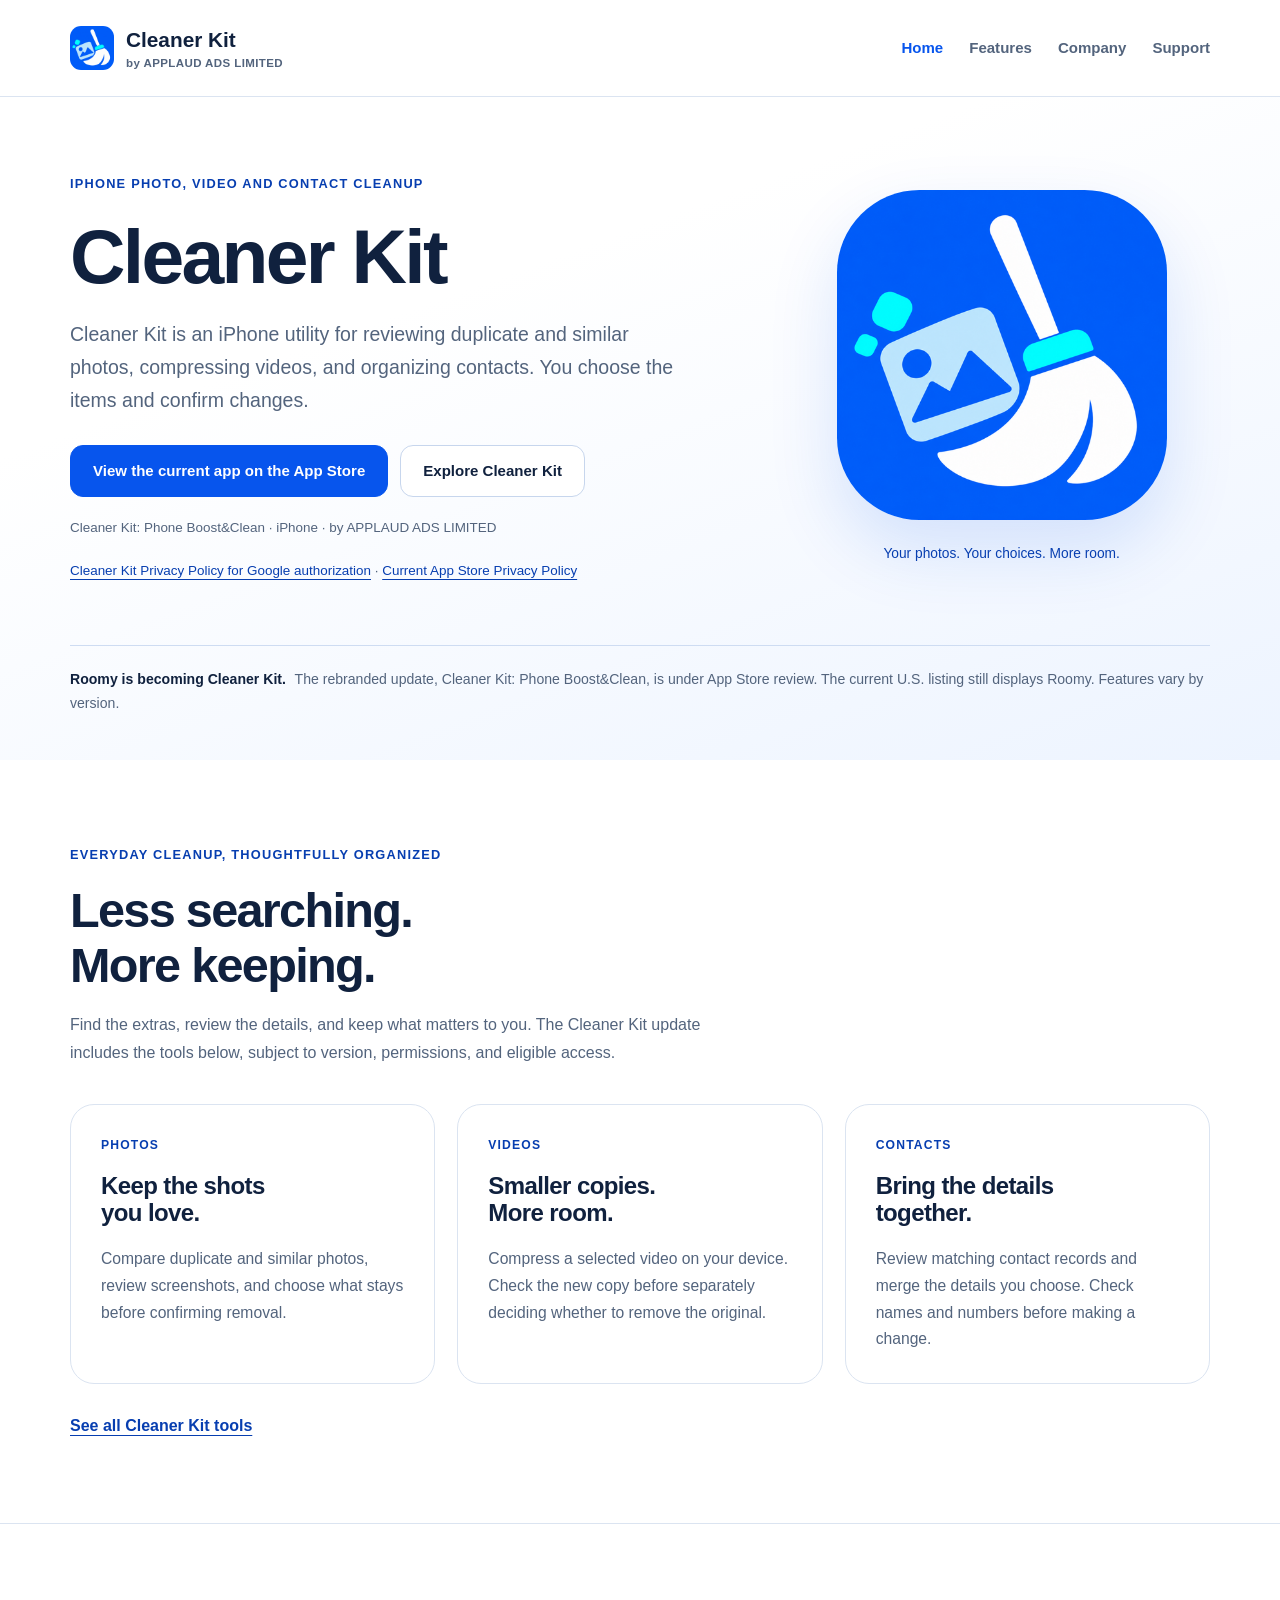
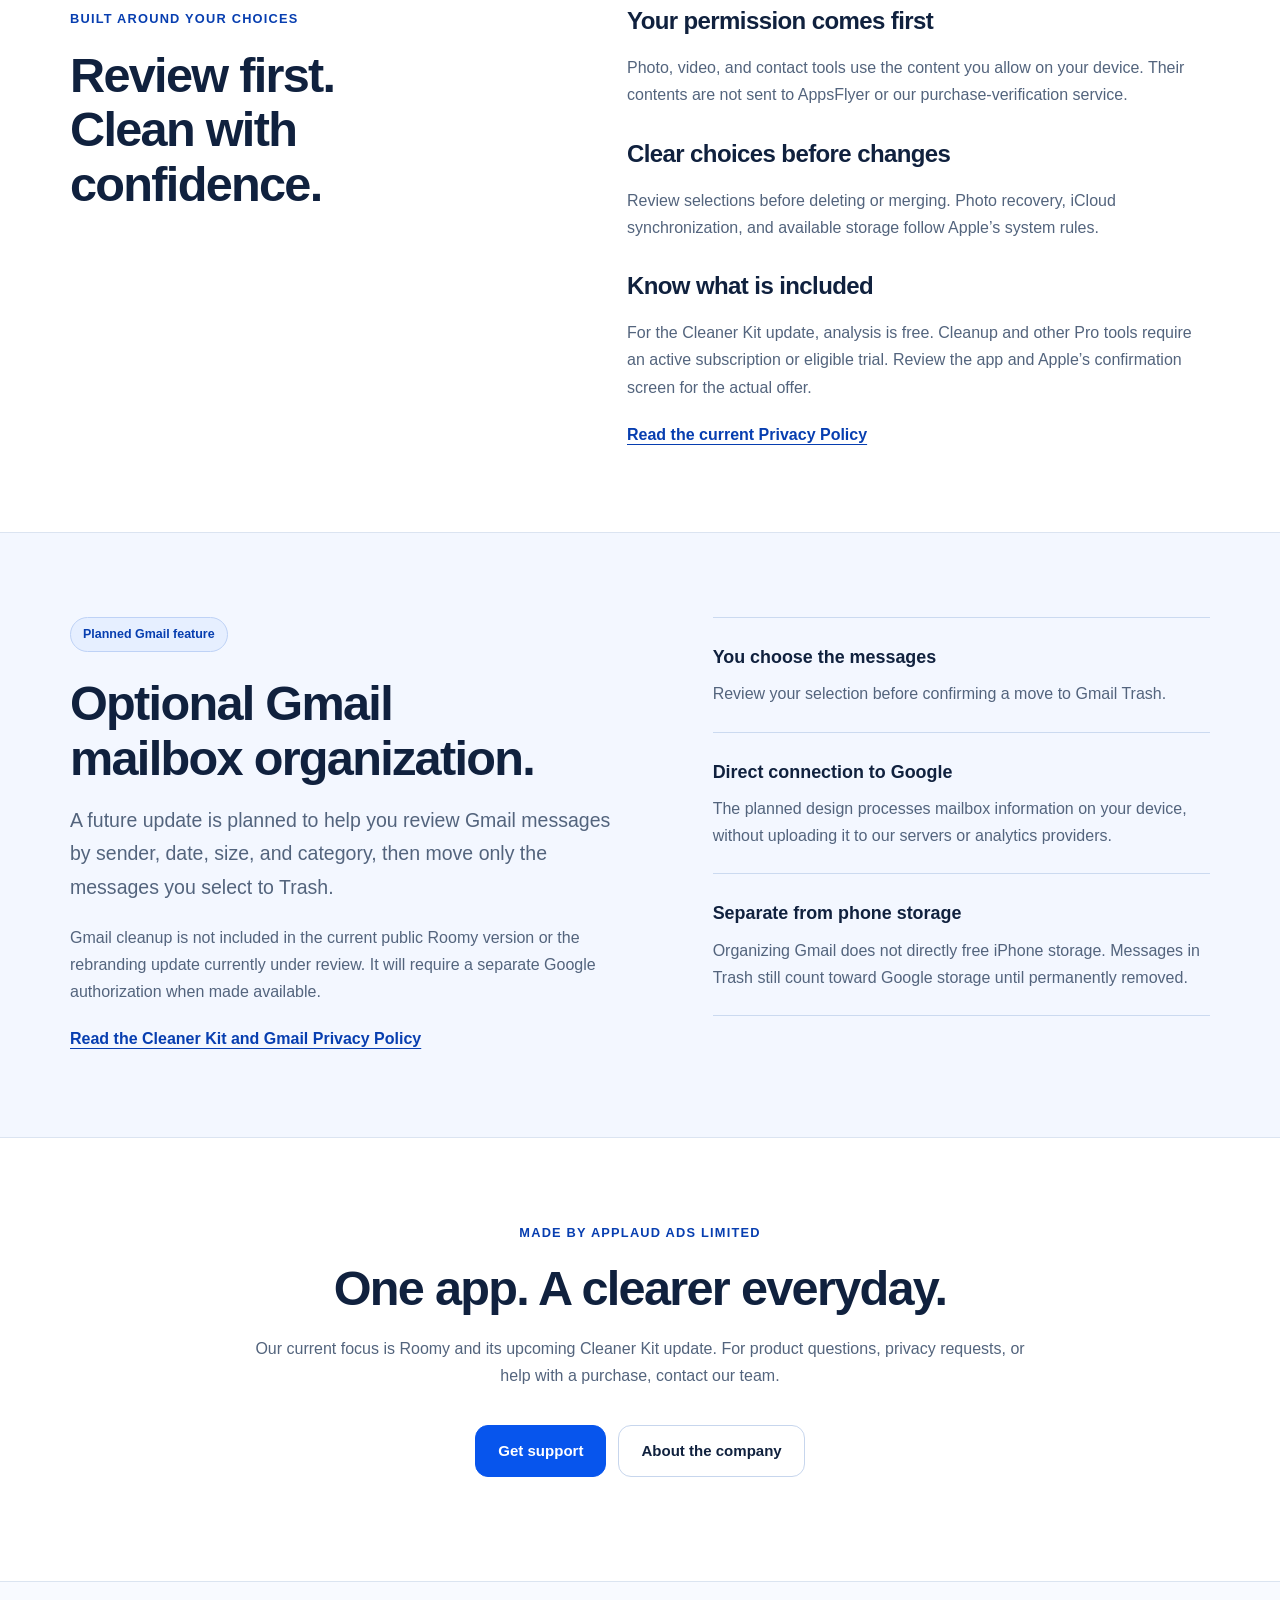
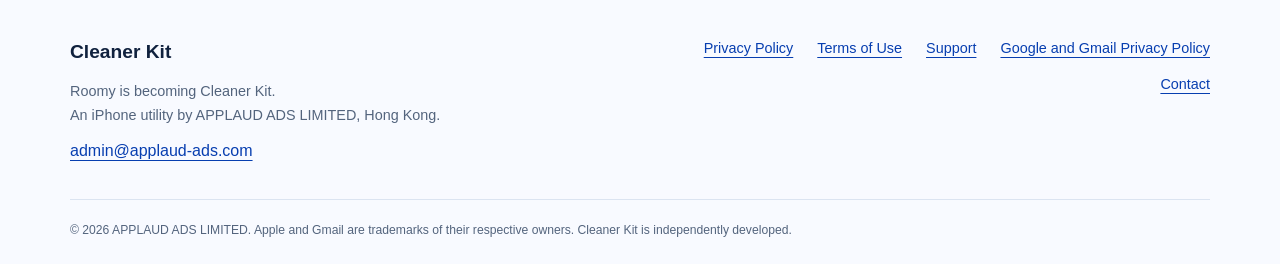
<file: index.html>
<!doctype html>
<html lang="en">
<head>
  <meta charset="utf-8">
  <meta name="viewport" content="width=device-width, initial-scale=1">
  <title>Cleaner Kit — iPhone Cleanup by APPLAUD ADS LIMITED</title>
  <meta name="description" content="Meet Cleaner Kit, the upcoming name of Roomy. Photo and video cleanup, contact organization, and a planned Gmail inbox tool by APPLAUD ADS LIMITED.">
  <meta name="theme-color" content="#0755ed">
  <link rel="canonical" href="https://applaud-ads.com/">
  <link rel="icon" type="image/png" href="favicon.png">
  <link rel="apple-touch-icon" href="cleaner-kit-icon.png">
  <link rel="stylesheet" href="site.css?v=20261119">
  <meta property="og:type" content="website">
  <meta property="og:site_name" content="Cleaner Kit · APPLAUD ADS LIMITED">
  <meta property="og:title" content="Cleaner Kit — iPhone Cleanup by APPLAUD ADS LIMITED">
  <meta property="og:description" content="Meet Cleaner Kit, the upcoming name of Roomy. Photo and video cleanup, contact organization, and a planned Gmail inbox tool by APPLAUD ADS LIMITED.">
  <meta property="og:image" content="https://applaud-ads.com/cleaner-kit-icon.png">
<script type="application/ld+json">{"@context": "https://schema.org", "@type": "SoftwareApplication", "name": "Cleaner Kit", "alternateName": ["Roomy", "Cleaner Kit: Phone Boost&Clean"], "applicationCategory": "UtilitiesApplication", "operatingSystem": "iOS", "url": "https://applaud-ads.com/", "image": "https://applaud-ads.com/cleaner-kit-icon.png", "description": "An iPhone utility for photo review, video compression and contact organization. Roomy is being rebranded as Cleaner Kit.", "publisher": {"@type": "Organization", "name": "APPLAUD ADS LIMITED", "url": "https://applaud-ads.com/", "email": "admin@applaud-ads.com"}}</script>
</head>
<body id="top">
  <a class="skip" href="#main">Skip to content</a>
  <header class="header"><div class="wrap header-inner">
    <a class="brand" href="index.html"><img src="cleaner-kit-icon.png" alt="" width="44" height="44"><span>Cleaner Kit<small>by APPLAUD ADS LIMITED</small></span></a>
    <nav aria-label="Main navigation"><a href="index.html" aria-current="page">Home</a><a href="products.html">Features</a><a href="about.html">Company</a><a href="support.html">Support</a></nav>
  </div></header>
  <main id="main" class="">
<section class="hero"><div class="wrap hero-grid"><div><p class="eyebrow">iPhone photo, video and contact cleanup</p><h1>Cleaner Kit</h1><p class="lead">Cleaner Kit is an iPhone utility for reviewing duplicate and similar photos, compressing videos, and organizing contacts. You choose the items and confirm changes.</p><div class="actions"><a class="button" href="https://apps.apple.com/us/app/id6826780380">View the current app on the App Store</a><a class="button secondary" href="products.html">Explore Cleaner Kit</a></div><p class="fine">Cleaner Kit: Phone Boost&amp;Clean · iPhone · by APPLAUD ADS LIMITED</p><p class="fine"><a href="gmail-privacy.html">Cleaner Kit Privacy Policy for Google authorization</a> · <a href="privacy-policy.html">Current App Store Privacy Policy</a></p></div><div class="brand-art"><img src="cleaner-kit-icon.png" alt="Cleaner Kit app icon: a white brush and photo on a blue background" width="512" height="512"><p>Your photos. Your choices. More room.</p></div></div><div class="wrap"><div class="release"><strong>Roomy is becoming Cleaner Kit.</strong> The rebranded update, Cleaner Kit: Phone Boost&amp;Clean, is under App Store review. The current U.S. listing still displays Roomy. Features vary by version.</div></div></section>
<section class="section"><div class="wrap"><div class="section-intro"><p class="eyebrow">Everyday cleanup, thoughtfully organized</p><h2>Less searching.<br>More keeping.</h2><p>Find the extras, review the details, and keep what matters to you. The Cleaner Kit update includes the tools below, subject to version, permissions, and eligible access.</p></div><div class="features"><article class="feature"><p class="eyebrow">Photos</p><h3>Keep the shots you love.</h3><p>Compare duplicate and similar photos, review screenshots, and choose what stays before confirming removal.</p></article><article class="feature"><p class="eyebrow">Videos</p><h3>Smaller copies. More room.</h3><p>Compress a selected video on your device. Check the new copy before separately deciding whether to remove the original.</p></article><article class="feature"><p class="eyebrow">Contacts</p><h3>Bring the details together.</h3><p>Review matching contact records and merge the details you choose. Check names and numbers before making a change.</p></article></div><p class="section-end"><a class="text-link" href="products.html">See all Cleaner Kit tools</a></p></div></section>
<section class="section"><div class="wrap principles"><div><p class="eyebrow">Built around your choices</p><h2>Review first.<br>Clean with confidence.</h2></div><div><h3>Your permission comes first</h3><p>Photo, video, and contact tools use the content you allow on your device. Their contents are not sent to AppsFlyer or our purchase-verification service.</p><h3>Clear choices before changes</h3><p>Review selections before deleting or merging. Photo recovery, iCloud synchronization, and available storage follow Apple’s system rules.</p><h3>Know what is included</h3><p>For the Cleaner Kit update, analysis is free. Cleanup and other Pro tools require an active subscription or eligible trial. Review the app and Apple’s confirmation screen for the actual offer.</p><a class="text-link" href="privacy-policy.html">Read the current Privacy Policy</a></div></div></section>
<section class="section mail-section" id="gmail"><div class="wrap mail-grid"><div><span class="badge">Planned Gmail feature</span><h2>Optional Gmail<br>mailbox organization.</h2><p class="lead">A future update is planned to help you review Gmail messages by sender, date, size, and category, then move only the messages you select to Trash.</p><p>Gmail cleanup is not included in the current public Roomy version or the rebranding update currently under review. It will require a separate Google authorization when made available.</p><a class="text-link" href="gmail-privacy.html">Read the Cleaner Kit and Gmail Privacy Policy</a></div><div class="mail-points"><div><strong>You choose the messages</strong><p>Review your selection before confirming a move to Gmail Trash.</p></div><div><strong>Direct connection to Google</strong><p>The planned design processes mailbox information on your device, without uploading it to our servers or analytics providers.</p></div><div><strong>Separate from phone storage</strong><p>Organizing Gmail does not directly free iPhone storage. Messages in Trash still count toward Google storage until permanently removed.</p></div></div></div></section>
<section class="section"><div class="wrap final-callout"><p class="eyebrow">Made by APPLAUD ADS LIMITED</p><h2>One app. A clearer everyday.</h2><p>Our current focus is Roomy and its upcoming Cleaner Kit update. For product questions, privacy requests, or help with a purchase, contact our team.</p><div class="actions"><a class="button" href="support.html">Get support</a><a class="button secondary" href="about.html">About the company</a></div></div></section></main>
  <footer class="footer"><div class="wrap footer-grid">
    <div><strong>Cleaner Kit</strong><p>Roomy is becoming Cleaner Kit.<br>An iPhone utility by APPLAUD ADS LIMITED, Hong Kong.</p><a href="mailto:admin@applaud-ads.com">admin@applaud-ads.com</a></div>
    <nav aria-label="Legal and support"><a href="privacy-policy.html">Privacy Policy</a><a href="terms-of-use.html">Terms of Use</a><a href="support.html">Support</a><a href="gmail-privacy.html">Google and Gmail Privacy Policy</a><a href="contact.html">Contact</a></nav>
  </div><div class="wrap copyright">© 2026 APPLAUD ADS LIMITED. Apple and Gmail are trademarks of their respective owners. Cleaner Kit is independently developed.</div></footer>
</body>
</html>
</file>
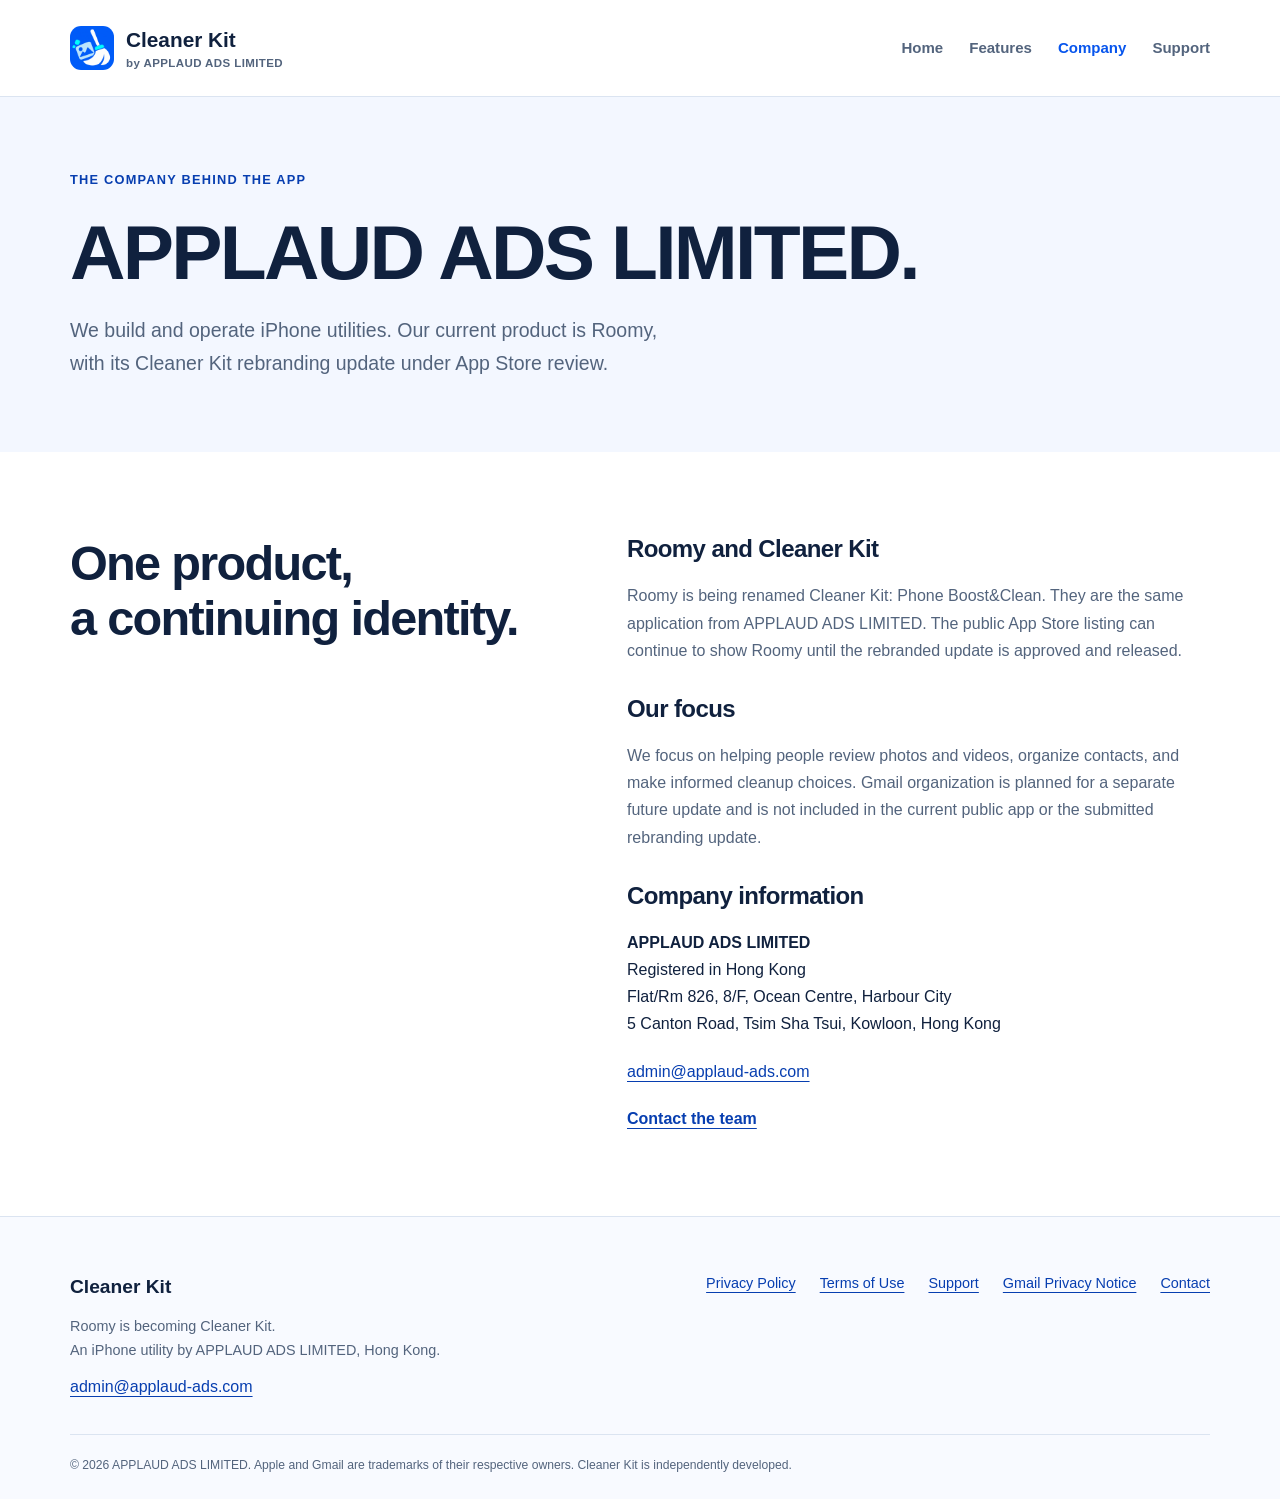
<file: about.html>
<!doctype html>
<html lang="en">
<head>
  <meta charset="utf-8">
  <meta name="viewport" content="width=device-width, initial-scale=1">
  <title>About APPLAUD ADS LIMITED — Maker of Roomy &amp; Cleaner Kit</title>
  <meta name="description" content="APPLAUD ADS LIMITED is the Hong Kong company behind Roomy and its upcoming Cleaner Kit update.">
  <meta name="theme-color" content="#0755ed">
  <link rel="canonical" href="https://applaud-ads.com/about.html">
  <link rel="icon" type="image/png" href="favicon.png">
  <link rel="apple-touch-icon" href="cleaner-kit-icon.png">
  <link rel="stylesheet" href="site.css?v=20261119">
  <meta property="og:type" content="website">
  <meta property="og:site_name" content="Cleaner Kit · APPLAUD ADS LIMITED">
  <meta property="og:title" content="About APPLAUD ADS LIMITED — Maker of Roomy &amp; Cleaner Kit">
  <meta property="og:description" content="APPLAUD ADS LIMITED is the Hong Kong company behind Roomy and its upcoming Cleaner Kit update.">
  <meta property="og:image" content="https://applaud-ads.com/cleaner-kit-icon.png">
</head>
<body id="top">
  <a class="skip" href="#main">Skip to content</a>
  <header class="header"><div class="wrap header-inner">
    <a class="brand" href="index.html"><img src="cleaner-kit-icon.png" alt="" width="44" height="44"><span>Cleaner Kit<small>by APPLAUD ADS LIMITED</small></span></a>
    <nav aria-label="Main navigation"><a href="index.html">Home</a><a href="products.html">Features</a><a href="about.html" aria-current="page">Company</a><a href="support.html">Support</a></nav>
  </div></header>
  <main id="main" class=""><section class="page-hero"><div class="wrap"><p class="eyebrow">The company behind the app</p><h1>APPLAUD ADS LIMITED.</h1><p class="lead">We build and operate iPhone utilities. Our current product is Roomy, with its Cleaner Kit rebranding update under App Store review.</p></div></section><section class="section"><div class="wrap principles"><div><h2>One product,<br>a continuing identity.</h2></div><div><h3>Roomy and Cleaner Kit</h3><p>Roomy is being renamed Cleaner Kit: Phone Boost&amp;Clean. They are the same application from APPLAUD ADS LIMITED. The public App Store listing can continue to show Roomy until the rebranded update is approved and released.</p><h3>Our focus</h3><p>We focus on helping people review photos and videos, organize contacts, and make informed cleanup choices. Gmail organization is planned for a separate future update and is not included in the current public app or the submitted rebranding update.</p><h3>Company information</h3><address><strong>APPLAUD ADS LIMITED</strong><br>Registered in Hong Kong<br>Flat/Rm 826, 8/F, Ocean Centre, Harbour City<br>5 Canton Road, Tsim Sha Tsui, Kowloon, Hong Kong</address><p><a href="mailto:admin@applaud-ads.com">admin@applaud-ads.com</a></p><a class="text-link" href="contact.html">Contact the team</a></div></div></section></main>
  <footer class="footer"><div class="wrap footer-grid">
    <div><strong>Cleaner Kit</strong><p>Roomy is becoming Cleaner Kit.<br>An iPhone utility by APPLAUD ADS LIMITED, Hong Kong.</p><a href="mailto:admin@applaud-ads.com">admin@applaud-ads.com</a></div>
    <nav aria-label="Legal and support"><a href="privacy-policy.html">Privacy Policy</a><a href="terms-of-use.html">Terms of Use</a><a href="support.html">Support</a><a href="gmail-privacy.html">Gmail Privacy Notice</a><a href="contact.html">Contact</a></nav>
  </div><div class="wrap copyright">© 2026 APPLAUD ADS LIMITED. Apple and Gmail are trademarks of their respective owners. Cleaner Kit is independently developed.</div></footer>
</body>
</html>
</file>
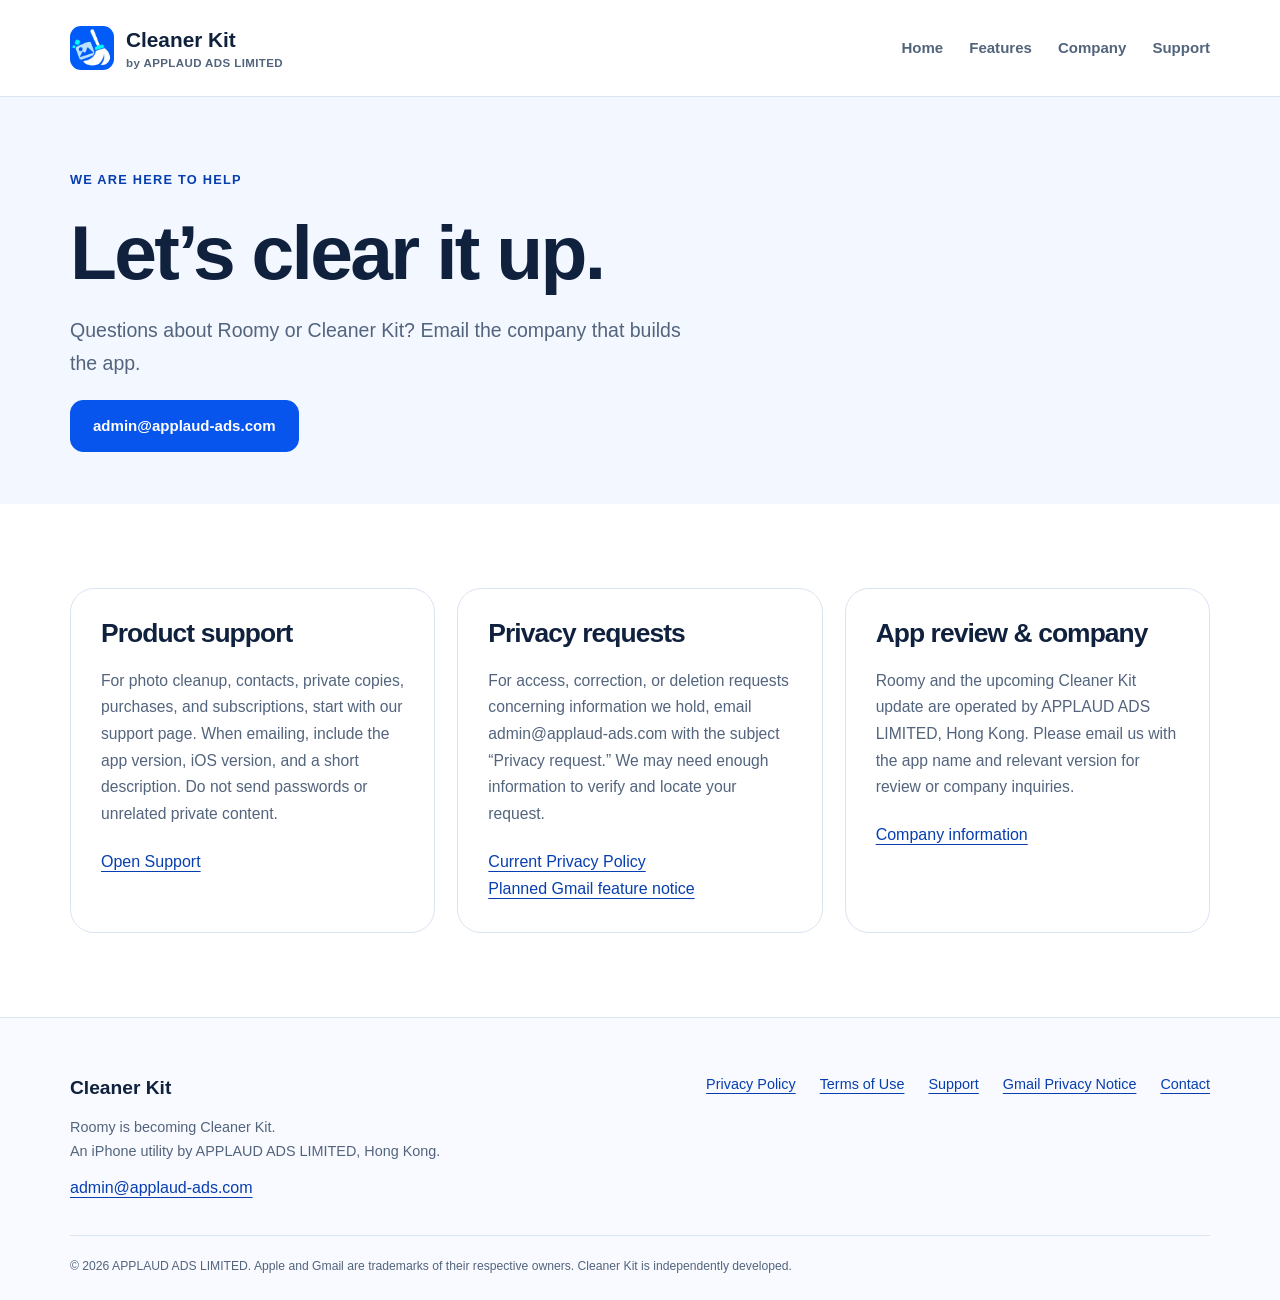
<file: contact.html>
<!doctype html>
<html lang="en">
<head>
  <meta charset="utf-8">
  <meta name="viewport" content="width=device-width, initial-scale=1">
  <title>Contact &amp; Privacy Requests — Cleaner Kit</title>
  <meta name="description" content="Contact APPLAUD ADS LIMITED for Roomy and Cleaner Kit support, privacy requests, or app review questions.">
  <meta name="theme-color" content="#0755ed">
  <link rel="canonical" href="https://applaud-ads.com/contact.html">
  <link rel="icon" type="image/png" href="favicon.png">
  <link rel="apple-touch-icon" href="cleaner-kit-icon.png">
  <link rel="stylesheet" href="site.css?v=20261119">
  <meta property="og:type" content="website">
  <meta property="og:site_name" content="Cleaner Kit · APPLAUD ADS LIMITED">
  <meta property="og:title" content="Contact &amp; Privacy Requests — Cleaner Kit">
  <meta property="og:description" content="Contact APPLAUD ADS LIMITED for Roomy and Cleaner Kit support, privacy requests, or app review questions.">
  <meta property="og:image" content="https://applaud-ads.com/cleaner-kit-icon.png">
</head>
<body id="top">
  <a class="skip" href="#main">Skip to content</a>
  <header class="header"><div class="wrap header-inner">
    <a class="brand" href="index.html"><img src="cleaner-kit-icon.png" alt="" width="44" height="44"><span>Cleaner Kit<small>by APPLAUD ADS LIMITED</small></span></a>
    <nav aria-label="Main navigation"><a href="index.html">Home</a><a href="products.html">Features</a><a href="about.html">Company</a><a href="support.html">Support</a></nav>
  </div></header>
  <main id="main" class=""><section class="page-hero"><div class="wrap"><p class="eyebrow">We are here to help</p><h1>Let’s clear it up.</h1><p class="lead">Questions about Roomy or Cleaner Kit? Email the company that builds the app.</p><a class="button" href="mailto:admin@applaud-ads.com">admin@applaud-ads.com</a></div></section><section class="section"><div class="wrap features"><article class="feature"><h2>Product support</h2><p>For photo cleanup, contacts, private copies, purchases, and subscriptions, start with our support page. When emailing, include the app version, iOS version, and a short description. Do not send passwords or unrelated private content.</p><a href="support.html">Open Support</a></article><article class="feature" id="privacy-requests"><h2>Privacy requests</h2><p>For access, correction, or deletion requests concerning information we hold, email admin@applaud-ads.com with the subject “Privacy request.” We may need enough information to verify and locate your request.</p><a href="privacy-policy.html">Current Privacy Policy</a><br><a href="gmail-privacy.html">Planned Gmail feature notice</a></article><article class="feature" id="app-review"><h2>App review &amp; company</h2><p>Roomy and the upcoming Cleaner Kit update are operated by APPLAUD ADS LIMITED, Hong Kong. Please email us with the app name and relevant version for review or company inquiries.</p><a href="about.html">Company information</a></article></div></section></main>
  <footer class="footer"><div class="wrap footer-grid">
    <div><strong>Cleaner Kit</strong><p>Roomy is becoming Cleaner Kit.<br>An iPhone utility by APPLAUD ADS LIMITED, Hong Kong.</p><a href="mailto:admin@applaud-ads.com">admin@applaud-ads.com</a></div>
    <nav aria-label="Legal and support"><a href="privacy-policy.html">Privacy Policy</a><a href="terms-of-use.html">Terms of Use</a><a href="support.html">Support</a><a href="gmail-privacy.html">Gmail Privacy Notice</a><a href="contact.html">Contact</a></nav>
  </div><div class="wrap copyright">© 2026 APPLAUD ADS LIMITED. Apple and Gmail are trademarks of their respective owners. Cleaner Kit is independently developed.</div></footer>
</body>
</html>
</file>
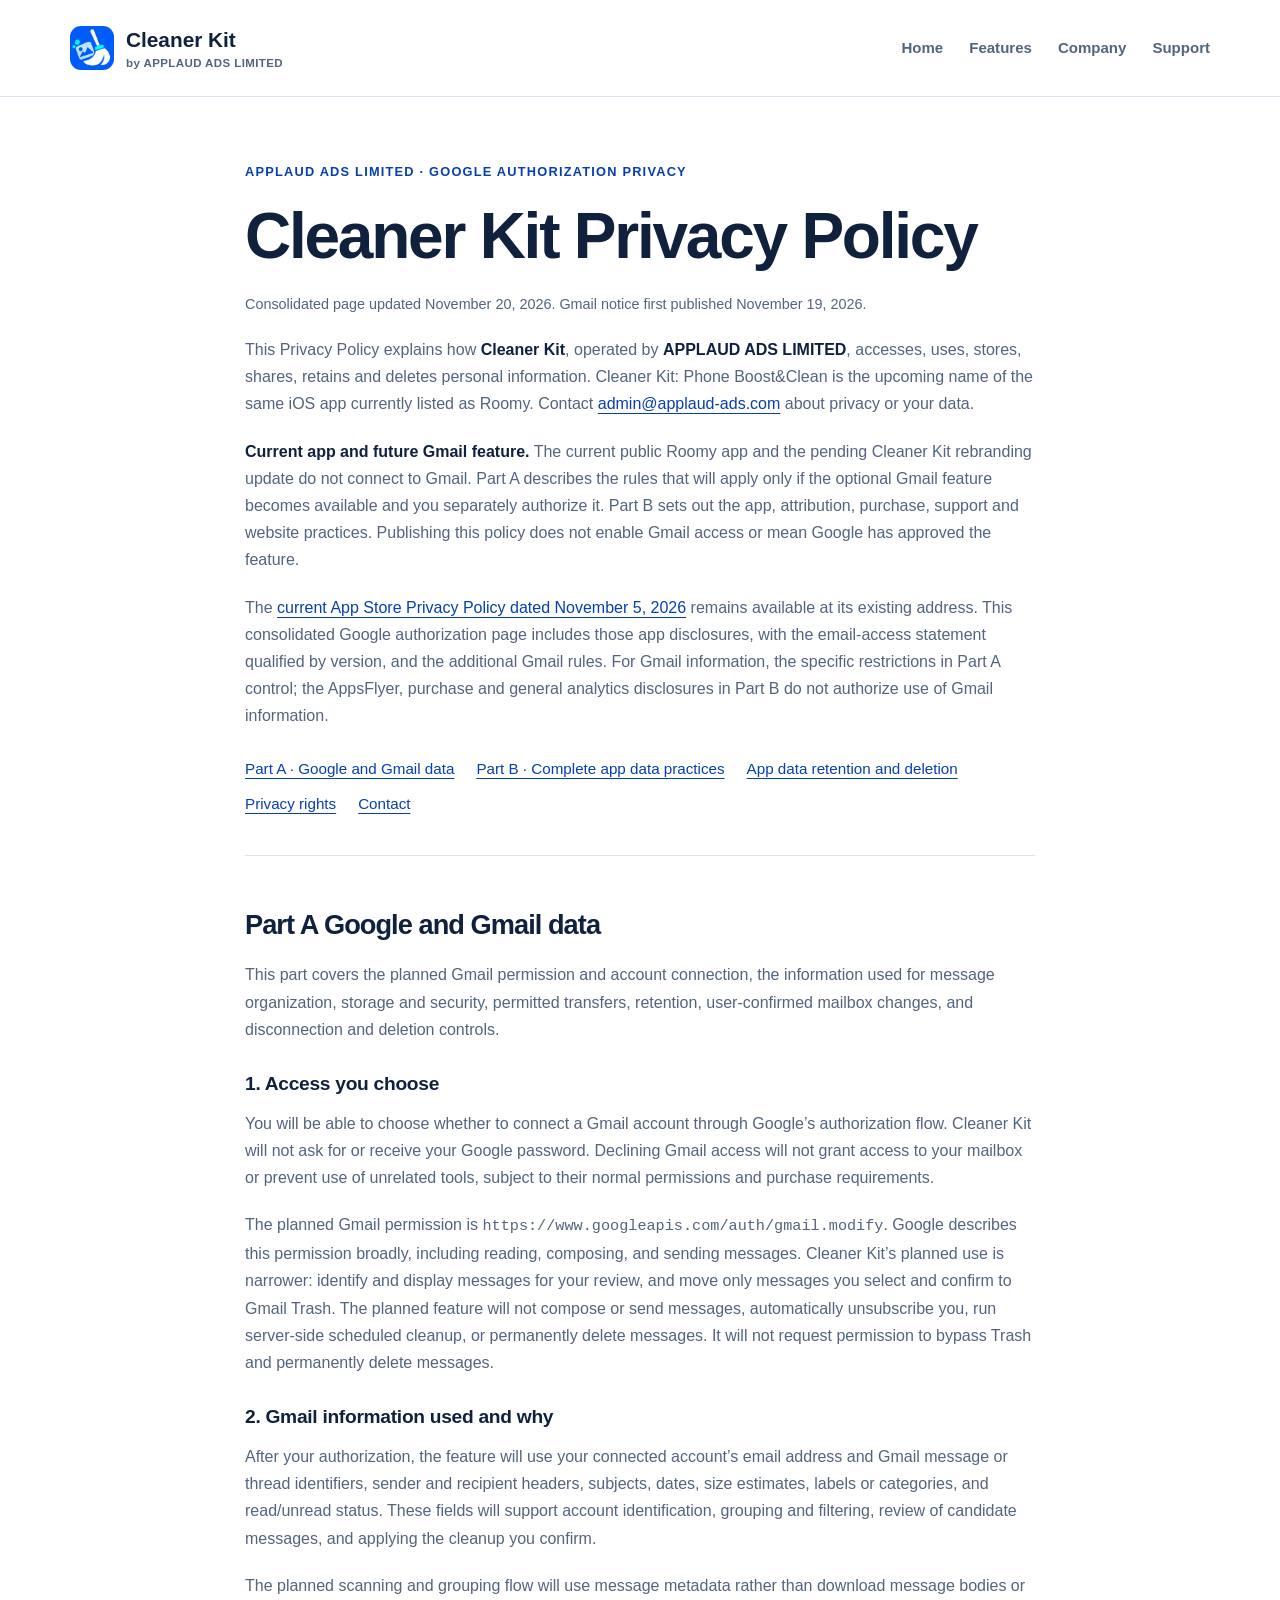
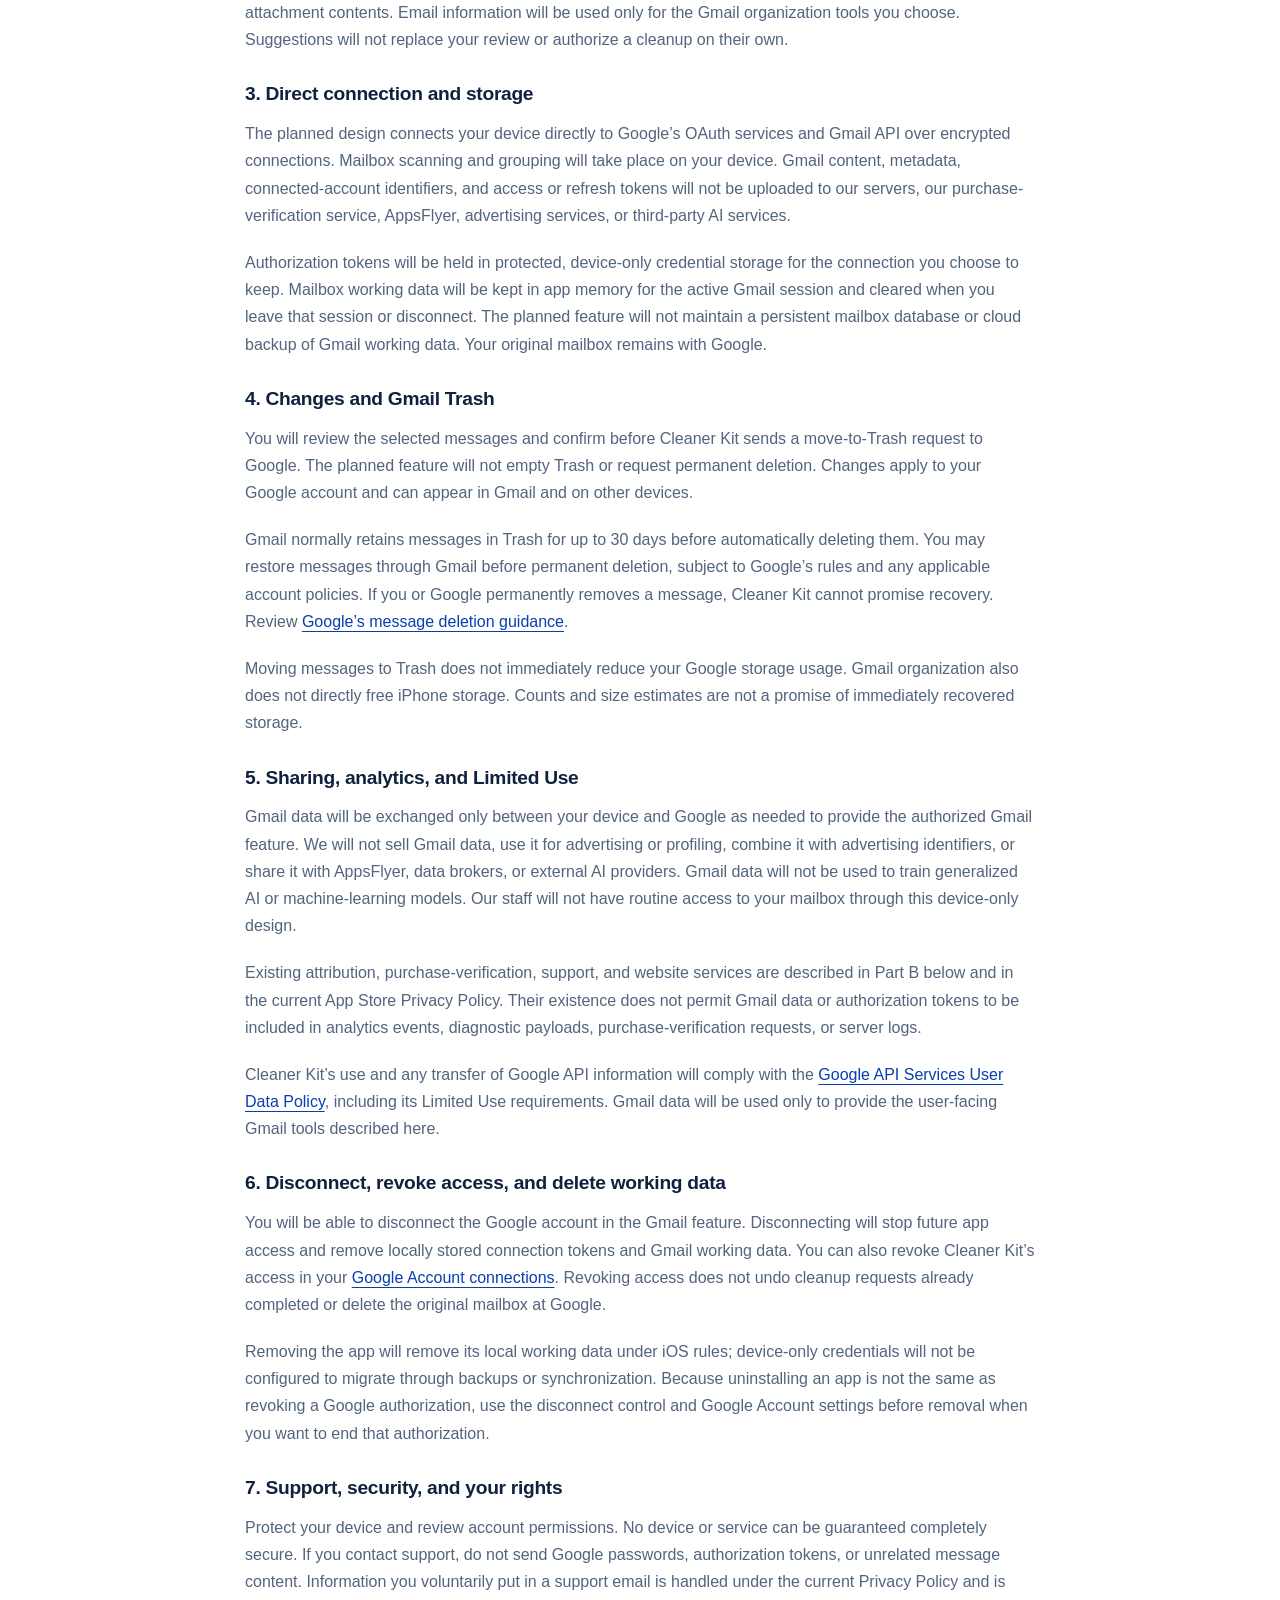
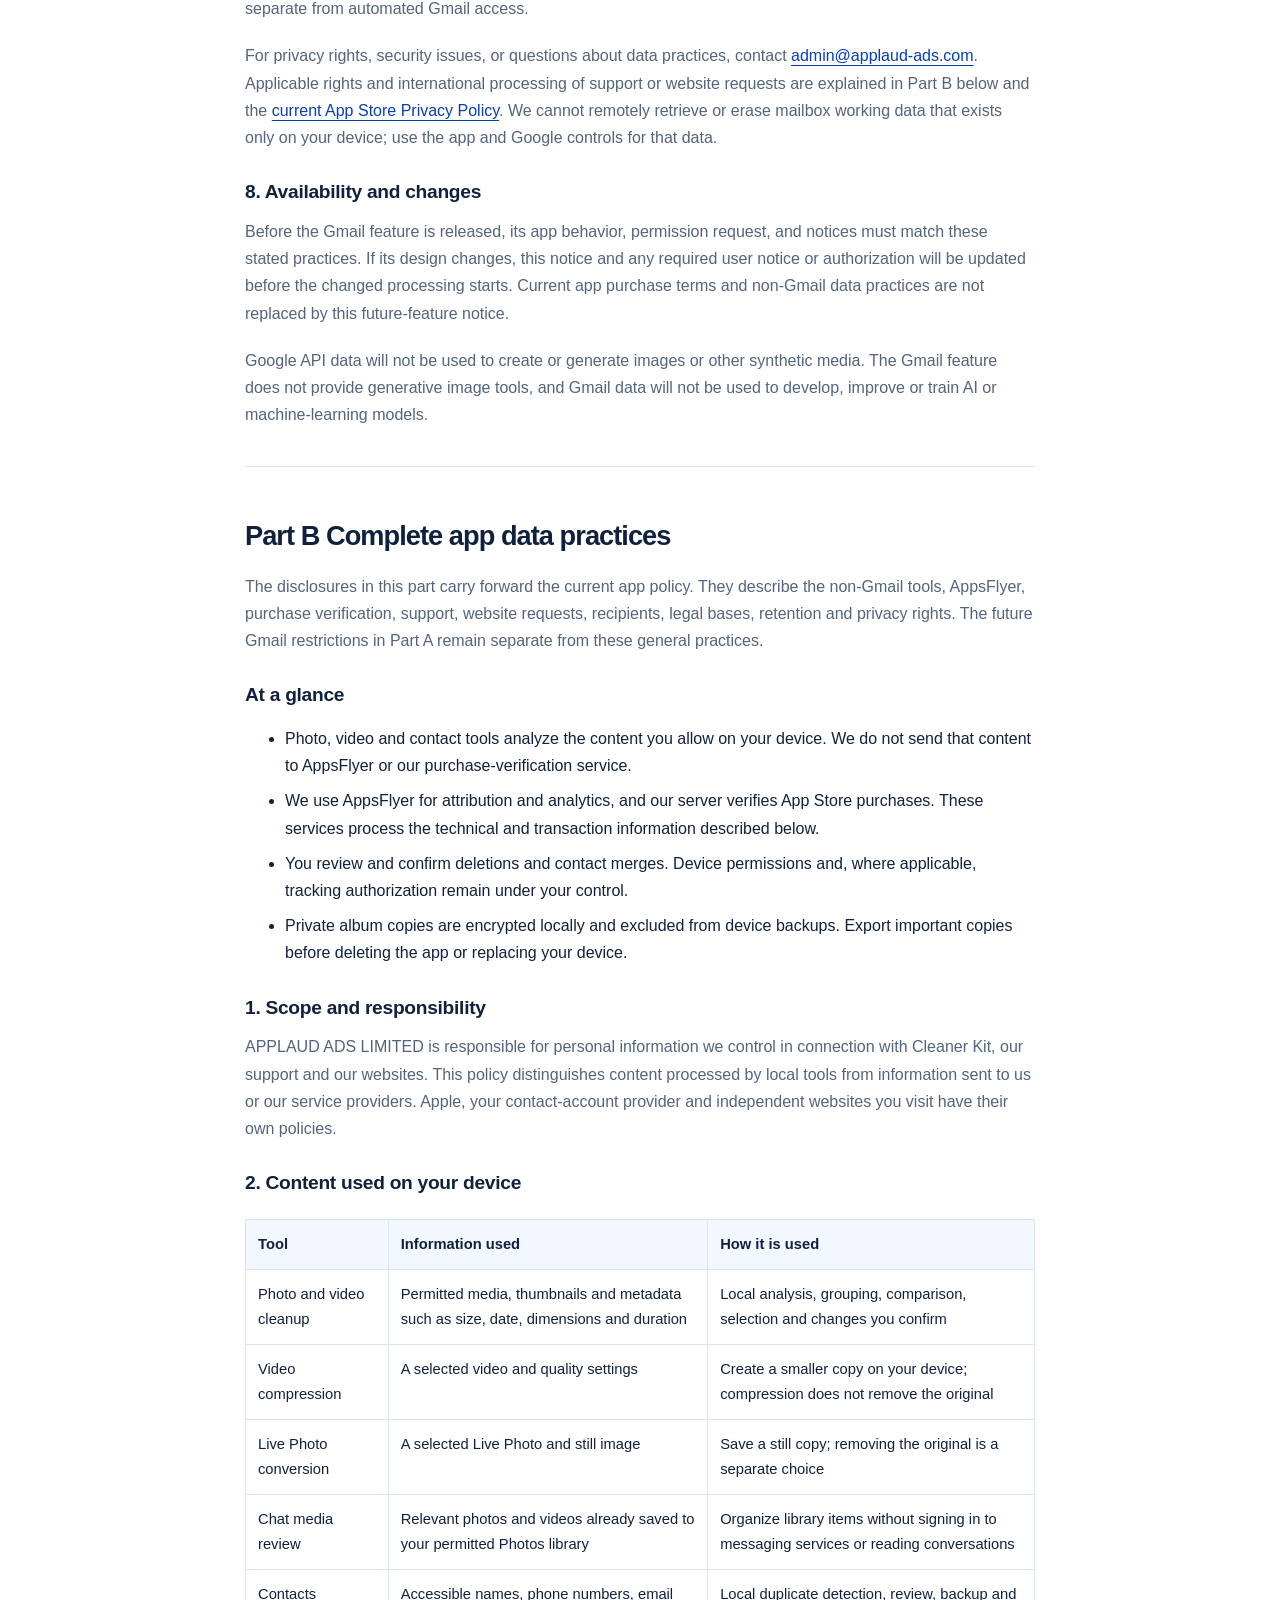
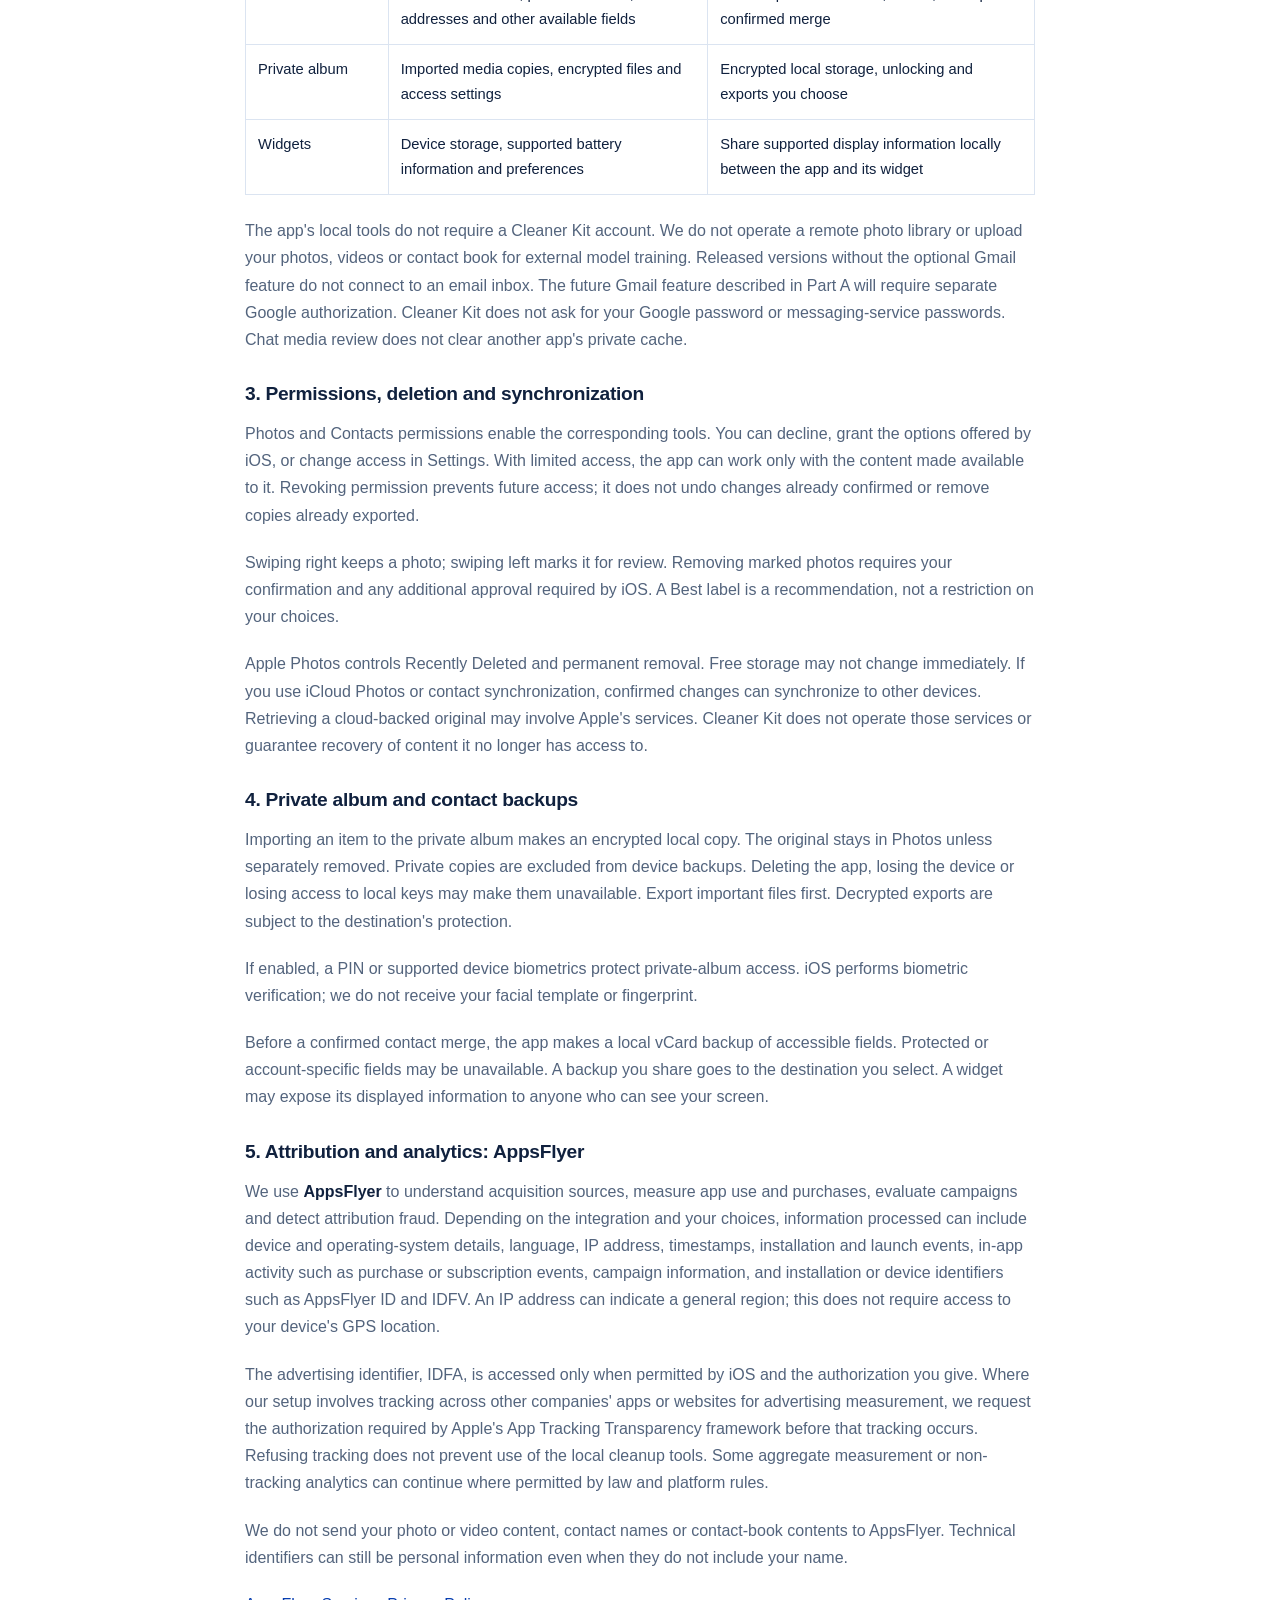
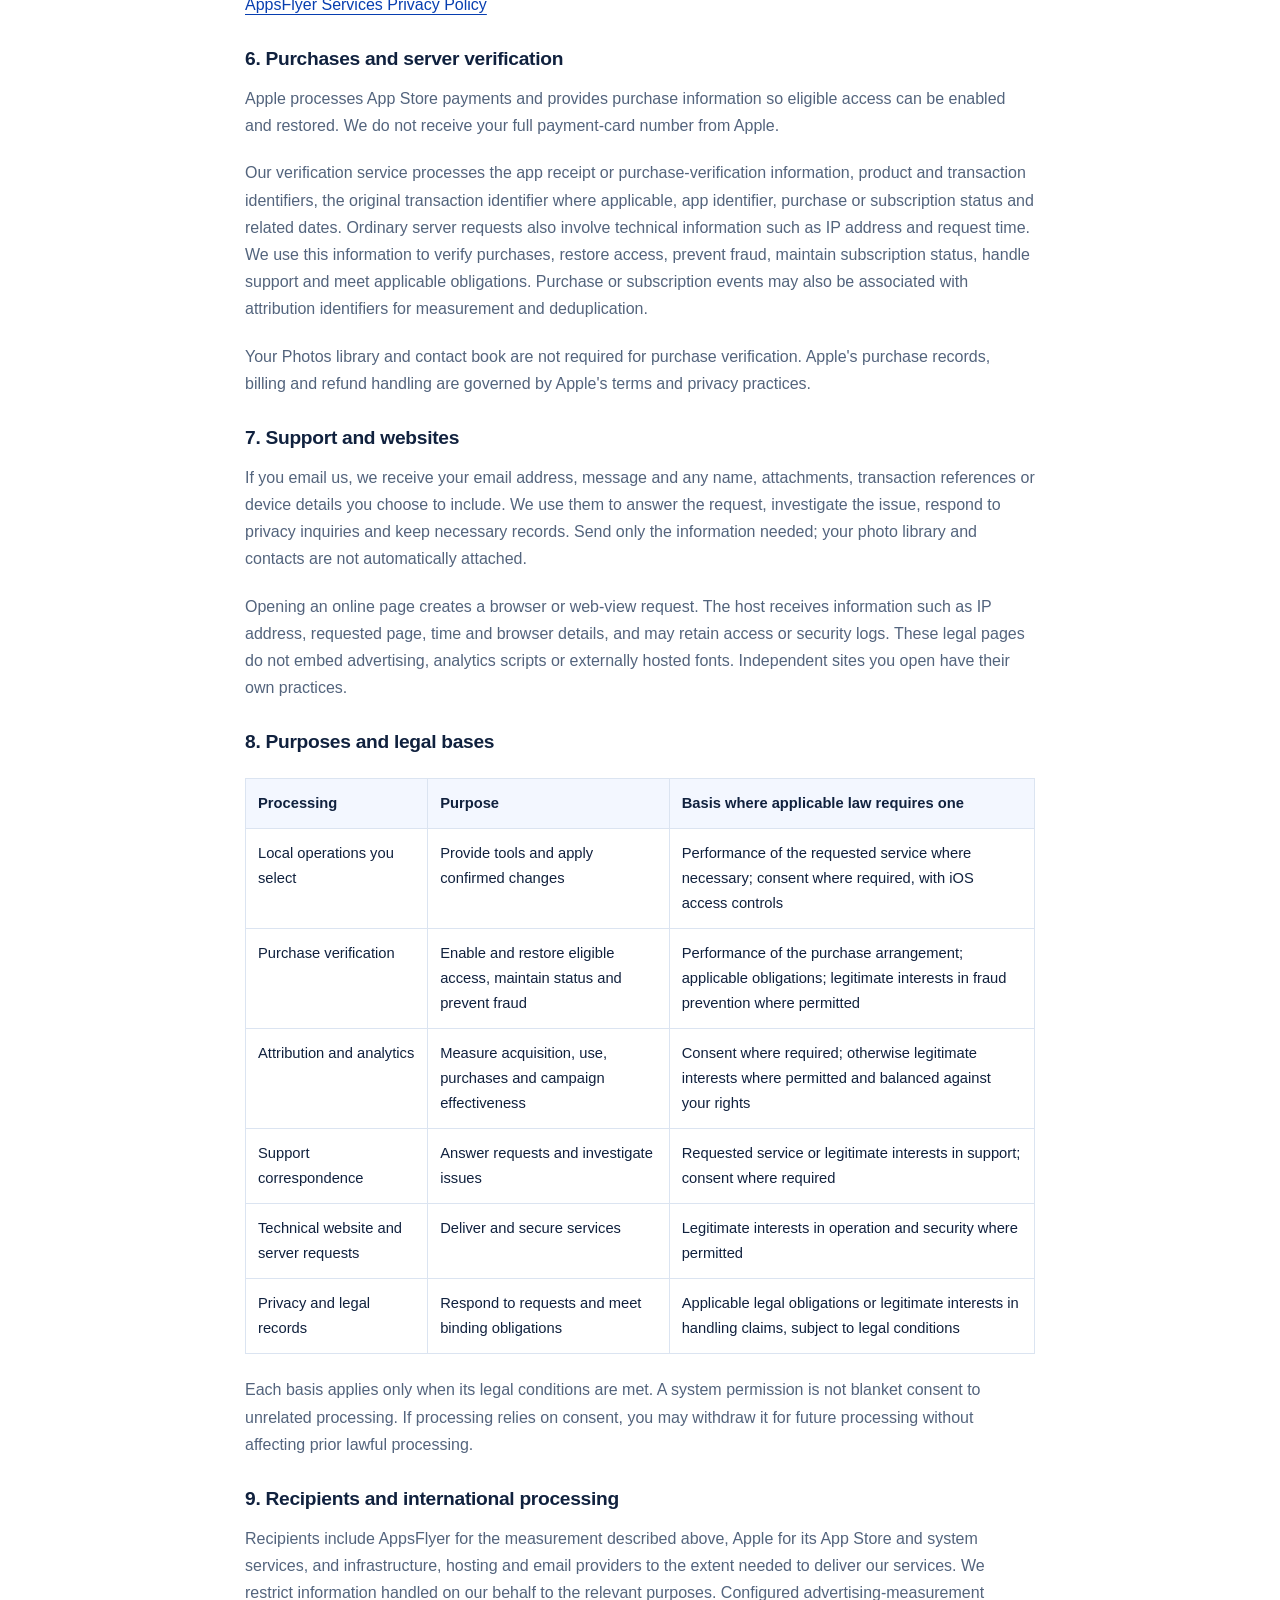
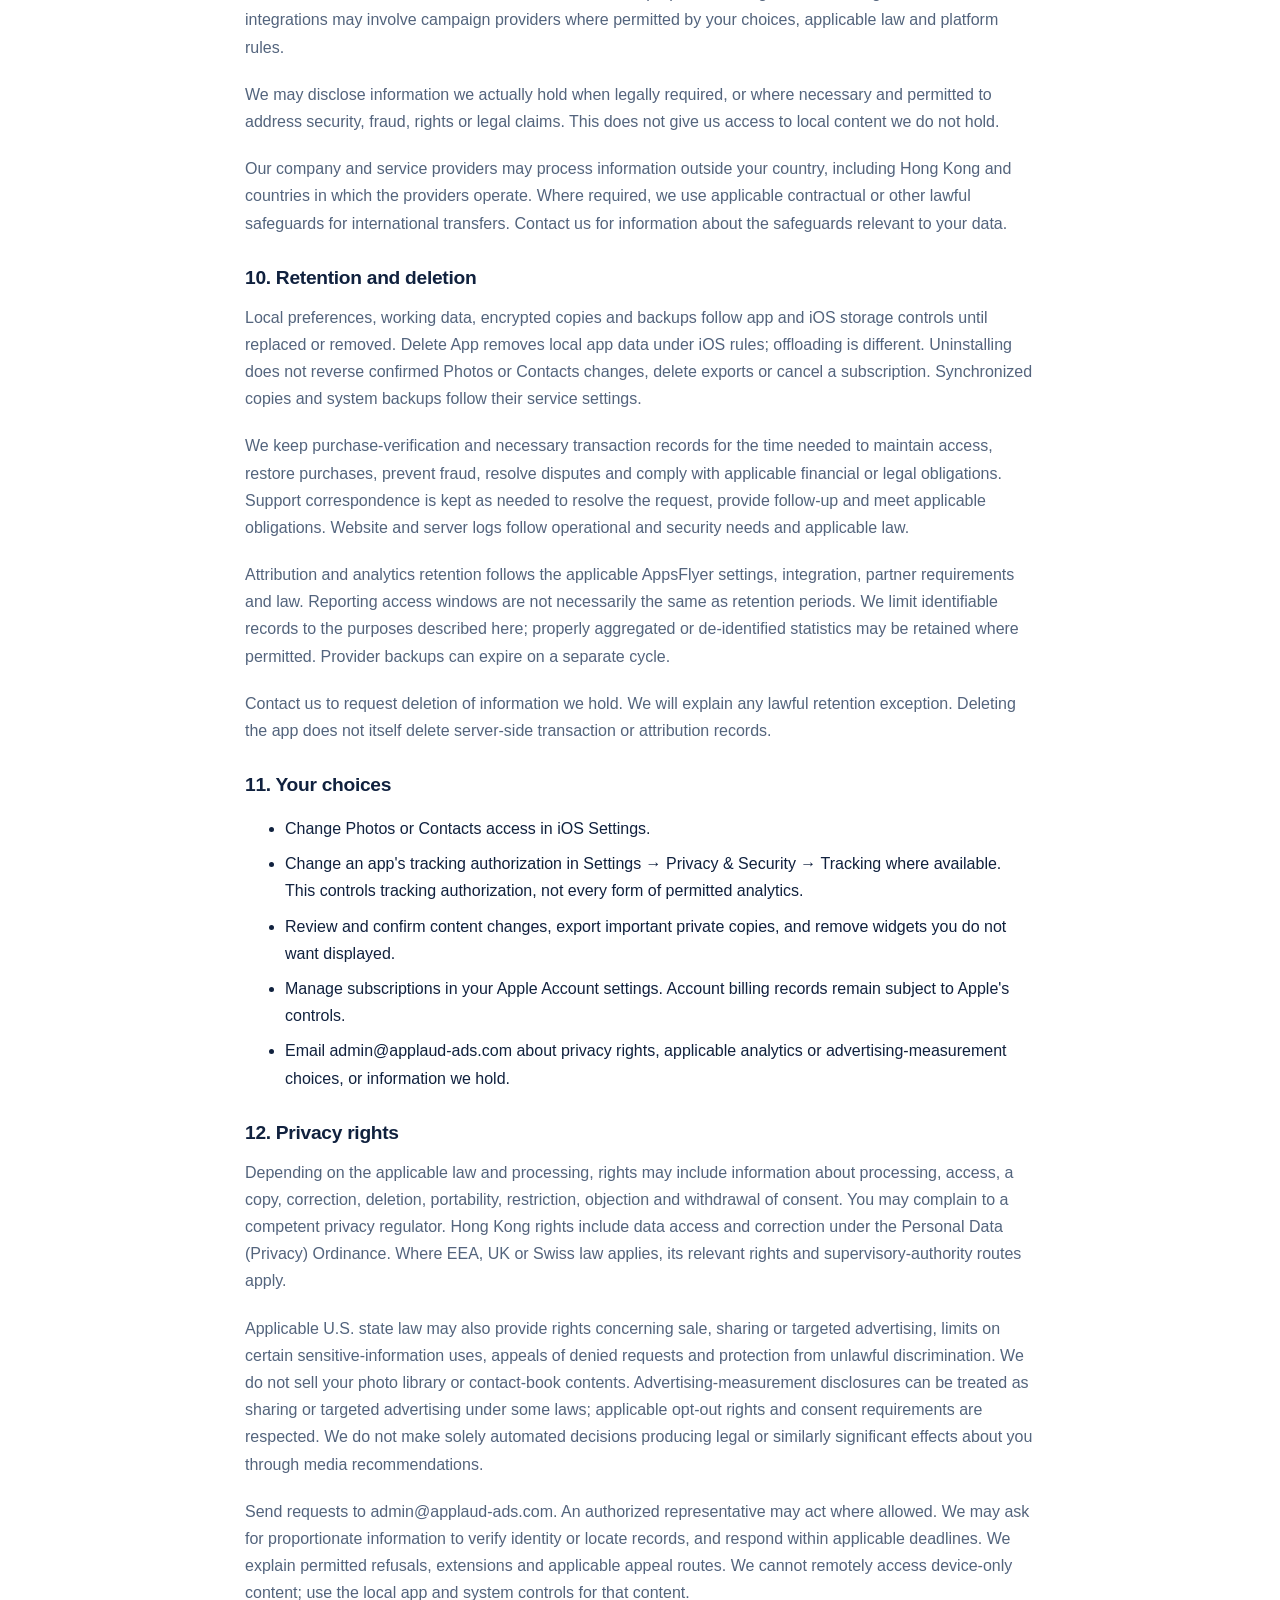
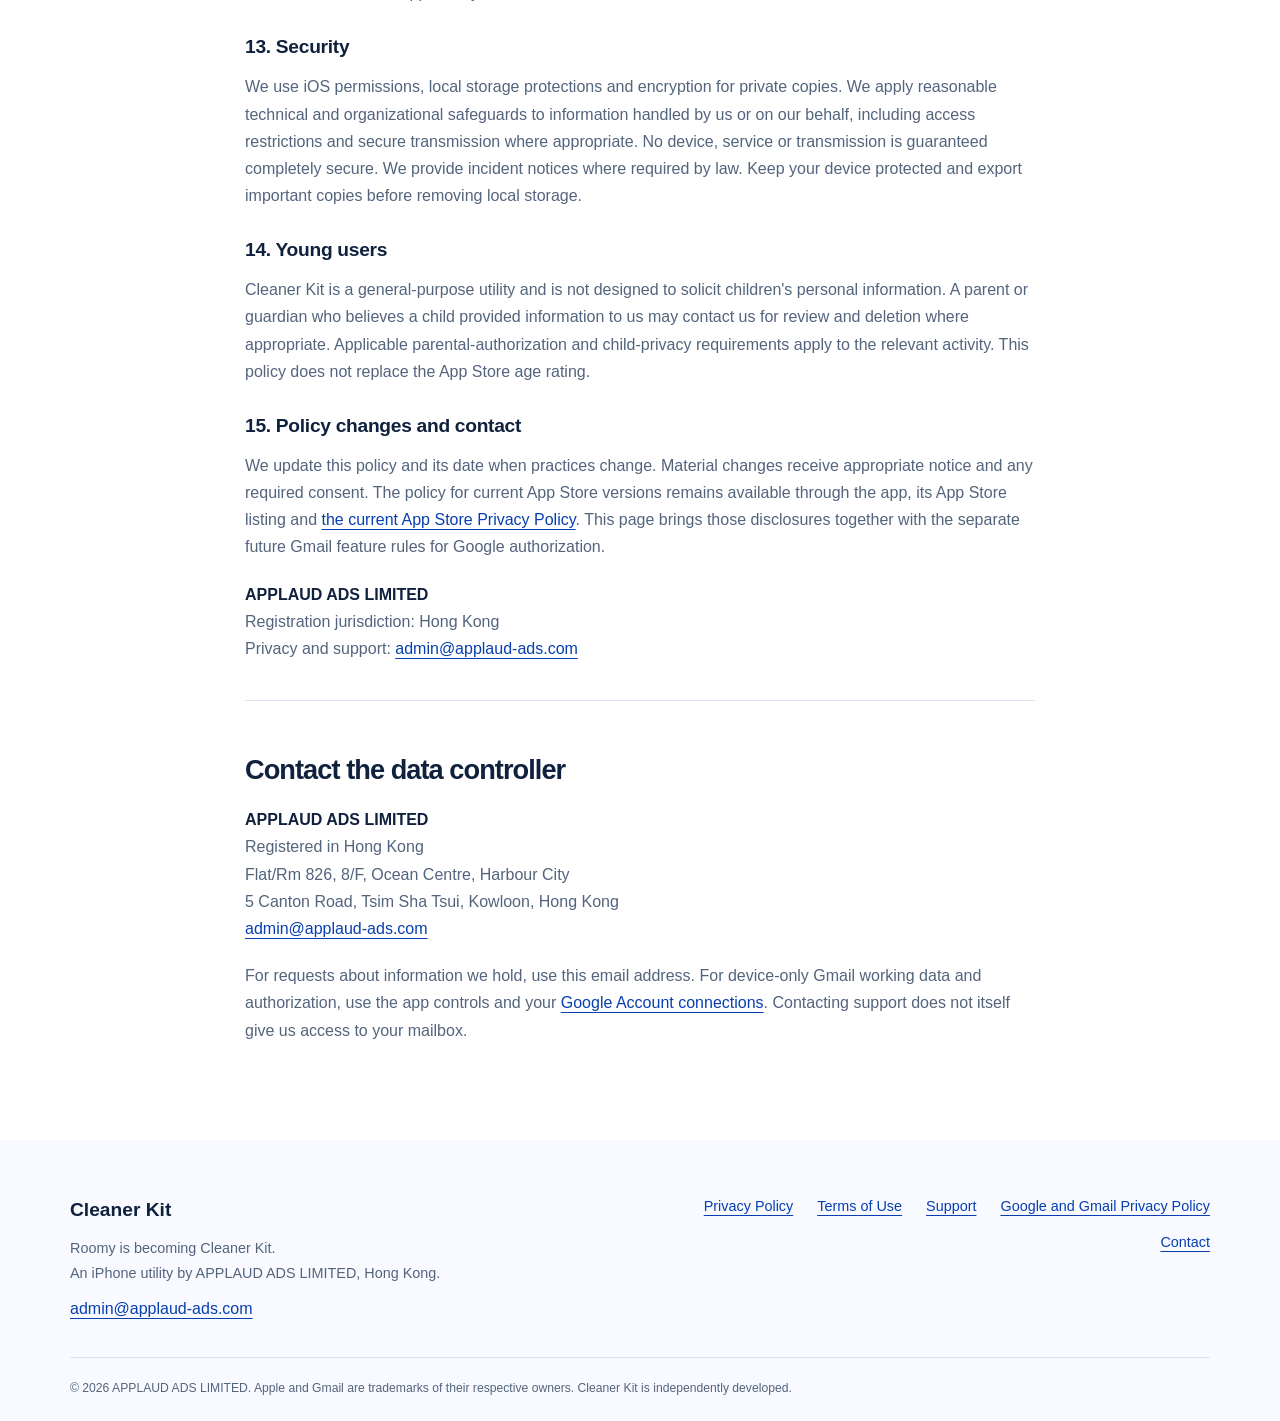
<file: gmail-privacy.html>
<!doctype html>
<html lang="en">
<head>
  <meta charset="utf-8">
  <meta name="viewport" content="width=device-width, initial-scale=1">
  <title>Cleaner Kit Privacy Policy — App and Gmail Data</title>
  <meta name="description" content="Cleaner Kit Privacy Policy: complete app data practices and planned Gmail data access, use, storage, sharing, security, retention, deletion and user controls.">
  <meta name="theme-color" content="#0755ed">
  <link rel="canonical" href="https://applaud-ads.com/gmail-privacy.html">
  <link rel="icon" type="image/png" href="favicon.png">
  <link rel="apple-touch-icon" href="cleaner-kit-icon.png">
  <link rel="stylesheet" href="site.css?v=20261119">
  <meta property="og:type" content="website">
  <meta property="og:site_name" content="Cleaner Kit · APPLAUD ADS LIMITED">
  <meta property="og:title" content="Cleaner Kit Privacy Policy — App and Gmail Data">
  <meta property="og:description" content="Cleaner Kit Privacy Policy: complete app data practices and planned Gmail data access, use, storage, sharing, security, retention, deletion and user controls.">
  <meta property="og:image" content="https://applaud-ads.com/cleaner-kit-icon.png">
<style>
.policy-contents{display:flex;flex-wrap:wrap;gap:10px 22px;margin:26px 0 38px;font-size:.95rem}
.policy-part{margin-top:38px;padding-top:10px;border-top:1px solid var(--line)}
.reading .policy-part h3{font-size:1.2rem;line-height:1.4;margin:28px 0 12px;letter-spacing:-.015em}
.policy-table{overflow-x:auto;margin:22px 0}.policy-table table{border-collapse:collapse;min-width:550px;width:100%;font-size:.92rem}
.policy-table th,.policy-table td{border:1px solid var(--line);padding:12px;vertical-align:top;text-align:left}
.policy-table th{background:var(--wash)}.reading li{margin:8px 0}.reading code{overflow-wrap:anywhere}
</style>
</head>
<body id="top">
  <a class="skip" href="#main">Skip to content</a>
  <header class="header"><div class="wrap header-inner">
    <a class="brand" href="index.html"><img src="cleaner-kit-icon.png" alt="" width="44" height="44"><span>Cleaner Kit<small>by APPLAUD ADS LIMITED</small></span></a>
    <nav aria-label="Main navigation"><a href="index.html">Home</a><a href="products.html">Features</a><a href="about.html">Company</a><a href="support.html">Support</a></nav>
  </div></header>
  <main id="main" class="reading"><div class="wrap narrow"><p class="eyebrow">APPLAUD ADS LIMITED · Google authorization privacy</p>
<h1>Cleaner Kit Privacy Policy</h1>
<p class="date">Consolidated page updated November 20, 2026. Gmail notice first published November 19, 2026.</p>
<p>This Privacy Policy explains how <strong>Cleaner Kit</strong>, operated by <strong>APPLAUD ADS LIMITED</strong>, accesses, uses, stores, shares, retains and deletes personal information. Cleaner Kit: Phone Boost&amp;Clean is the upcoming name of the same iOS app currently listed as Roomy. Contact <a href="mailto:admin@applaud-ads.com">admin@applaud-ads.com</a> about privacy or your data.</p>
<p><strong>Current app and future Gmail feature.</strong> The current public Roomy app and the pending Cleaner Kit rebranding update do not connect to Gmail. Part A describes the rules that will apply only if the optional Gmail feature becomes available and you separately authorize it. Part B sets out the app, attribution, purchase, support and website practices. Publishing this policy does not enable Gmail access or mean Google has approved the feature.</p>
<p>The <a href="privacy-policy.html">current App Store Privacy Policy dated November 5, 2026</a> remains available at its existing address. This consolidated Google authorization page includes those app disclosures, with the email-access statement qualified by version, and the additional Gmail rules. For Gmail information, the specific restrictions in Part A control; the AppsFlyer, purchase and general analytics disclosures in Part B do not authorize use of Gmail information.</p>
<nav class="policy-contents" aria-label="Privacy Policy contents"><a href="#google-data">Part A · Google and Gmail data</a><a href="#app-data">Part B · Complete app data practices</a><a href="#app-10-retention-and-deletion">App data retention and deletion</a><a href="#app-12-privacy-rights">Privacy rights</a><a href="#privacy-contact">Contact</a></nav>
<section class="policy-part" id="google-data"><h2>Part A Google and Gmail data</h2>
<p>This part covers the planned Gmail permission and account connection, the information used for message organization, storage and security, permitted transfers, retention, user-confirmed mailbox changes, and disconnection and deletion controls.</p><h3 id="gmail-1">1. Access you choose</h3><p>You will be able to choose whether to connect a Gmail account through Google’s authorization flow. Cleaner Kit will not ask for or receive your Google password. Declining Gmail access will not grant access to your mailbox or prevent use of unrelated tools, subject to their normal permissions and purchase requirements.</p><p>The planned Gmail permission is <code>https://www.googleapis.com/auth/gmail.modify</code>. Google describes this permission broadly, including reading, composing, and sending messages. Cleaner Kit’s planned use is narrower: identify and display messages for your review, and move only messages you select and confirm to Gmail Trash. The planned feature will not compose or send messages, automatically unsubscribe you, run server-side scheduled cleanup, or permanently delete messages. It will not request permission to bypass Trash and permanently delete messages.</p>
<h3 id="gmail-2">2. Gmail information used and why</h3><p>After your authorization, the feature will use your connected account’s email address and Gmail message or thread identifiers, sender and recipient headers, subjects, dates, size estimates, labels or categories, and read/unread status. These fields will support account identification, grouping and filtering, review of candidate messages, and applying the cleanup you confirm.</p><p>The planned scanning and grouping flow will use message metadata rather than download message bodies or attachment contents. Email information will be used only for the Gmail organization tools you choose. Suggestions will not replace your review or authorize a cleanup on their own.</p>
<h3 id="gmail-3">3. Direct connection and storage</h3><p>The planned design connects your device directly to Google’s OAuth services and Gmail API over encrypted connections. Mailbox scanning and grouping will take place on your device. Gmail content, metadata, connected-account identifiers, and access or refresh tokens will not be uploaded to our servers, our purchase-verification service, AppsFlyer, advertising services, or third-party AI services.</p><p>Authorization tokens will be held in protected, device-only credential storage for the connection you choose to keep. Mailbox working data will be kept in app memory for the active Gmail session and cleared when you leave that session or disconnect. The planned feature will not maintain a persistent mailbox database or cloud backup of Gmail working data. Your original mailbox remains with Google.</p>
<h3 id="gmail-4">4. Changes and Gmail Trash</h3><p>You will review the selected messages and confirm before Cleaner Kit sends a move-to-Trash request to Google. The planned feature will not empty Trash or request permanent deletion. Changes apply to your Google account and can appear in Gmail and on other devices.</p><p>Gmail normally retains messages in Trash for up to 30 days before automatically deleting them. You may restore messages through Gmail before permanent deletion, subject to Google’s rules and any applicable account policies. If you or Google permanently removes a message, Cleaner Kit cannot promise recovery. Review <a href="https://support.google.com/mail/answer/7401?hl=en">Google’s message deletion guidance</a>.</p><p>Moving messages to Trash does not immediately reduce your Google storage usage. Gmail organization also does not directly free iPhone storage. Counts and size estimates are not a promise of immediately recovered storage.</p>
<h3 id="gmail-5">5. Sharing, analytics, and Limited Use</h3><p>Gmail data will be exchanged only between your device and Google as needed to provide the authorized Gmail feature. We will not sell Gmail data, use it for advertising or profiling, combine it with advertising identifiers, or share it with AppsFlyer, data brokers, or external AI providers. Gmail data will not be used to train generalized AI or machine-learning models. Our staff will not have routine access to your mailbox through this device-only design.</p><p>Existing attribution, purchase-verification, support, and website services are described in Part B below and in the current App Store Privacy Policy. Their existence does not permit Gmail data or authorization tokens to be included in analytics events, diagnostic payloads, purchase-verification requests, or server logs.</p><p>Cleaner Kit’s use and any transfer of Google API information will comply with the <a href="https://developers.google.com/terms/api-services-user-data-policy">Google API Services User Data Policy</a>, including its Limited Use requirements. Gmail data will be used only to provide the user-facing Gmail tools described here.</p>
<h3 id="gmail-6">6. Disconnect, revoke access, and delete working data</h3><p>You will be able to disconnect the Google account in the Gmail feature. Disconnecting will stop future app access and remove locally stored connection tokens and Gmail working data. You can also revoke Cleaner Kit’s access in your <a href="https://myaccount.google.com/connections">Google Account connections</a>. Revoking access does not undo cleanup requests already completed or delete the original mailbox at Google.</p><p>Removing the app will remove its local working data under iOS rules; device-only credentials will not be configured to migrate through backups or synchronization. Because uninstalling an app is not the same as revoking a Google authorization, use the disconnect control and Google Account settings before removal when you want to end that authorization.</p>
<h3 id="gmail-7">7. Support, security, and your rights</h3><p>Protect your device and review account permissions. No device or service can be guaranteed completely secure. If you contact support, do not send Google passwords, authorization tokens, or unrelated message content. Information you voluntarily put in a support email is handled under the current Privacy Policy and is separate from automated Gmail access.</p><p>For privacy rights, security issues, or questions about data practices, contact <a href="mailto:admin@applaud-ads.com?subject=Gmail%20privacy%20request">admin@applaud-ads.com</a>. Applicable rights and international processing of support or website requests are explained in Part B below and the <a href="privacy-policy.html">current App Store Privacy Policy</a>. We cannot remotely retrieve or erase mailbox working data that exists only on your device; use the app and Google controls for that data.</p>
<h3 id="gmail-8">8. Availability and changes</h3><p>Before the Gmail feature is released, its app behavior, permission request, and notices must match these stated practices. If its design changes, this notice and any required user notice or authorization will be updated before the changed processing starts. Current app purchase terms and non-Gmail data practices are not replaced by this future-feature notice.</p><p>Google API data will not be used to create or generate images or other synthetic media. The Gmail feature does not provide generative image tools, and Gmail data will not be used to develop, improve or train AI or machine-learning models.</p></section><section class="policy-part" id="app-data"><h2>Part B Complete app data practices</h2><p>The disclosures in this part carry forward the current app policy. They describe the non-Gmail tools, AppsFlyer, purchase verification, support, website requests, recipients, legal bases, retention and privacy rights. The future Gmail restrictions in Part A remain separate from these general practices.</p><h3 id="app-at-a-glance">At a glance</h3>
<ul>
<li>Photo, video and contact tools analyze the content you allow on your device. We do not send that content to AppsFlyer or our purchase-verification service.</li>
<li>We use AppsFlyer for attribution and analytics, and our server verifies App Store purchases. These services process the technical and transaction information described below.</li>
<li>You review and confirm deletions and contact merges. Device permissions and, where applicable, tracking authorization remain under your control.</li>
<li>Private album copies are encrypted locally and excluded from device backups. Export important copies before deleting the app or replacing your device.</li>
</ul>
<h3 id="app-1-scope-and-responsibility">1. Scope and responsibility</h3>
<p>APPLAUD ADS LIMITED is responsible for personal information we control in connection with Cleaner Kit, our support and our websites. This policy distinguishes content processed by local tools from information sent to us or our service providers. Apple, your contact-account provider and independent websites you visit have their own policies.</p>
<h3 id="app-2-content-used-on-your-device">2. Content used on your device</h3>
<div class="policy-table" tabindex="0" aria-label="Privacy information table"><table>
<thead>
<tr>
<th>Tool</th>
<th>Information used</th>
<th>How it is used</th>
</tr>
</thead>
<tbody>
<tr>
<td>Photo and video cleanup</td>
<td>Permitted media, thumbnails and metadata such as size, date, dimensions and duration</td>
<td>Local analysis, grouping, comparison, selection and changes you confirm</td>
</tr>
<tr>
<td>Video compression</td>
<td>A selected video and quality settings</td>
<td>Create a smaller copy on your device; compression does not remove the original</td>
</tr>
<tr>
<td>Live Photo conversion</td>
<td>A selected Live Photo and still image</td>
<td>Save a still copy; removing the original is a separate choice</td>
</tr>
<tr>
<td>Chat media review</td>
<td>Relevant photos and videos already saved to your permitted Photos library</td>
<td>Organize library items without signing in to messaging services or reading conversations</td>
</tr>
<tr>
<td>Contacts</td>
<td>Accessible names, phone numbers, email addresses and other available fields</td>
<td>Local duplicate detection, review, backup and confirmed merge</td>
</tr>
<tr>
<td>Private album</td>
<td>Imported media copies, encrypted files and access settings</td>
<td>Encrypted local storage, unlocking and exports you choose</td>
</tr>
<tr>
<td>Widgets</td>
<td>Device storage, supported battery information and preferences</td>
<td>Share supported display information locally between the app and its widget</td>
</tr>
</tbody>
</table></div>
<p>The app's local tools do not require a Cleaner Kit account. We do not operate a remote photo library or upload your photos, videos or contact book for external model training. Released versions without the optional Gmail feature do not connect to an email inbox. The future Gmail feature described in Part A will require separate Google authorization. Cleaner Kit does not ask for your Google password or messaging-service passwords. Chat media review does not clear another app's private cache.</p>
<h3 id="app-3-permissions-deletion-and-synchronization">3. Permissions, deletion and synchronization</h3>
<p>Photos and Contacts permissions enable the corresponding tools. You can decline, grant the options offered by iOS, or change access in Settings. With limited access, the app can work only with the content made available to it. Revoking permission prevents future access; it does not undo changes already confirmed or remove copies already exported.</p>
<p>Swiping right keeps a photo; swiping left marks it for review. Removing marked photos requires your confirmation and any additional approval required by iOS. A Best label is a recommendation, not a restriction on your choices.</p>
<p>Apple Photos controls Recently Deleted and permanent removal. Free storage may not change immediately. If you use iCloud Photos or contact synchronization, confirmed changes can synchronize to other devices. Retrieving a cloud-backed original may involve Apple's services. Cleaner Kit does not operate those services or guarantee recovery of content it no longer has access to.</p>
<h3 id="app-4-private-album-and-contact-backups">4. Private album and contact backups</h3>
<p>Importing an item to the private album makes an encrypted local copy. The original stays in Photos unless separately removed. Private copies are excluded from device backups. Deleting the app, losing the device or losing access to local keys may make them unavailable. Export important files first. Decrypted exports are subject to the destination's protection.</p>
<p>If enabled, a PIN or supported device biometrics protect private-album access. iOS performs biometric verification; we do not receive your facial template or fingerprint.</p>
<p>Before a confirmed contact merge, the app makes a local vCard backup of accessible fields. Protected or account-specific fields may be unavailable. A backup you share goes to the destination you select. A widget may expose its displayed information to anyone who can see your screen.</p>
<h3 id="app-5-attribution-and-analytics-appsflyer">5. Attribution and analytics: AppsFlyer</h3>
<p>We use <strong>AppsFlyer</strong> to understand acquisition sources, measure app use and purchases, evaluate campaigns and detect attribution fraud. Depending on the integration and your choices, information processed can include device and operating-system details, language, IP address, timestamps, installation and launch events, in-app activity such as purchase or subscription events, campaign information, and installation or device identifiers such as AppsFlyer ID and IDFV. An IP address can indicate a general region; this does not require access to your device's GPS location.</p>
<p>The advertising identifier, IDFA, is accessed only when permitted by iOS and the authorization you give. Where our setup involves tracking across other companies' apps or websites for advertising measurement, we request the authorization required by Apple's App Tracking Transparency framework before that tracking occurs. Refusing tracking does not prevent use of the local cleanup tools. Some aggregate measurement or non-tracking analytics can continue where permitted by law and platform rules.</p>
<p>We do not send your photo or video content, contact names or contact-book contents to AppsFlyer. Technical identifiers can still be personal information even when they do not include your name.</p>
<p><a href="https://www.appsflyer.com/legal/services-privacy-policy/">AppsFlyer Services Privacy Policy</a></p>
<h3 id="app-6-purchases-and-server-verification">6. Purchases and server verification</h3>
<p>Apple processes App Store payments and provides purchase information so eligible access can be enabled and restored. We do not receive your full payment-card number from Apple.</p>
<p>Our verification service processes the app receipt or purchase-verification information, product and transaction identifiers, the original transaction identifier where applicable, app identifier, purchase or subscription status and related dates. Ordinary server requests also involve technical information such as IP address and request time. We use this information to verify purchases, restore access, prevent fraud, maintain subscription status, handle support and meet applicable obligations. Purchase or subscription events may also be associated with attribution identifiers for measurement and deduplication.</p>
<p>Your Photos library and contact book are not required for purchase verification. Apple's purchase records, billing and refund handling are governed by Apple's terms and privacy practices.</p>
<h3 id="app-7-support-and-websites">7. Support and websites</h3>
<p>If you email us, we receive your email address, message and any name, attachments, transaction references or device details you choose to include. We use them to answer the request, investigate the issue, respond to privacy inquiries and keep necessary records. Send only the information needed; your photo library and contacts are not automatically attached.</p>
<p>Opening an online page creates a browser or web-view request. The host receives information such as IP address, requested page, time and browser details, and may retain access or security logs. These legal pages do not embed advertising, analytics scripts or externally hosted fonts. Independent sites you open have their own practices.</p>
<h3 id="app-8-purposes-and-legal-bases">8. Purposes and legal bases</h3>
<div class="policy-table" tabindex="0" aria-label="Privacy information table"><table>
<thead>
<tr>
<th>Processing</th>
<th>Purpose</th>
<th>Basis where applicable law requires one</th>
</tr>
</thead>
<tbody>
<tr>
<td>Local operations you select</td>
<td>Provide tools and apply confirmed changes</td>
<td>Performance of the requested service where necessary; consent where required, with iOS access controls</td>
</tr>
<tr>
<td>Purchase verification</td>
<td>Enable and restore eligible access, maintain status and prevent fraud</td>
<td>Performance of the purchase arrangement; applicable obligations; legitimate interests in fraud prevention where permitted</td>
</tr>
<tr>
<td>Attribution and analytics</td>
<td>Measure acquisition, use, purchases and campaign effectiveness</td>
<td>Consent where required; otherwise legitimate interests where permitted and balanced against your rights</td>
</tr>
<tr>
<td>Support correspondence</td>
<td>Answer requests and investigate issues</td>
<td>Requested service or legitimate interests in support; consent where required</td>
</tr>
<tr>
<td>Technical website and server requests</td>
<td>Deliver and secure services</td>
<td>Legitimate interests in operation and security where permitted</td>
</tr>
<tr>
<td>Privacy and legal records</td>
<td>Respond to requests and meet binding obligations</td>
<td>Applicable legal obligations or legitimate interests in handling claims, subject to legal conditions</td>
</tr>
</tbody>
</table></div>
<p>Each basis applies only when its legal conditions are met. A system permission is not blanket consent to unrelated processing. If processing relies on consent, you may withdraw it for future processing without affecting prior lawful processing.</p>
<h3 id="app-9-recipients-and-international-processing">9. Recipients and international processing</h3>
<p>Recipients include AppsFlyer for the measurement described above, Apple for its App Store and system services, and infrastructure, hosting and email providers to the extent needed to deliver our services. We restrict information handled on our behalf to the relevant purposes. Configured advertising-measurement integrations may involve campaign providers where permitted by your choices, applicable law and platform rules.</p>
<p>We may disclose information we actually hold when legally required, or where necessary and permitted to address security, fraud, rights or legal claims. This does not give us access to local content we do not hold.</p>
<p>Our company and service providers may process information outside your country, including Hong Kong and countries in which the providers operate. Where required, we use applicable contractual or other lawful safeguards for international transfers. Contact us for information about the safeguards relevant to your data.</p>
<h3 id="app-10-retention-and-deletion">10. Retention and deletion</h3>
<p>Local preferences, working data, encrypted copies and backups follow app and iOS storage controls until replaced or removed. Delete App removes local app data under iOS rules; offloading is different. Uninstalling does not reverse confirmed Photos or Contacts changes, delete exports or cancel a subscription. Synchronized copies and system backups follow their service settings.</p>
<p>We keep purchase-verification and necessary transaction records for the time needed to maintain access, restore purchases, prevent fraud, resolve disputes and comply with applicable financial or legal obligations. Support correspondence is kept as needed to resolve the request, provide follow-up and meet applicable obligations. Website and server logs follow operational and security needs and applicable law.</p>
<p>Attribution and analytics retention follows the applicable AppsFlyer settings, integration, partner requirements and law. Reporting access windows are not necessarily the same as retention periods. We limit identifiable records to the purposes described here; properly aggregated or de-identified statistics may be retained where permitted. Provider backups can expire on a separate cycle.</p>
<p>Contact us to request deletion of information we hold. We will explain any lawful retention exception. Deleting the app does not itself delete server-side transaction or attribution records.</p>
<h3 id="app-11-your-choices">11. Your choices</h3>
<ul>
<li>Change Photos or Contacts access in iOS Settings.</li>
<li>Change an app's tracking authorization in Settings → Privacy &amp; Security → Tracking where available. This controls tracking authorization, not every form of permitted analytics.</li>
<li>Review and confirm content changes, export important private copies, and remove widgets you do not want displayed.</li>
<li>Manage subscriptions in your Apple Account settings. Account billing records remain subject to Apple's controls.</li>
<li>Email admin@applaud-ads.com about privacy rights, applicable analytics or advertising-measurement choices, or information we hold.</li>
</ul>
<h3 id="app-12-privacy-rights">12. Privacy rights</h3>
<p>Depending on the applicable law and processing, rights may include information about processing, access, a copy, correction, deletion, portability, restriction, objection and withdrawal of consent. You may complain to a competent privacy regulator. Hong Kong rights include data access and correction under the Personal Data (Privacy) Ordinance. Where EEA, UK or Swiss law applies, its relevant rights and supervisory-authority routes apply.</p>
<p>Applicable U.S. state law may also provide rights concerning sale, sharing or targeted advertising, limits on certain sensitive-information uses, appeals of denied requests and protection from unlawful discrimination. We do not sell your photo library or contact-book contents. Advertising-measurement disclosures can be treated as sharing or targeted advertising under some laws; applicable opt-out rights and consent requirements are respected. We do not make solely automated decisions producing legal or similarly significant effects about you through media recommendations.</p>
<p>Send requests to admin@applaud-ads.com. An authorized representative may act where allowed. We may ask for proportionate information to verify identity or locate records, and respond within applicable deadlines. We explain permitted refusals, extensions and applicable appeal routes. We cannot remotely access device-only content; use the local app and system controls for that content.</p>
<h3 id="app-13-security">13. Security</h3>
<p>We use iOS permissions, local storage protections and encryption for private copies. We apply reasonable technical and organizational safeguards to information handled by us or on our behalf, including access restrictions and secure transmission where appropriate. No device, service or transmission is guaranteed completely secure. We provide incident notices where required by law. Keep your device protected and export important copies before removing local storage.</p>
<h3 id="app-14-young-users">14. Young users</h3>
<p>Cleaner Kit is a general-purpose utility and is not designed to solicit children's personal information. A parent or guardian who believes a child provided information to us may contact us for review and deletion where appropriate. Applicable parental-authorization and child-privacy requirements apply to the relevant activity. This policy does not replace the App Store age rating.</p>
<h3 id="app-15-policy-changes-and-contact">15. Policy changes and contact</h3>
<p>We update this policy and its date when practices change. Material changes receive appropriate notice and any required consent. The policy for current App Store versions remains available through the app, its App Store listing and <a href="privacy-policy.html">the current App Store Privacy Policy</a>. This page brings those disclosures together with the separate future Gmail feature rules for Google authorization.</p>
<p><strong>APPLAUD ADS LIMITED</strong><br />
Registration jurisdiction: Hong Kong<br />
Privacy and support: <a href="mailto:admin@applaud-ads.com">admin@applaud-ads.com</a></p></section><section class="policy-part" id="privacy-contact"><h2>Contact the data controller</h2><p><strong>APPLAUD ADS LIMITED</strong><br>Registered in Hong Kong<br>Flat/Rm 826, 8/F, Ocean Centre, Harbour City<br>5 Canton Road, Tsim Sha Tsui, Kowloon, Hong Kong<br><a href="mailto:admin@applaud-ads.com">admin@applaud-ads.com</a></p><p>For requests about information we hold, use this email address. For device-only Gmail working data and authorization, use the app controls and your <a href="https://myaccount.google.com/connections">Google Account connections</a>. Contacting support does not itself give us access to your mailbox.</p></section></div></main>
  <footer class="footer"><div class="wrap footer-grid">
    <div><strong>Cleaner Kit</strong><p>Roomy is becoming Cleaner Kit.<br>An iPhone utility by APPLAUD ADS LIMITED, Hong Kong.</p><a href="mailto:admin@applaud-ads.com">admin@applaud-ads.com</a></div>
    <nav aria-label="Legal and support"><a href="privacy-policy.html">Privacy Policy</a><a href="terms-of-use.html">Terms of Use</a><a href="support.html">Support</a><a href="gmail-privacy.html">Google and Gmail Privacy Policy</a><a href="contact.html">Contact</a></nav>
  </div><div class="wrap copyright">© 2026 APPLAUD ADS LIMITED. Apple and Gmail are trademarks of their respective owners. Cleaner Kit is independently developed.</div></footer>
</body>
</html>
</file>
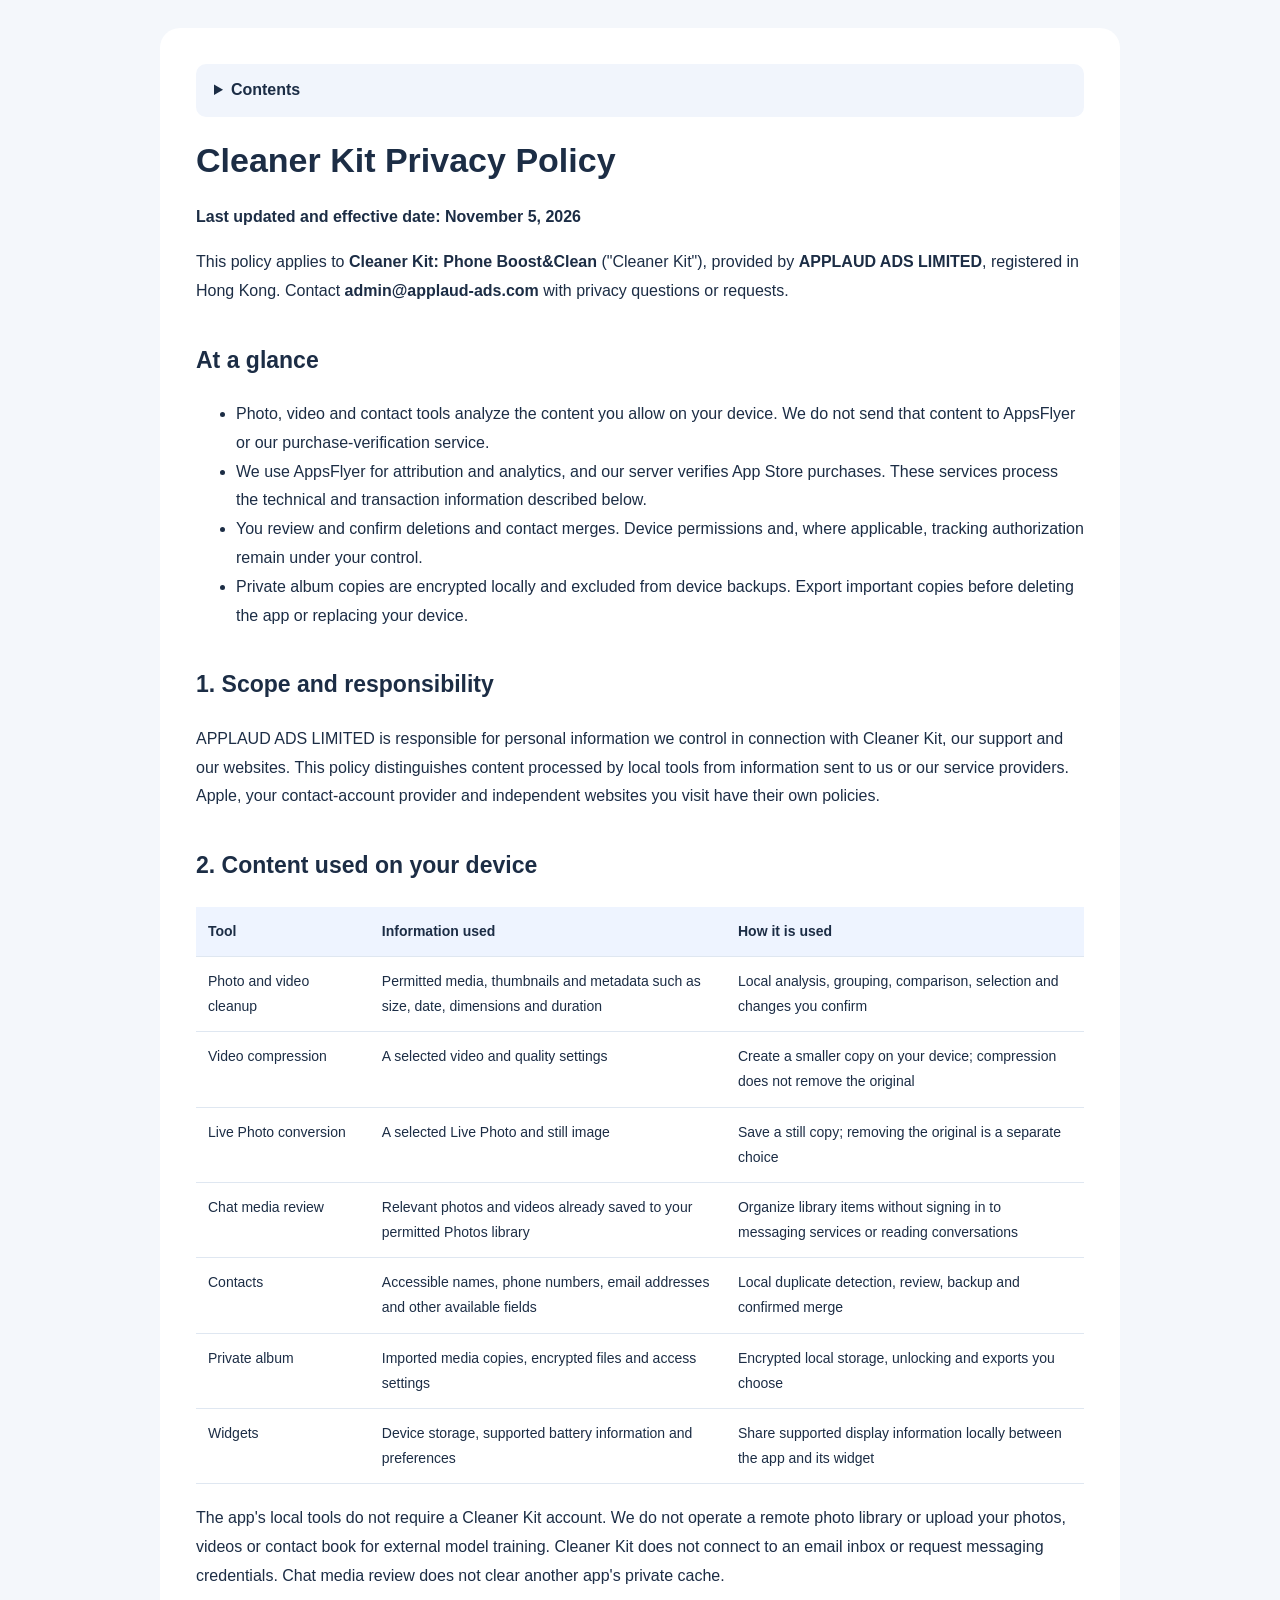
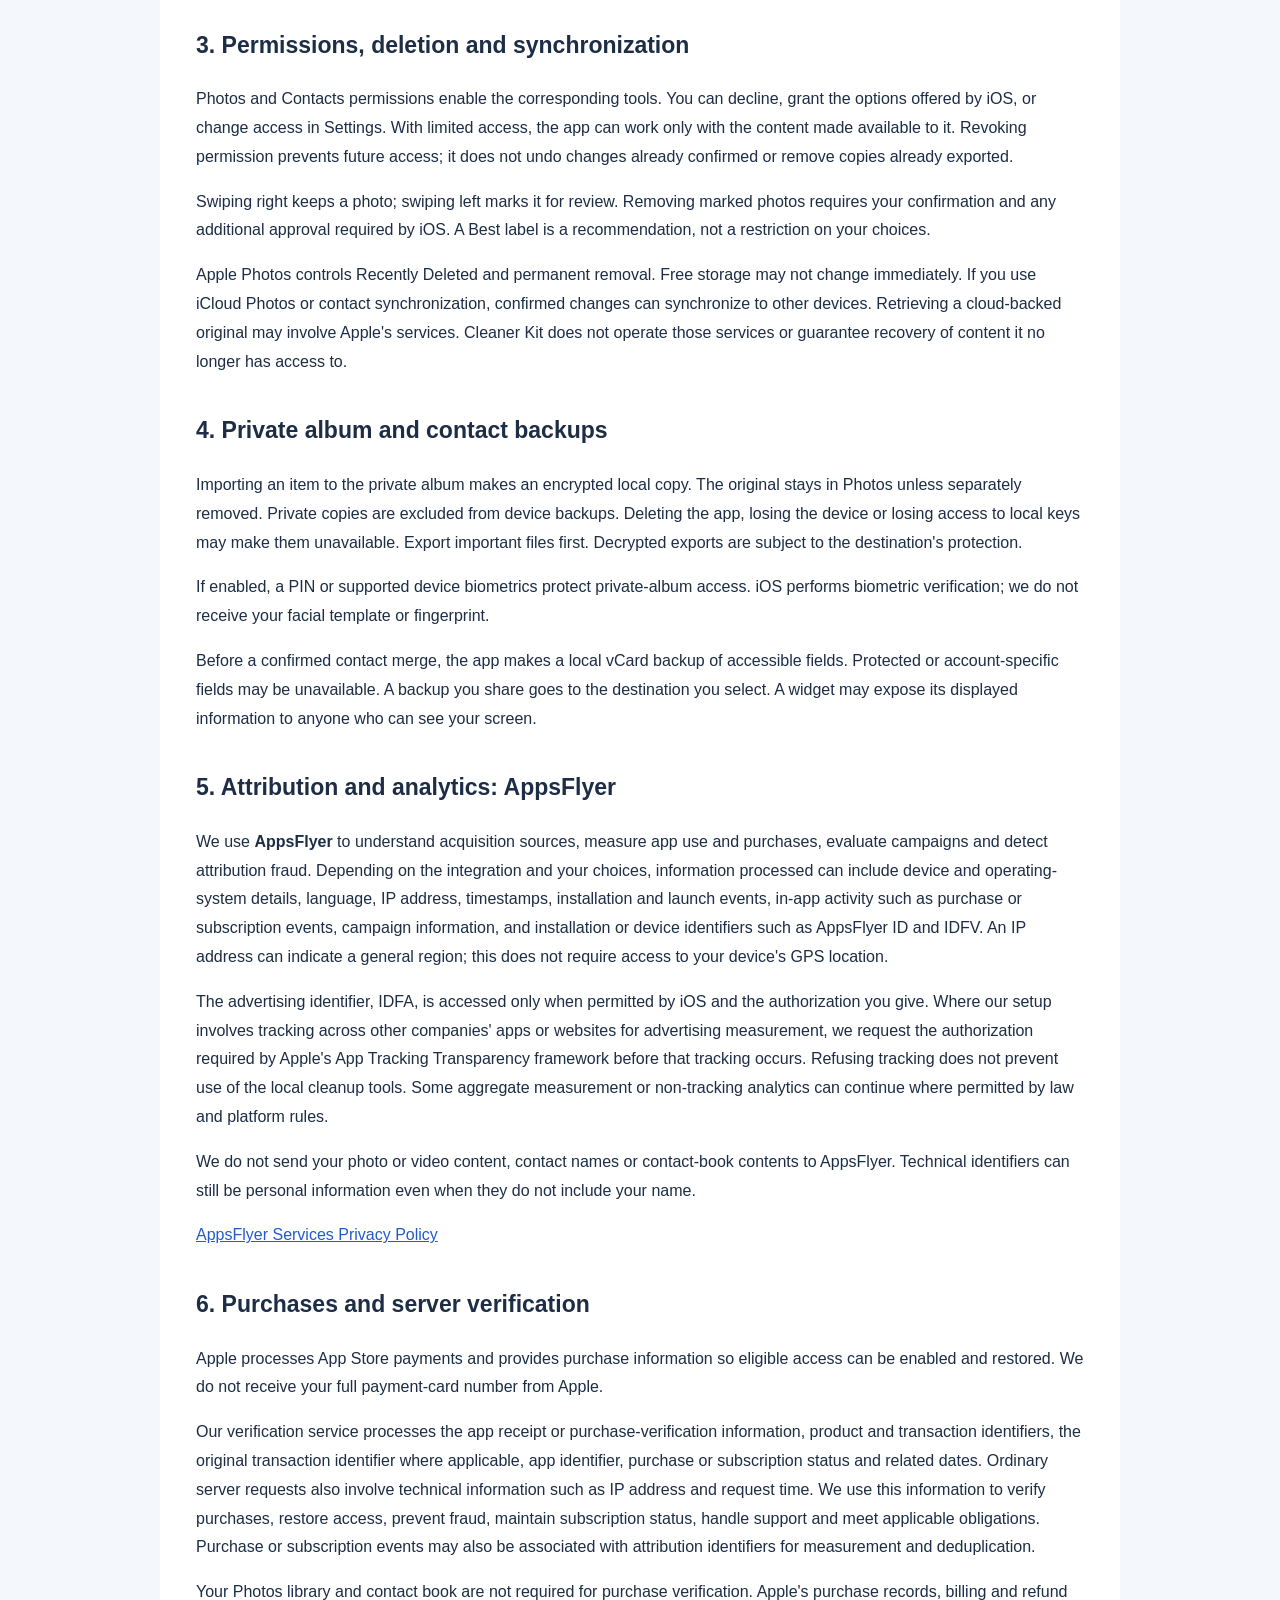
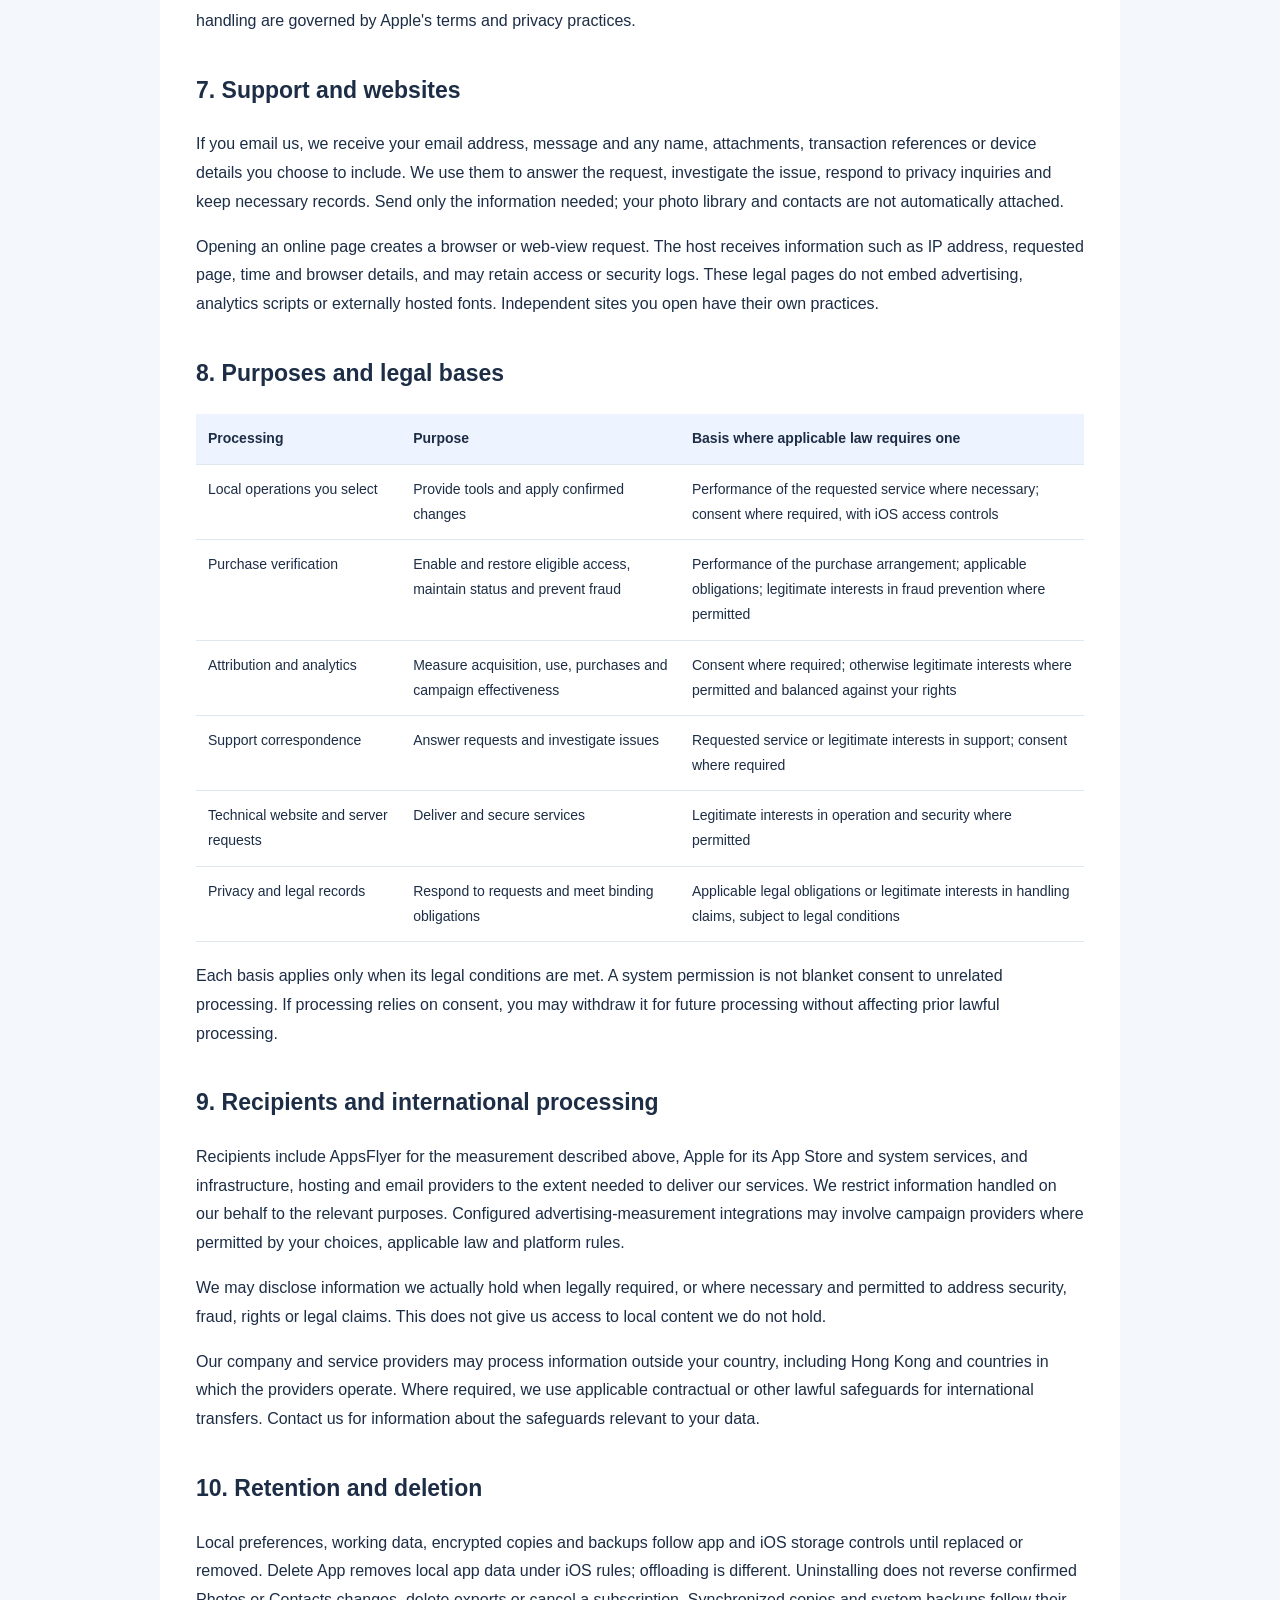
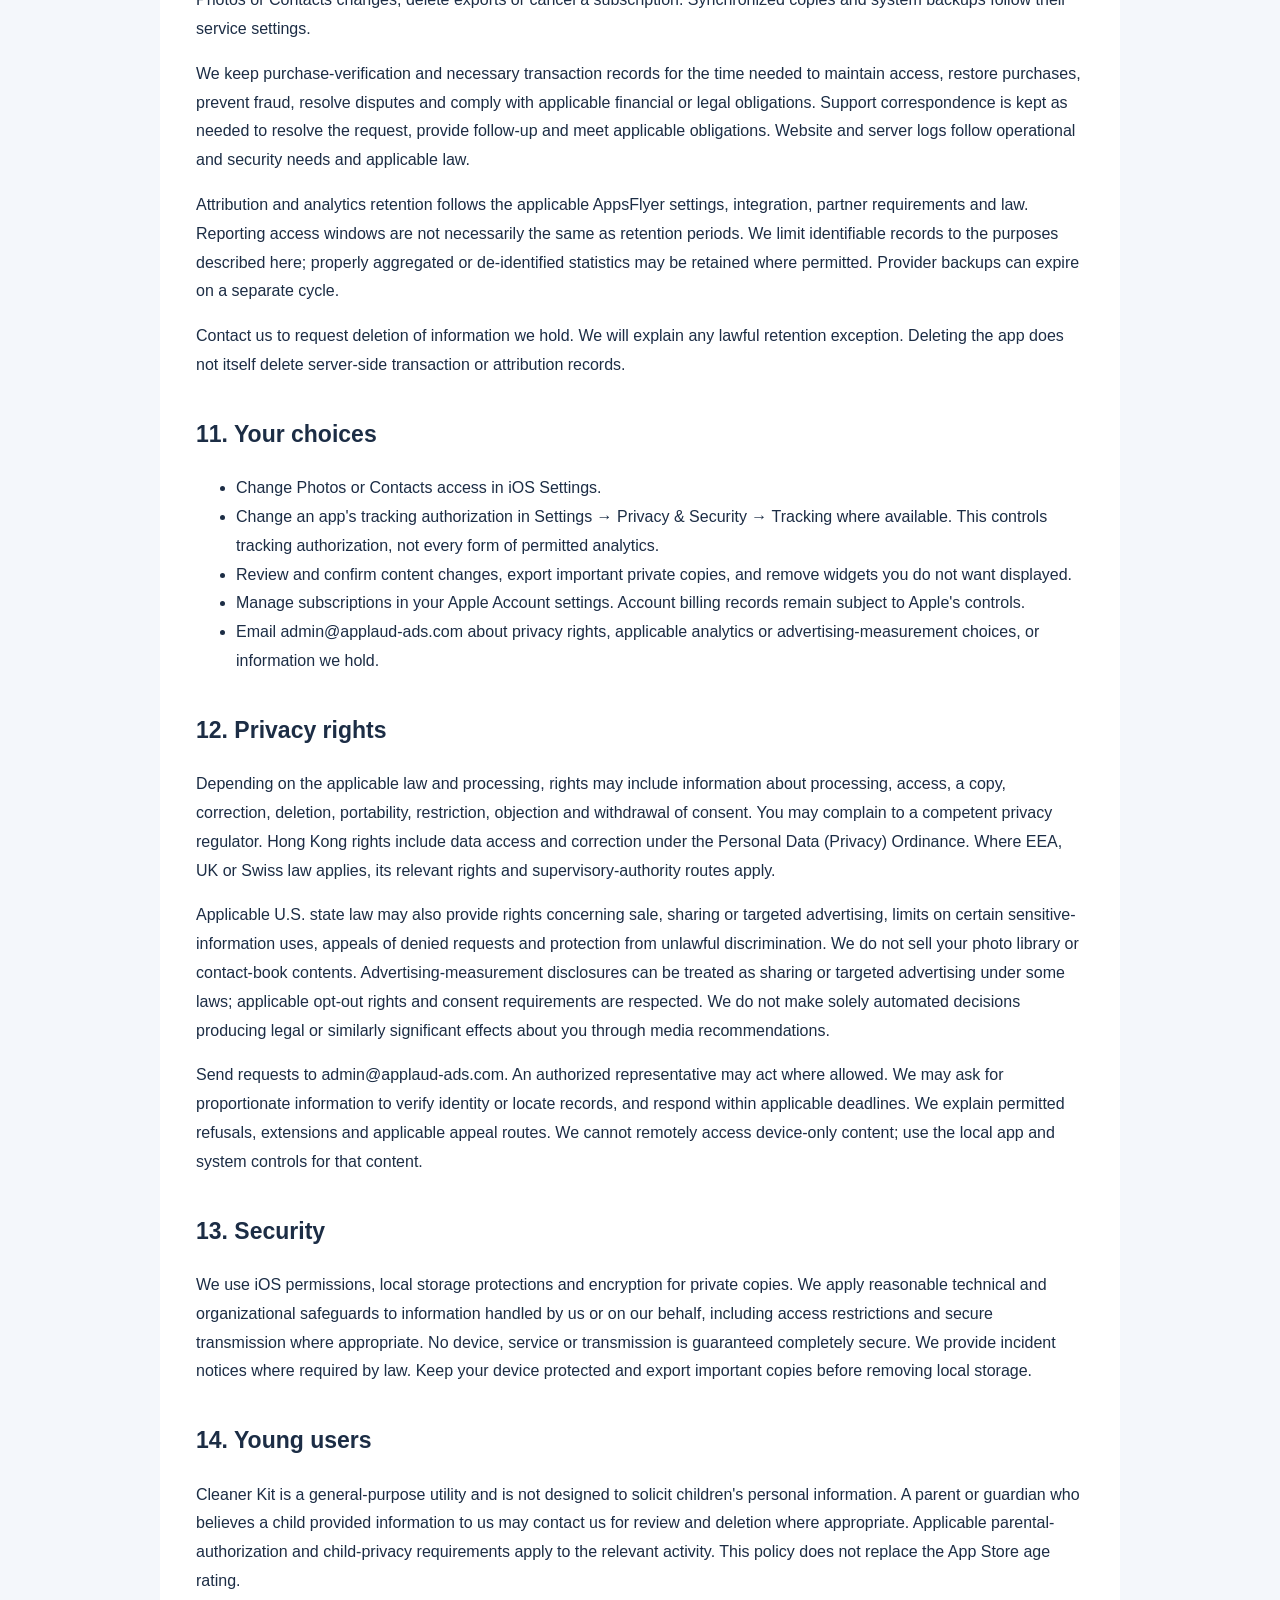
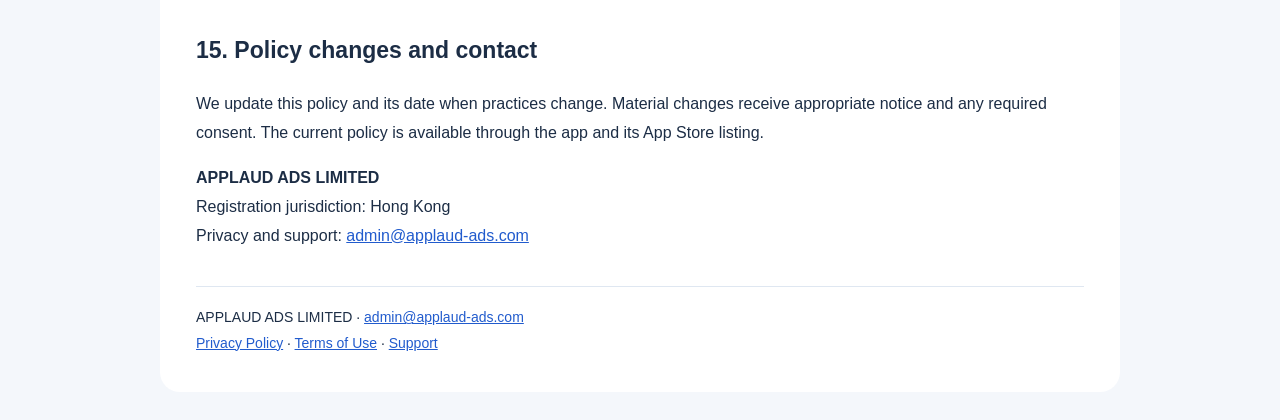
<file: privacy-policy.html>
<!doctype html><html lang="en"><head><meta charset="utf-8"><meta name="viewport" content="width=device-width,initial-scale=1"><title>隐私政策 · Cleaner Kit</title><link rel="canonical" href="https://applaud-ads.com/privacy-policy.html"><style>*{box-sizing:border-box}body{margin:0;background:#f4f7fb;color:#1c2d45;font:16px/1.8 -apple-system,BlinkMacSystemFont,"Segoe UI",sans-serif}main{max-width:960px;margin:28px auto;padding:36px;background:white;border-radius:20px}h1{font-size:34px;line-height:1.2}h2{font-size:23px;margin-top:34px}h3{font-size:18px;margin-top:25px}a{color:#215bcd}p,li{overflow-wrap:anywhere}table{display:block;overflow:auto;border-collapse:collapse;margin:20px 0;font-size:14px}th,td{min-width:170px;padding:12px;text-align:left;vertical-align:top;border-bottom:1px solid #dfe7f1}th{background:#eef4ff}details{background:#f1f5fc;padding:12px 18px;border-radius:10px}summary{cursor:pointer;font-weight:650}footer{border-top:1px solid #dfe7f1;margin-top:36px;padding-top:18px;font-size:14px}strong{font-weight:650}@media(max-width:600px){main{margin:0;padding:24px 18px;border-radius:0}h1{font-size:29px}}</style></head><body><main><details><summary>Contents</summary><ul><li><a href="#at-a-glance">At a glance</a></li><li><a href="#1-scope-and-responsibility">1. Scope and responsibility</a></li><li><a href="#2-content-used-on-your-device">2. Content used on your device</a></li><li><a href="#3-permissions-deletion-and-synchronization">3. Permissions, deletion and synchronization</a></li><li><a href="#4-private-album-and-contact-backups">4. Private album and contact backups</a></li><li><a href="#5-attribution-and-analytics-appsflyer">5. Attribution and analytics: AppsFlyer</a></li><li><a href="#6-purchases-and-server-verification">6. Purchases and server verification</a></li><li><a href="#7-support-and-websites">7. Support and websites</a></li><li><a href="#8-purposes-and-legal-bases">8. Purposes and legal bases</a></li><li><a href="#9-recipients-and-international-processing">9. Recipients and international processing</a></li><li><a href="#10-retention-and-deletion">10. Retention and deletion</a></li><li><a href="#11-your-choices">11. Your choices</a></li><li><a href="#12-privacy-rights">12. Privacy rights</a></li><li><a href="#13-security">13. Security</a></li><li><a href="#14-young-users">14. Young users</a></li><li><a href="#15-policy-changes-and-contact">15. Policy changes and contact</a></li></ul></details><h1 id="cleaner-kit-privacy-policy">Cleaner Kit Privacy Policy</h1>
<p><strong>Last updated and effective date: November 5, 2026</strong></p>
<p>This policy applies to <strong>Cleaner Kit: Phone Boost&amp;Clean</strong> ("Cleaner Kit"), provided by <strong>APPLAUD ADS LIMITED</strong>, registered in Hong Kong. Contact <strong>admin@applaud-ads.com</strong> with privacy questions or requests.</p>
<h2 id="at-a-glance">At a glance</h2>
<ul>
<li>Photo, video and contact tools analyze the content you allow on your device. We do not send that content to AppsFlyer or our purchase-verification service.</li>
<li>We use AppsFlyer for attribution and analytics, and our server verifies App Store purchases. These services process the technical and transaction information described below.</li>
<li>You review and confirm deletions and contact merges. Device permissions and, where applicable, tracking authorization remain under your control.</li>
<li>Private album copies are encrypted locally and excluded from device backups. Export important copies before deleting the app or replacing your device.</li>
</ul>
<h2 id="1-scope-and-responsibility">1. Scope and responsibility</h2>
<p>APPLAUD ADS LIMITED is responsible for personal information we control in connection with Cleaner Kit, our support and our websites. This policy distinguishes content processed by local tools from information sent to us or our service providers. Apple, your contact-account provider and independent websites you visit have their own policies.</p>
<h2 id="2-content-used-on-your-device">2. Content used on your device</h2>
<table>
<thead>
<tr>
<th>Tool</th>
<th>Information used</th>
<th>How it is used</th>
</tr>
</thead>
<tbody>
<tr>
<td>Photo and video cleanup</td>
<td>Permitted media, thumbnails and metadata such as size, date, dimensions and duration</td>
<td>Local analysis, grouping, comparison, selection and changes you confirm</td>
</tr>
<tr>
<td>Video compression</td>
<td>A selected video and quality settings</td>
<td>Create a smaller copy on your device; compression does not remove the original</td>
</tr>
<tr>
<td>Live Photo conversion</td>
<td>A selected Live Photo and still image</td>
<td>Save a still copy; removing the original is a separate choice</td>
</tr>
<tr>
<td>Chat media review</td>
<td>Relevant photos and videos already saved to your permitted Photos library</td>
<td>Organize library items without signing in to messaging services or reading conversations</td>
</tr>
<tr>
<td>Contacts</td>
<td>Accessible names, phone numbers, email addresses and other available fields</td>
<td>Local duplicate detection, review, backup and confirmed merge</td>
</tr>
<tr>
<td>Private album</td>
<td>Imported media copies, encrypted files and access settings</td>
<td>Encrypted local storage, unlocking and exports you choose</td>
</tr>
<tr>
<td>Widgets</td>
<td>Device storage, supported battery information and preferences</td>
<td>Share supported display information locally between the app and its widget</td>
</tr>
</tbody>
</table>
<p>The app's local tools do not require a Cleaner Kit account. We do not operate a remote photo library or upload your photos, videos or contact book for external model training. Cleaner Kit does not connect to an email inbox or request messaging credentials. Chat media review does not clear another app's private cache.</p>
<h2 id="3-permissions-deletion-and-synchronization">3. Permissions, deletion and synchronization</h2>
<p>Photos and Contacts permissions enable the corresponding tools. You can decline, grant the options offered by iOS, or change access in Settings. With limited access, the app can work only with the content made available to it. Revoking permission prevents future access; it does not undo changes already confirmed or remove copies already exported.</p>
<p>Swiping right keeps a photo; swiping left marks it for review. Removing marked photos requires your confirmation and any additional approval required by iOS. A Best label is a recommendation, not a restriction on your choices.</p>
<p>Apple Photos controls Recently Deleted and permanent removal. Free storage may not change immediately. If you use iCloud Photos or contact synchronization, confirmed changes can synchronize to other devices. Retrieving a cloud-backed original may involve Apple's services. Cleaner Kit does not operate those services or guarantee recovery of content it no longer has access to.</p>
<h2 id="4-private-album-and-contact-backups">4. Private album and contact backups</h2>
<p>Importing an item to the private album makes an encrypted local copy. The original stays in Photos unless separately removed. Private copies are excluded from device backups. Deleting the app, losing the device or losing access to local keys may make them unavailable. Export important files first. Decrypted exports are subject to the destination's protection.</p>
<p>If enabled, a PIN or supported device biometrics protect private-album access. iOS performs biometric verification; we do not receive your facial template or fingerprint.</p>
<p>Before a confirmed contact merge, the app makes a local vCard backup of accessible fields. Protected or account-specific fields may be unavailable. A backup you share goes to the destination you select. A widget may expose its displayed information to anyone who can see your screen.</p>
<h2 id="5-attribution-and-analytics-appsflyer">5. Attribution and analytics: AppsFlyer</h2>
<p>We use <strong>AppsFlyer</strong> to understand acquisition sources, measure app use and purchases, evaluate campaigns and detect attribution fraud. Depending on the integration and your choices, information processed can include device and operating-system details, language, IP address, timestamps, installation and launch events, in-app activity such as purchase or subscription events, campaign information, and installation or device identifiers such as AppsFlyer ID and IDFV. An IP address can indicate a general region; this does not require access to your device's GPS location.</p>
<p>The advertising identifier, IDFA, is accessed only when permitted by iOS and the authorization you give. Where our setup involves tracking across other companies' apps or websites for advertising measurement, we request the authorization required by Apple's App Tracking Transparency framework before that tracking occurs. Refusing tracking does not prevent use of the local cleanup tools. Some aggregate measurement or non-tracking analytics can continue where permitted by law and platform rules.</p>
<p>We do not send your photo or video content, contact names or contact-book contents to AppsFlyer. Technical identifiers can still be personal information even when they do not include your name.</p>
<p><a href="https://www.appsflyer.com/legal/services-privacy-policy/">AppsFlyer Services Privacy Policy</a></p>
<h2 id="6-purchases-and-server-verification">6. Purchases and server verification</h2>
<p>Apple processes App Store payments and provides purchase information so eligible access can be enabled and restored. We do not receive your full payment-card number from Apple.</p>
<p>Our verification service processes the app receipt or purchase-verification information, product and transaction identifiers, the original transaction identifier where applicable, app identifier, purchase or subscription status and related dates. Ordinary server requests also involve technical information such as IP address and request time. We use this information to verify purchases, restore access, prevent fraud, maintain subscription status, handle support and meet applicable obligations. Purchase or subscription events may also be associated with attribution identifiers for measurement and deduplication.</p>
<p>Your Photos library and contact book are not required for purchase verification. Apple's purchase records, billing and refund handling are governed by Apple's terms and privacy practices.</p>
<h2 id="7-support-and-websites">7. Support and websites</h2>
<p>If you email us, we receive your email address, message and any name, attachments, transaction references or device details you choose to include. We use them to answer the request, investigate the issue, respond to privacy inquiries and keep necessary records. Send only the information needed; your photo library and contacts are not automatically attached.</p>
<p>Opening an online page creates a browser or web-view request. The host receives information such as IP address, requested page, time and browser details, and may retain access or security logs. These legal pages do not embed advertising, analytics scripts or externally hosted fonts. Independent sites you open have their own practices.</p>
<h2 id="8-purposes-and-legal-bases">8. Purposes and legal bases</h2>
<table>
<thead>
<tr>
<th>Processing</th>
<th>Purpose</th>
<th>Basis where applicable law requires one</th>
</tr>
</thead>
<tbody>
<tr>
<td>Local operations you select</td>
<td>Provide tools and apply confirmed changes</td>
<td>Performance of the requested service where necessary; consent where required, with iOS access controls</td>
</tr>
<tr>
<td>Purchase verification</td>
<td>Enable and restore eligible access, maintain status and prevent fraud</td>
<td>Performance of the purchase arrangement; applicable obligations; legitimate interests in fraud prevention where permitted</td>
</tr>
<tr>
<td>Attribution and analytics</td>
<td>Measure acquisition, use, purchases and campaign effectiveness</td>
<td>Consent where required; otherwise legitimate interests where permitted and balanced against your rights</td>
</tr>
<tr>
<td>Support correspondence</td>
<td>Answer requests and investigate issues</td>
<td>Requested service or legitimate interests in support; consent where required</td>
</tr>
<tr>
<td>Technical website and server requests</td>
<td>Deliver and secure services</td>
<td>Legitimate interests in operation and security where permitted</td>
</tr>
<tr>
<td>Privacy and legal records</td>
<td>Respond to requests and meet binding obligations</td>
<td>Applicable legal obligations or legitimate interests in handling claims, subject to legal conditions</td>
</tr>
</tbody>
</table>
<p>Each basis applies only when its legal conditions are met. A system permission is not blanket consent to unrelated processing. If processing relies on consent, you may withdraw it for future processing without affecting prior lawful processing.</p>
<h2 id="9-recipients-and-international-processing">9. Recipients and international processing</h2>
<p>Recipients include AppsFlyer for the measurement described above, Apple for its App Store and system services, and infrastructure, hosting and email providers to the extent needed to deliver our services. We restrict information handled on our behalf to the relevant purposes. Configured advertising-measurement integrations may involve campaign providers where permitted by your choices, applicable law and platform rules.</p>
<p>We may disclose information we actually hold when legally required, or where necessary and permitted to address security, fraud, rights or legal claims. This does not give us access to local content we do not hold.</p>
<p>Our company and service providers may process information outside your country, including Hong Kong and countries in which the providers operate. Where required, we use applicable contractual or other lawful safeguards for international transfers. Contact us for information about the safeguards relevant to your data.</p>
<h2 id="10-retention-and-deletion">10. Retention and deletion</h2>
<p>Local preferences, working data, encrypted copies and backups follow app and iOS storage controls until replaced or removed. Delete App removes local app data under iOS rules; offloading is different. Uninstalling does not reverse confirmed Photos or Contacts changes, delete exports or cancel a subscription. Synchronized copies and system backups follow their service settings.</p>
<p>We keep purchase-verification and necessary transaction records for the time needed to maintain access, restore purchases, prevent fraud, resolve disputes and comply with applicable financial or legal obligations. Support correspondence is kept as needed to resolve the request, provide follow-up and meet applicable obligations. Website and server logs follow operational and security needs and applicable law.</p>
<p>Attribution and analytics retention follows the applicable AppsFlyer settings, integration, partner requirements and law. Reporting access windows are not necessarily the same as retention periods. We limit identifiable records to the purposes described here; properly aggregated or de-identified statistics may be retained where permitted. Provider backups can expire on a separate cycle.</p>
<p>Contact us to request deletion of information we hold. We will explain any lawful retention exception. Deleting the app does not itself delete server-side transaction or attribution records.</p>
<h2 id="11-your-choices">11. Your choices</h2>
<ul>
<li>Change Photos or Contacts access in iOS Settings.</li>
<li>Change an app's tracking authorization in Settings → Privacy &amp; Security → Tracking where available. This controls tracking authorization, not every form of permitted analytics.</li>
<li>Review and confirm content changes, export important private copies, and remove widgets you do not want displayed.</li>
<li>Manage subscriptions in your Apple Account settings. Account billing records remain subject to Apple's controls.</li>
<li>Email admin@applaud-ads.com about privacy rights, applicable analytics or advertising-measurement choices, or information we hold.</li>
</ul>
<h2 id="12-privacy-rights">12. Privacy rights</h2>
<p>Depending on the applicable law and processing, rights may include information about processing, access, a copy, correction, deletion, portability, restriction, objection and withdrawal of consent. You may complain to a competent privacy regulator. Hong Kong rights include data access and correction under the Personal Data (Privacy) Ordinance. Where EEA, UK or Swiss law applies, its relevant rights and supervisory-authority routes apply.</p>
<p>Applicable U.S. state law may also provide rights concerning sale, sharing or targeted advertising, limits on certain sensitive-information uses, appeals of denied requests and protection from unlawful discrimination. We do not sell your photo library or contact-book contents. Advertising-measurement disclosures can be treated as sharing or targeted advertising under some laws; applicable opt-out rights and consent requirements are respected. We do not make solely automated decisions producing legal or similarly significant effects about you through media recommendations.</p>
<p>Send requests to admin@applaud-ads.com. An authorized representative may act where allowed. We may ask for proportionate information to verify identity or locate records, and respond within applicable deadlines. We explain permitted refusals, extensions and applicable appeal routes. We cannot remotely access device-only content; use the local app and system controls for that content.</p>
<h2 id="13-security">13. Security</h2>
<p>We use iOS permissions, local storage protections and encryption for private copies. We apply reasonable technical and organizational safeguards to information handled by us or on our behalf, including access restrictions and secure transmission where appropriate. No device, service or transmission is guaranteed completely secure. We provide incident notices where required by law. Keep your device protected and export important copies before removing local storage.</p>
<h2 id="14-young-users">14. Young users</h2>
<p>Cleaner Kit is a general-purpose utility and is not designed to solicit children's personal information. A parent or guardian who believes a child provided information to us may contact us for review and deletion where appropriate. Applicable parental-authorization and child-privacy requirements apply to the relevant activity. This policy does not replace the App Store age rating.</p>
<h2 id="15-policy-changes-and-contact">15. Policy changes and contact</h2>
<p>We update this policy and its date when practices change. Material changes receive appropriate notice and any required consent. The current policy is available through the app and its App Store listing.</p>
<p><strong>APPLAUD ADS LIMITED</strong><br />
Registration jurisdiction: Hong Kong<br />
Privacy and support: <a href="mailto:admin@applaud-ads.com">admin@applaud-ads.com</a></p><footer>APPLAUD ADS LIMITED · <a href="mailto:admin@applaud-ads.com">admin@applaud-ads.com</a><br><a href="privacy-policy.html">Privacy Policy</a> · <a href="terms-of-use.html">Terms of Use</a> · <a href="support.html">Support</a></footer></main></body></html>
</file>
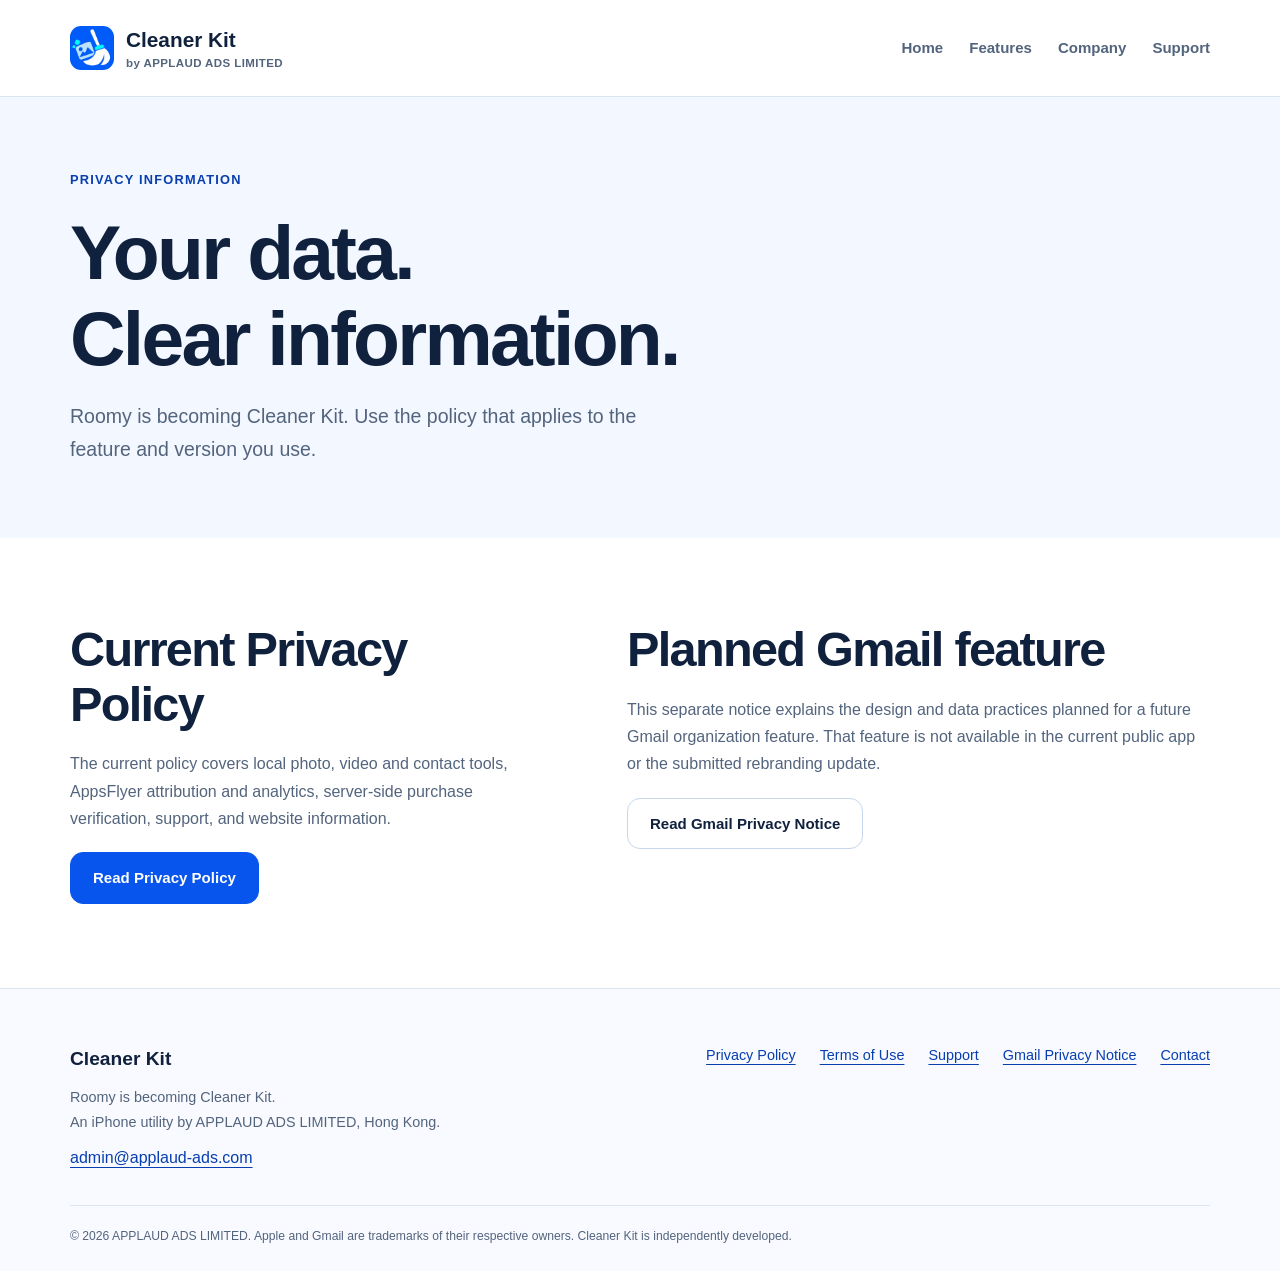
<file: privacy.html>
<!doctype html>
<html lang="en">
<head>
  <meta charset="utf-8">
  <meta name="viewport" content="width=device-width, initial-scale=1">
  <title>Privacy Information — Cleaner Kit &amp; Roomy</title>
  <meta name="description" content="Find the current Cleaner Kit privacy policy and the separate notice for the planned Gmail feature.">
  <meta name="theme-color" content="#0755ed">
  <link rel="canonical" href="https://applaud-ads.com/privacy.html">
  <link rel="icon" type="image/png" href="favicon.png">
  <link rel="apple-touch-icon" href="cleaner-kit-icon.png">
  <link rel="stylesheet" href="site.css?v=20261119">
  <meta property="og:type" content="website">
  <meta property="og:site_name" content="Cleaner Kit · APPLAUD ADS LIMITED">
  <meta property="og:title" content="Privacy Information — Cleaner Kit &amp; Roomy">
  <meta property="og:description" content="Find the current Cleaner Kit privacy policy and the separate notice for the planned Gmail feature.">
  <meta property="og:image" content="https://applaud-ads.com/cleaner-kit-icon.png">
</head>
<body id="top">
  <a class="skip" href="#main">Skip to content</a>
  <header class="header"><div class="wrap header-inner">
    <a class="brand" href="index.html"><img src="cleaner-kit-icon.png" alt="" width="44" height="44"><span>Cleaner Kit<small>by APPLAUD ADS LIMITED</small></span></a>
    <nav aria-label="Main navigation"><a href="index.html">Home</a><a href="products.html">Features</a><a href="about.html">Company</a><a href="support.html">Support</a></nav>
  </div></header>
  <main id="main" class=""><section class="page-hero"><div class="wrap"><p class="eyebrow">Privacy information</p><h1>Your data.<br>Clear information.</h1><p class="lead">Roomy is becoming Cleaner Kit. Use the policy that applies to the feature and version you use.</p></div></section><section class="section"><div class="wrap principles"><article><h2>Current Privacy Policy</h2><p>The current policy covers local photo, video and contact tools, AppsFlyer attribution and analytics, server-side purchase verification, support, and website information.</p><a class="button" href="privacy-policy.html">Read Privacy Policy</a></article><article><h2>Planned Gmail feature</h2><p>This separate notice explains the design and data practices planned for a future Gmail organization feature. That feature is not available in the current public app or the submitted rebranding update.</p><a class="button secondary" href="gmail-privacy.html">Read Gmail Privacy Notice</a></article></div></section></main>
  <footer class="footer"><div class="wrap footer-grid">
    <div><strong>Cleaner Kit</strong><p>Roomy is becoming Cleaner Kit.<br>An iPhone utility by APPLAUD ADS LIMITED, Hong Kong.</p><a href="mailto:admin@applaud-ads.com">admin@applaud-ads.com</a></div>
    <nav aria-label="Legal and support"><a href="privacy-policy.html">Privacy Policy</a><a href="terms-of-use.html">Terms of Use</a><a href="support.html">Support</a><a href="gmail-privacy.html">Gmail Privacy Notice</a><a href="contact.html">Contact</a></nav>
  </div><div class="wrap copyright">© 2026 APPLAUD ADS LIMITED. Apple and Gmail are trademarks of their respective owners. Cleaner Kit is independently developed.</div></footer>
</body>
</html>
</file>
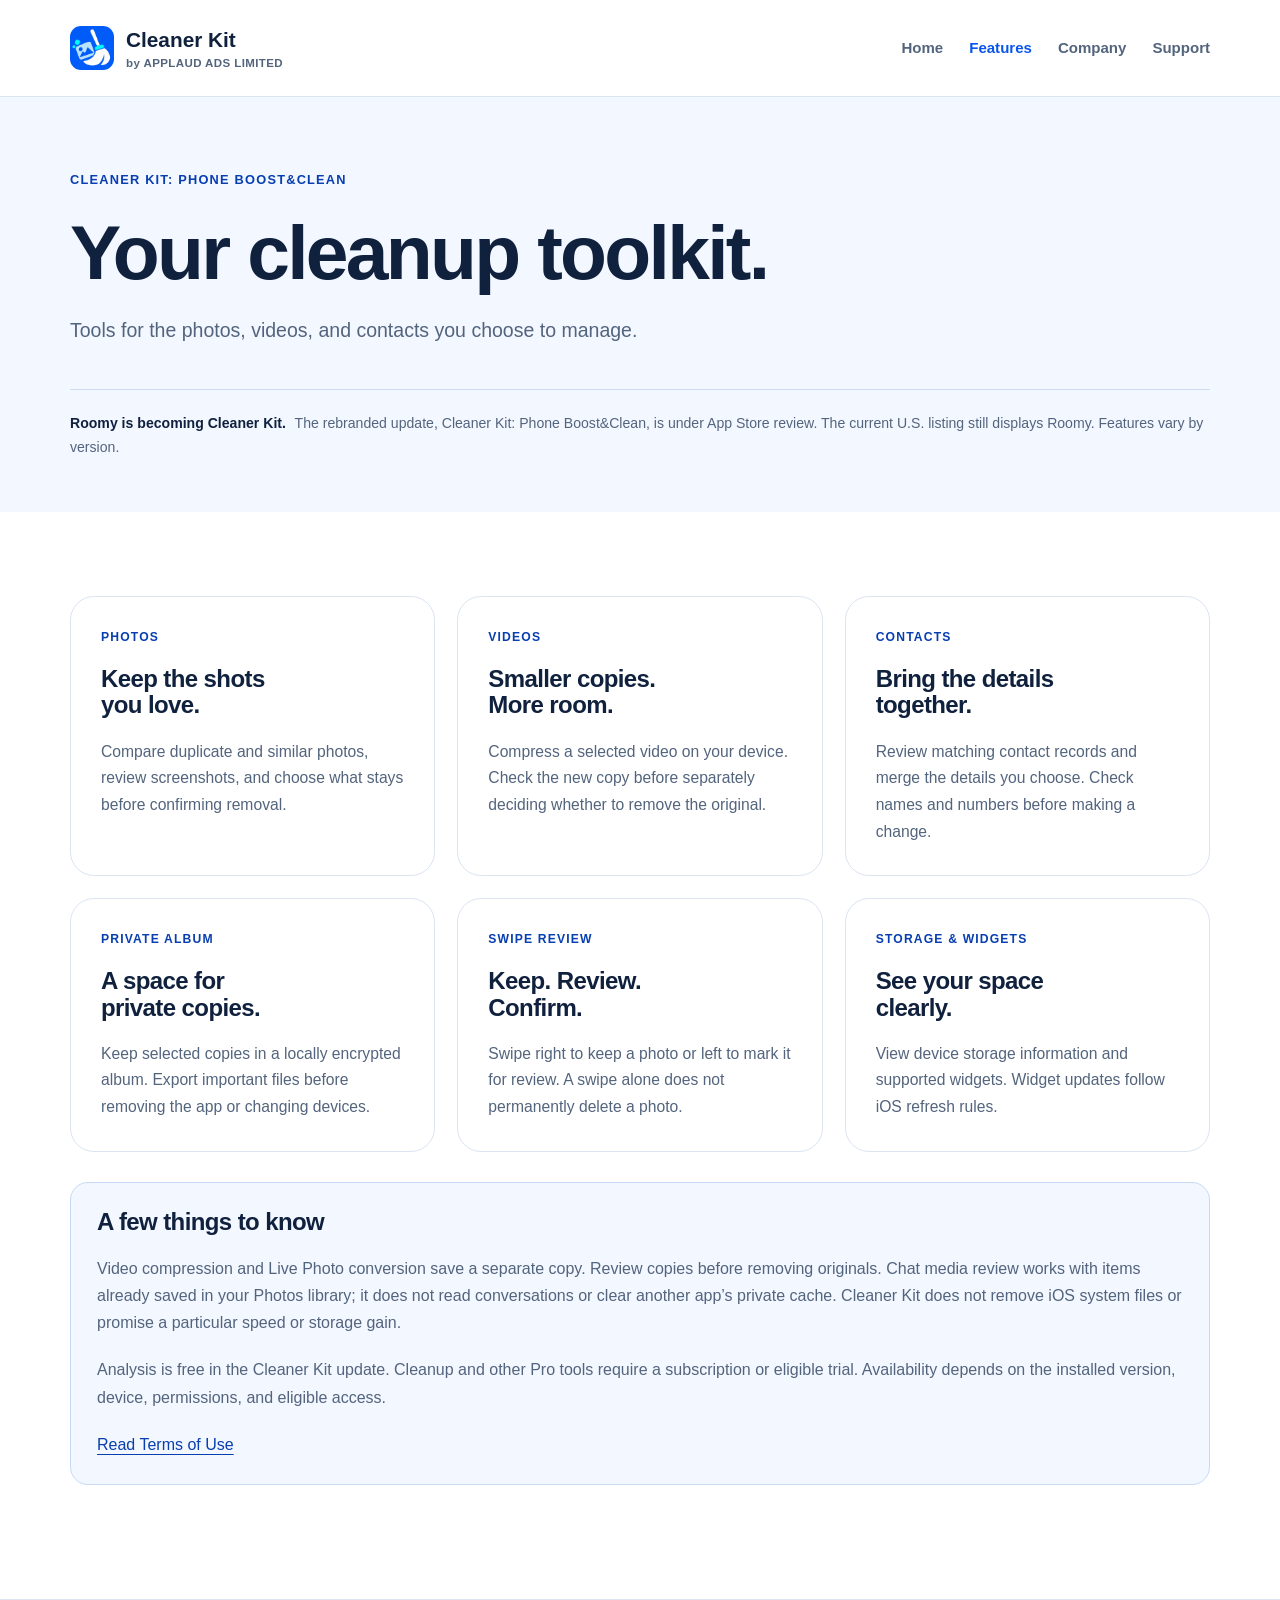
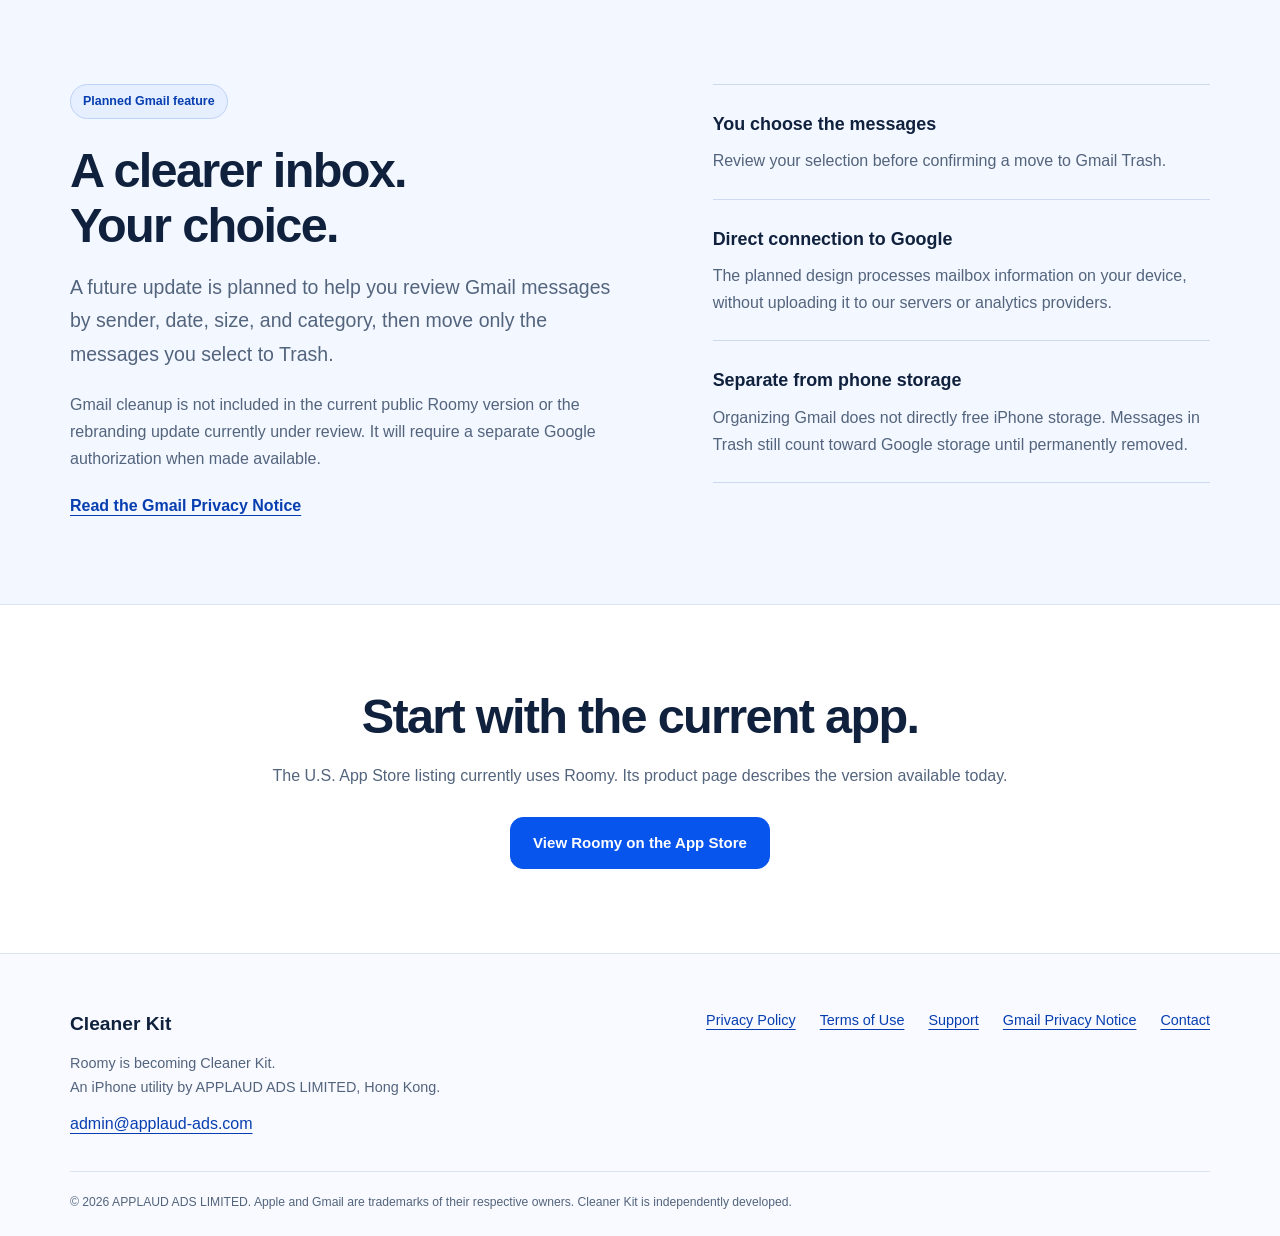
<file: products.html>
<!doctype html>
<html lang="en">
<head>
  <meta charset="utf-8">
  <meta name="viewport" content="width=device-width, initial-scale=1">
  <title>Cleaner Kit Features — Photos, Videos &amp; Contacts</title>
  <meta name="description" content="Explore the Cleaner Kit update: photo review, video compression, contact organization, private album, widgets, and planned Gmail cleanup.">
  <meta name="theme-color" content="#0755ed">
  <link rel="canonical" href="https://applaud-ads.com/products.html">
  <link rel="icon" type="image/png" href="favicon.png">
  <link rel="apple-touch-icon" href="cleaner-kit-icon.png">
  <link rel="stylesheet" href="site.css?v=20261119">
  <meta property="og:type" content="website">
  <meta property="og:site_name" content="Cleaner Kit · APPLAUD ADS LIMITED">
  <meta property="og:title" content="Cleaner Kit Features — Photos, Videos &amp; Contacts">
  <meta property="og:description" content="Explore the Cleaner Kit update: photo review, video compression, contact organization, private album, widgets, and planned Gmail cleanup.">
  <meta property="og:image" content="https://applaud-ads.com/cleaner-kit-icon.png">
</head>
<body id="top">
  <a class="skip" href="#main">Skip to content</a>
  <header class="header"><div class="wrap header-inner">
    <a class="brand" href="index.html"><img src="cleaner-kit-icon.png" alt="" width="44" height="44"><span>Cleaner Kit<small>by APPLAUD ADS LIMITED</small></span></a>
    <nav aria-label="Main navigation"><a href="index.html">Home</a><a href="products.html" aria-current="page">Features</a><a href="about.html">Company</a><a href="support.html">Support</a></nav>
  </div></header>
  <main id="main" class=""><section class="page-hero"><div class="wrap"><p class="eyebrow">Cleaner Kit: Phone Boost&amp;Clean</p><h1>Your cleanup toolkit.</h1><p class="lead">Tools for the photos, videos, and contacts you choose to manage.</p><div class="release"><strong>Roomy is becoming Cleaner Kit.</strong> The rebranded update, Cleaner Kit: Phone Boost&amp;Clean, is under App Store review. The current U.S. listing still displays Roomy. Features vary by version.</div></div></section><section class="section"><div class="wrap"><div class="features"><article class="feature"><p class="eyebrow">Photos</p><h3>Keep the shots you love.</h3><p>Compare duplicate and similar photos, review screenshots, and choose what stays before confirming removal.</p></article><article class="feature"><p class="eyebrow">Videos</p><h3>Smaller copies. More room.</h3><p>Compress a selected video on your device. Check the new copy before separately deciding whether to remove the original.</p></article><article class="feature"><p class="eyebrow">Contacts</p><h3>Bring the details together.</h3><p>Review matching contact records and merge the details you choose. Check names and numbers before making a change.</p></article><article class="feature"><p class="eyebrow">Private album</p><h3>A space for private copies.</h3><p>Keep selected copies in a locally encrypted album. Export important files before removing the app or changing devices.</p></article><article class="feature"><p class="eyebrow">Swipe review</p><h3>Keep. Review. Confirm.</h3><p>Swipe right to keep a photo or left to mark it for review. A swipe alone does not permanently delete a photo.</p></article><article class="feature"><p class="eyebrow">Storage & widgets</p><h3>See your space clearly.</h3><p>View device storage information and supported widgets. Widget updates follow iOS refresh rules.</p></article></div><div class="notice"><h3>A few things to know</h3><p>Video compression and Live Photo conversion save a separate copy. Review copies before removing originals. Chat media review works with items already saved in your Photos library; it does not read conversations or clear another app’s private cache. Cleaner Kit does not remove iOS system files or promise a particular speed or storage gain.</p><p>Analysis is free in the Cleaner Kit update. Cleanup and other Pro tools require a subscription or eligible trial. Availability depends on the installed version, device, permissions, and eligible access.</p><a href="terms-of-use.html">Read Terms of Use</a></div></div></section><section class="section mail-section" id="gmail"><div class="wrap mail-grid"><div><span class="badge">Planned Gmail feature</span><h2>A clearer inbox.<br>Your choice.</h2><p class="lead">A future update is planned to help you review Gmail messages by sender, date, size, and category, then move only the messages you select to Trash.</p><p>Gmail cleanup is not included in the current public Roomy version or the rebranding update currently under review. It will require a separate Google authorization when made available.</p><a class="text-link" href="gmail-privacy.html">Read the Gmail Privacy Notice</a></div><div class="mail-points"><div><strong>You choose the messages</strong><p>Review your selection before confirming a move to Gmail Trash.</p></div><div><strong>Direct connection to Google</strong><p>The planned design processes mailbox information on your device, without uploading it to our servers or analytics providers.</p></div><div><strong>Separate from phone storage</strong><p>Organizing Gmail does not directly free iPhone storage. Messages in Trash still count toward Google storage until permanently removed.</p></div></div></div></section><section class="section"><div class="wrap final-callout"><h2>Start with the current app.</h2><p>The U.S. App Store listing currently uses Roomy. Its product page describes the version available today.</p><a class="button" href="https://apps.apple.com/us/app/id6826780380">View Roomy on the App Store</a></div></section></main>
  <footer class="footer"><div class="wrap footer-grid">
    <div><strong>Cleaner Kit</strong><p>Roomy is becoming Cleaner Kit.<br>An iPhone utility by APPLAUD ADS LIMITED, Hong Kong.</p><a href="mailto:admin@applaud-ads.com">admin@applaud-ads.com</a></div>
    <nav aria-label="Legal and support"><a href="privacy-policy.html">Privacy Policy</a><a href="terms-of-use.html">Terms of Use</a><a href="support.html">Support</a><a href="gmail-privacy.html">Gmail Privacy Notice</a><a href="contact.html">Contact</a></nav>
  </div><div class="wrap copyright">© 2026 APPLAUD ADS LIMITED. Apple and Gmail are trademarks of their respective owners. Cleaner Kit is independently developed.</div></footer>
</body>
</html>
</file>
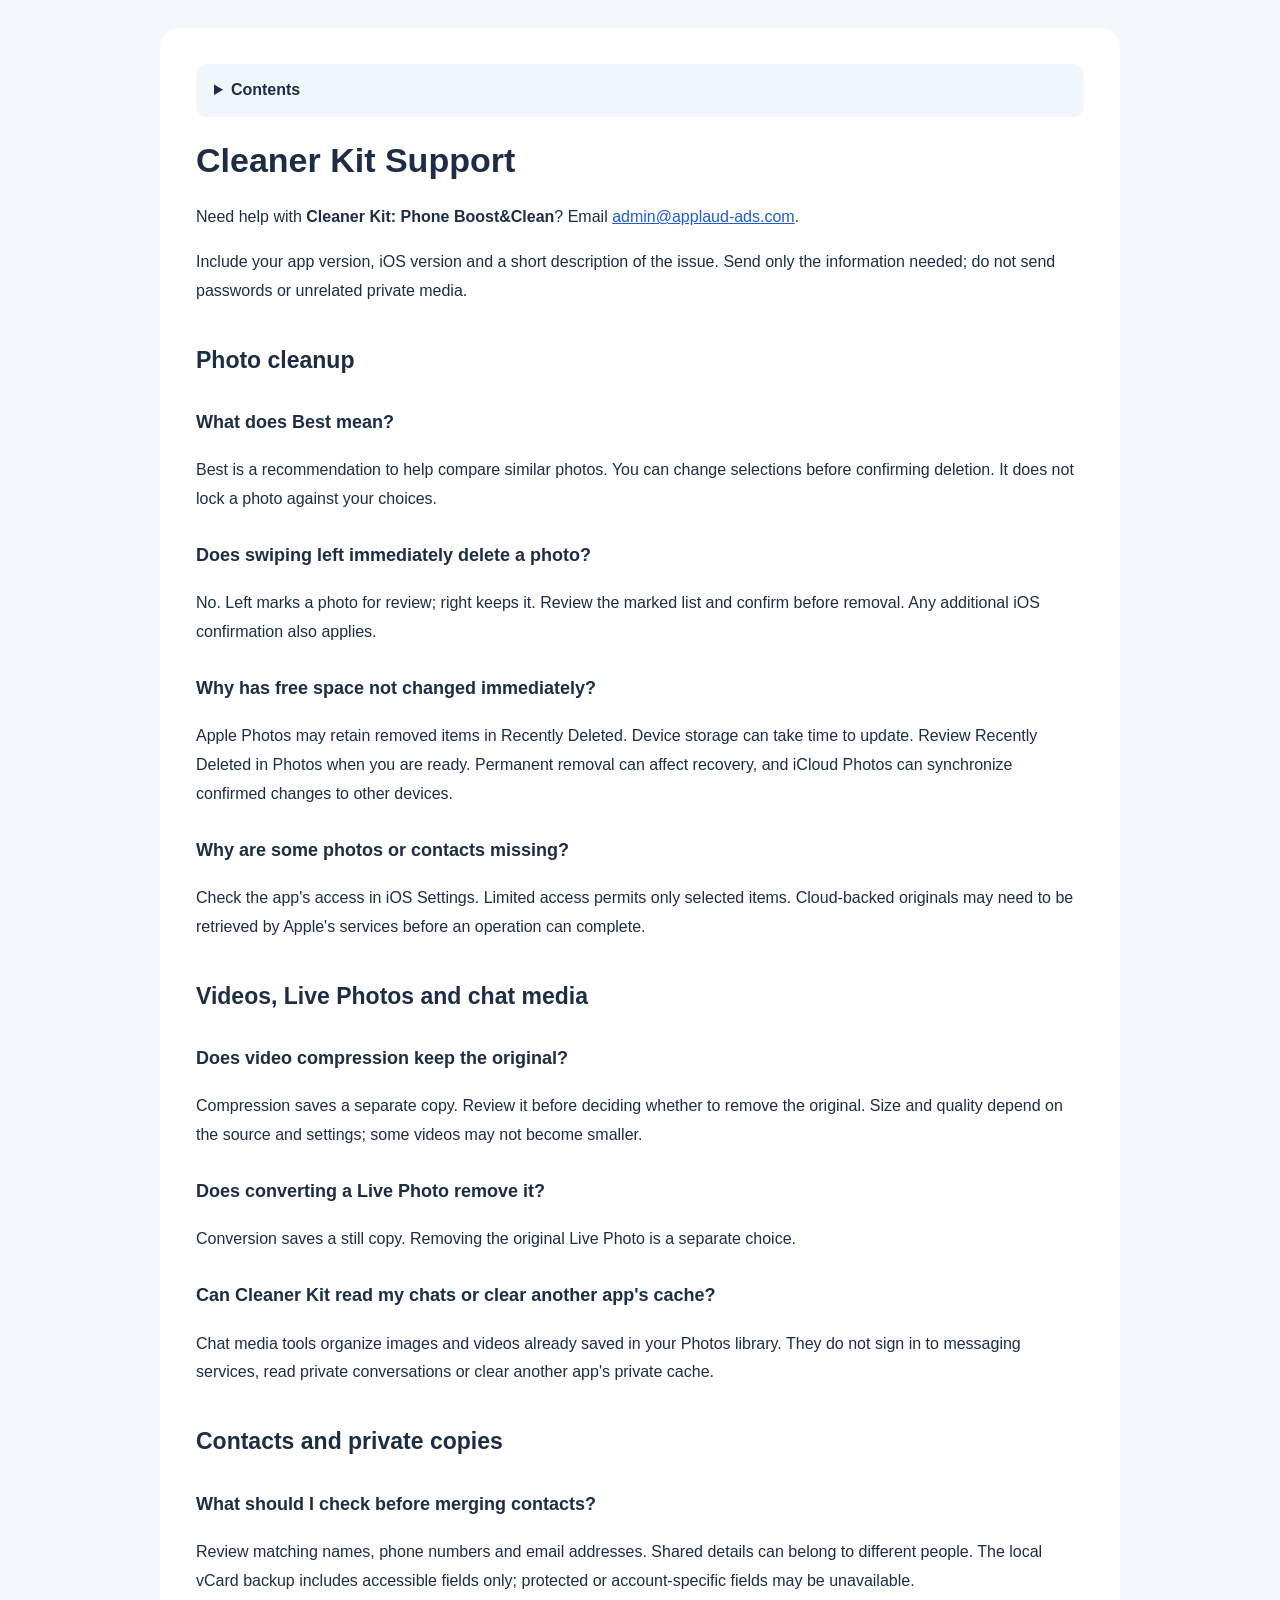
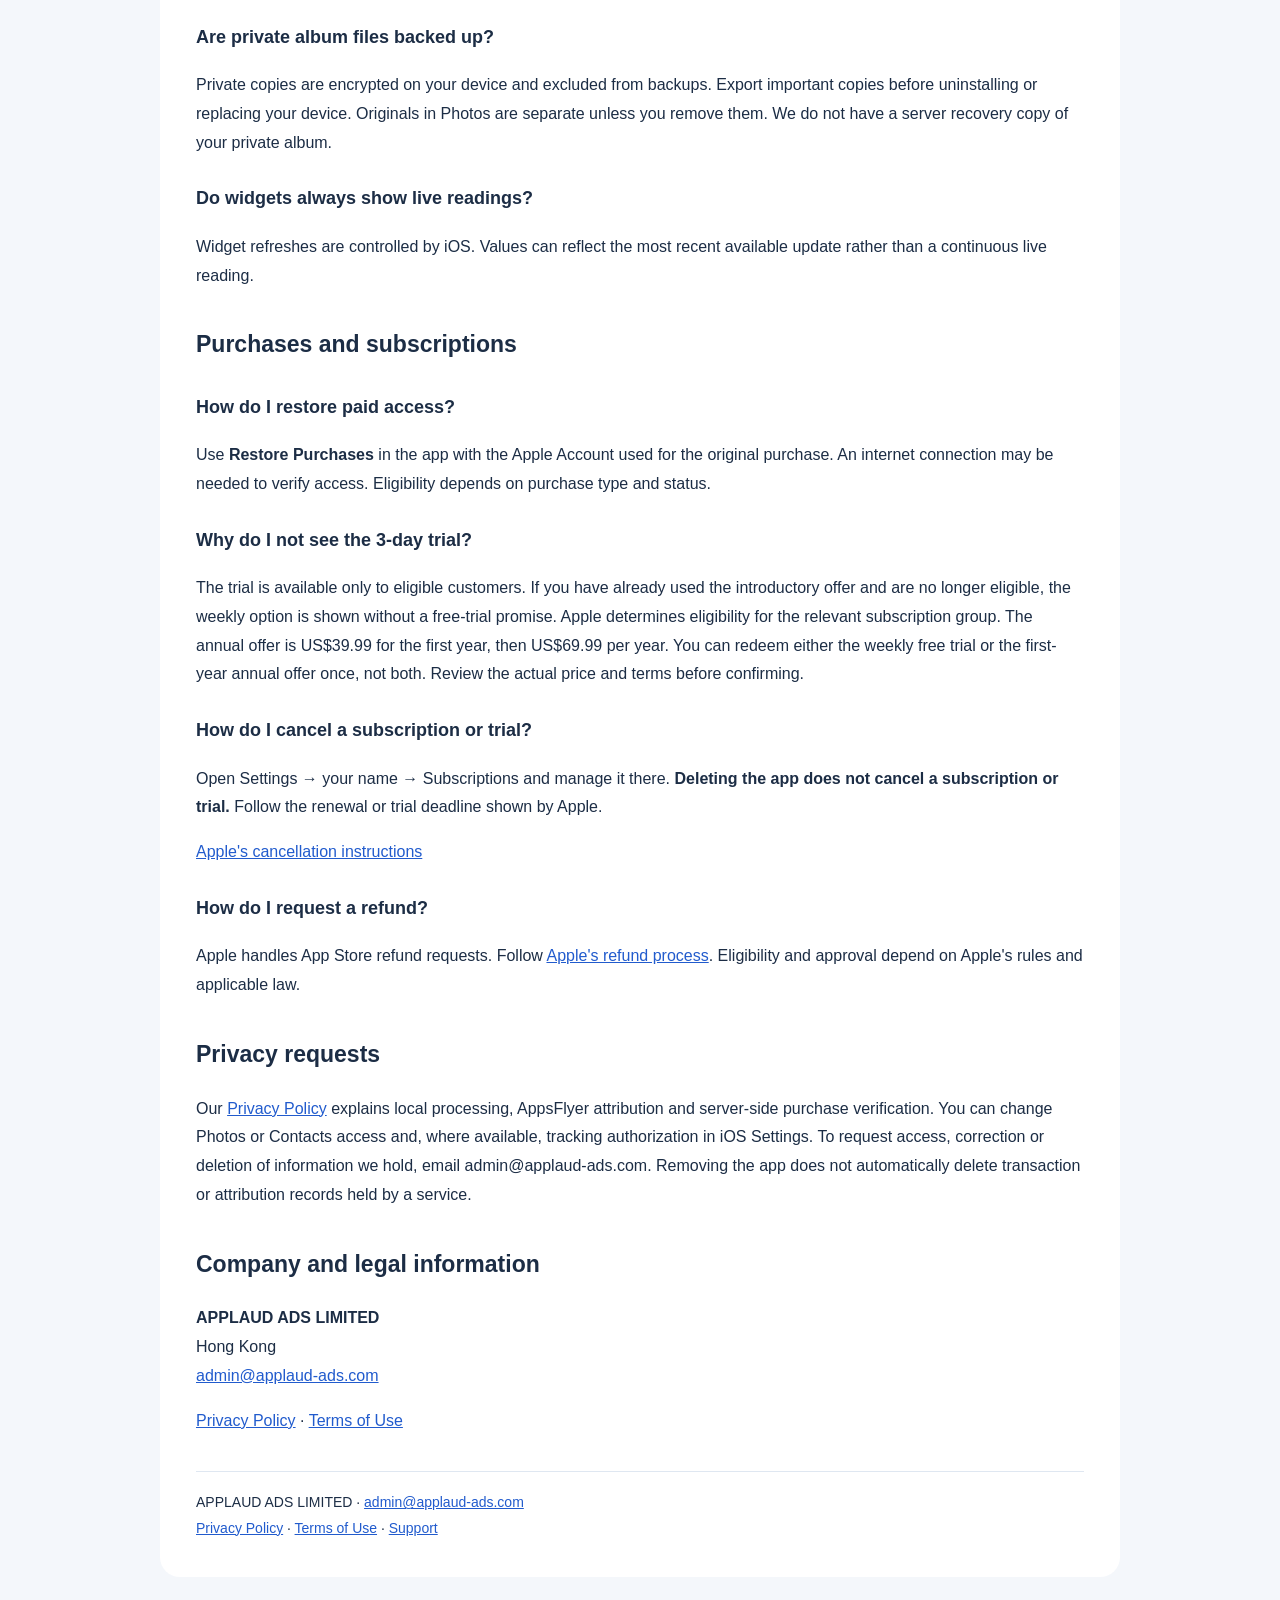
<file: support.html>
<!doctype html><html lang="en"><head><meta charset="utf-8"><meta name="viewport" content="width=device-width,initial-scale=1"><title>支持页 · Cleaner Kit</title><link rel="canonical" href="https://applaud-ads.com/support.html"><style>*{box-sizing:border-box}body{margin:0;background:#f4f7fb;color:#1c2d45;font:16px/1.8 -apple-system,BlinkMacSystemFont,"Segoe UI",sans-serif}main{max-width:960px;margin:28px auto;padding:36px;background:white;border-radius:20px}h1{font-size:34px;line-height:1.2}h2{font-size:23px;margin-top:34px}h3{font-size:18px;margin-top:25px}a{color:#215bcd}p,li{overflow-wrap:anywhere}table{display:block;overflow:auto;border-collapse:collapse;margin:20px 0;font-size:14px}th,td{min-width:170px;padding:12px;text-align:left;vertical-align:top;border-bottom:1px solid #dfe7f1}th{background:#eef4ff}details{background:#f1f5fc;padding:12px 18px;border-radius:10px}summary{cursor:pointer;font-weight:650}footer{border-top:1px solid #dfe7f1;margin-top:36px;padding-top:18px;font-size:14px}strong{font-weight:650}@media(max-width:600px){main{margin:0;padding:24px 18px;border-radius:0}h1{font-size:29px}}</style></head><body><main><details><summary>Contents</summary><ul><li><a href="#photo-cleanup">Photo cleanup</a></li><li><a href="#videos-live-photos-and-chat-media">Videos, Live Photos and chat media</a></li><li><a href="#contacts-and-private-copies">Contacts and private copies</a></li><li><a href="#purchases-and-subscriptions">Purchases and subscriptions</a></li><li><a href="#privacy-requests">Privacy requests</a></li><li><a href="#company-and-legal-information">Company and legal information</a></li></ul></details><h1 id="cleaner-kit-support">Cleaner Kit Support</h1>
<p>Need help with <strong>Cleaner Kit: Phone Boost&amp;Clean</strong>? Email <a href="mailto:admin@applaud-ads.com">admin@applaud-ads.com</a>.</p>
<p>Include your app version, iOS version and a short description of the issue. Send only the information needed; do not send passwords or unrelated private media.</p>
<h2 id="photo-cleanup">Photo cleanup</h2>
<h3 id="what-does-best-mean">What does Best mean?</h3>
<p>Best is a recommendation to help compare similar photos. You can change selections before confirming deletion. It does not lock a photo against your choices.</p>
<h3 id="does-swiping-left-immediately-delete-a-photo">Does swiping left immediately delete a photo?</h3>
<p>No. Left marks a photo for review; right keeps it. Review the marked list and confirm before removal. Any additional iOS confirmation also applies.</p>
<h3 id="why-has-free-space-not-changed-immediately">Why has free space not changed immediately?</h3>
<p>Apple Photos may retain removed items in Recently Deleted. Device storage can take time to update. Review Recently Deleted in Photos when you are ready. Permanent removal can affect recovery, and iCloud Photos can synchronize confirmed changes to other devices.</p>
<h3 id="why-are-some-photos-or-contacts-missing">Why are some photos or contacts missing?</h3>
<p>Check the app's access in iOS Settings. Limited access permits only selected items. Cloud-backed originals may need to be retrieved by Apple's services before an operation can complete.</p>
<h2 id="videos-live-photos-and-chat-media">Videos, Live Photos and chat media</h2>
<h3 id="does-video-compression-keep-the-original">Does video compression keep the original?</h3>
<p>Compression saves a separate copy. Review it before deciding whether to remove the original. Size and quality depend on the source and settings; some videos may not become smaller.</p>
<h3 id="does-converting-a-live-photo-remove-it">Does converting a Live Photo remove it?</h3>
<p>Conversion saves a still copy. Removing the original Live Photo is a separate choice.</p>
<h3 id="can-cleaner-kit-read-my-chats-or-clear-another-apps-cache">Can Cleaner Kit read my chats or clear another app's cache?</h3>
<p>Chat media tools organize images and videos already saved in your Photos library. They do not sign in to messaging services, read private conversations or clear another app's private cache.</p>
<h2 id="contacts-and-private-copies">Contacts and private copies</h2>
<h3 id="what-should-i-check-before-merging-contacts">What should I check before merging contacts?</h3>
<p>Review matching names, phone numbers and email addresses. Shared details can belong to different people. The local vCard backup includes accessible fields only; protected or account-specific fields may be unavailable.</p>
<h3 id="are-private-album-files-backed-up">Are private album files backed up?</h3>
<p>Private copies are encrypted on your device and excluded from backups. Export important copies before uninstalling or replacing your device. Originals in Photos are separate unless you remove them. We do not have a server recovery copy of your private album.</p>
<h3 id="do-widgets-always-show-live-readings">Do widgets always show live readings?</h3>
<p>Widget refreshes are controlled by iOS. Values can reflect the most recent available update rather than a continuous live reading.</p>
<h2 id="purchases-and-subscriptions">Purchases and subscriptions</h2>
<h3 id="how-do-i-restore-paid-access">How do I restore paid access?</h3>
<p>Use <strong>Restore Purchases</strong> in the app with the Apple Account used for the original purchase. An internet connection may be needed to verify access. Eligibility depends on purchase type and status.</p>
<h3 id="why-do-i-not-see-the-3-day-trial">Why do I not see the 3-day trial?</h3>
<p>The trial is available only to eligible customers. If you have already used the introductory offer and are no longer eligible, the weekly option is shown without a free-trial promise. Apple determines eligibility for the relevant subscription group. The annual offer is US$39.99 for the first year, then US$69.99 per year. You can redeem either the weekly free trial or the first-year annual offer once, not both. Review the actual price and terms before confirming.</p>
<h3 id="how-do-i-cancel-a-subscription-or-trial">How do I cancel a subscription or trial?</h3>
<p>Open Settings → your name → Subscriptions and manage it there. <strong>Deleting the app does not cancel a subscription or trial.</strong> Follow the renewal or trial deadline shown by Apple.</p>
<p><a href="https://support.apple.com/118428">Apple's cancellation instructions</a></p>
<h3 id="how-do-i-request-a-refund">How do I request a refund?</h3>
<p>Apple handles App Store refund requests. Follow <a href="https://support.apple.com/118223">Apple's refund process</a>. Eligibility and approval depend on Apple's rules and applicable law.</p>
<h2 id="privacy-requests">Privacy requests</h2>
<p>Our <a href="privacy-policy.html">Privacy Policy</a> explains local processing, AppsFlyer attribution and server-side purchase verification. You can change Photos or Contacts access and, where available, tracking authorization in iOS Settings. To request access, correction or deletion of information we hold, email admin@applaud-ads.com. Removing the app does not automatically delete transaction or attribution records held by a service.</p>
<h2 id="company-and-legal-information">Company and legal information</h2>
<p><strong>APPLAUD ADS LIMITED</strong><br />
Hong Kong<br />
<a href="mailto:admin@applaud-ads.com">admin@applaud-ads.com</a></p>
<p><a href="privacy-policy.html">Privacy Policy</a> · <a href="terms-of-use.html">Terms of Use</a></p><footer>APPLAUD ADS LIMITED · <a href="mailto:admin@applaud-ads.com">admin@applaud-ads.com</a><br><a href="privacy-policy.html">Privacy Policy</a> · <a href="terms-of-use.html">Terms of Use</a> · <a href="support.html">Support</a></footer></main></body></html>
</file>
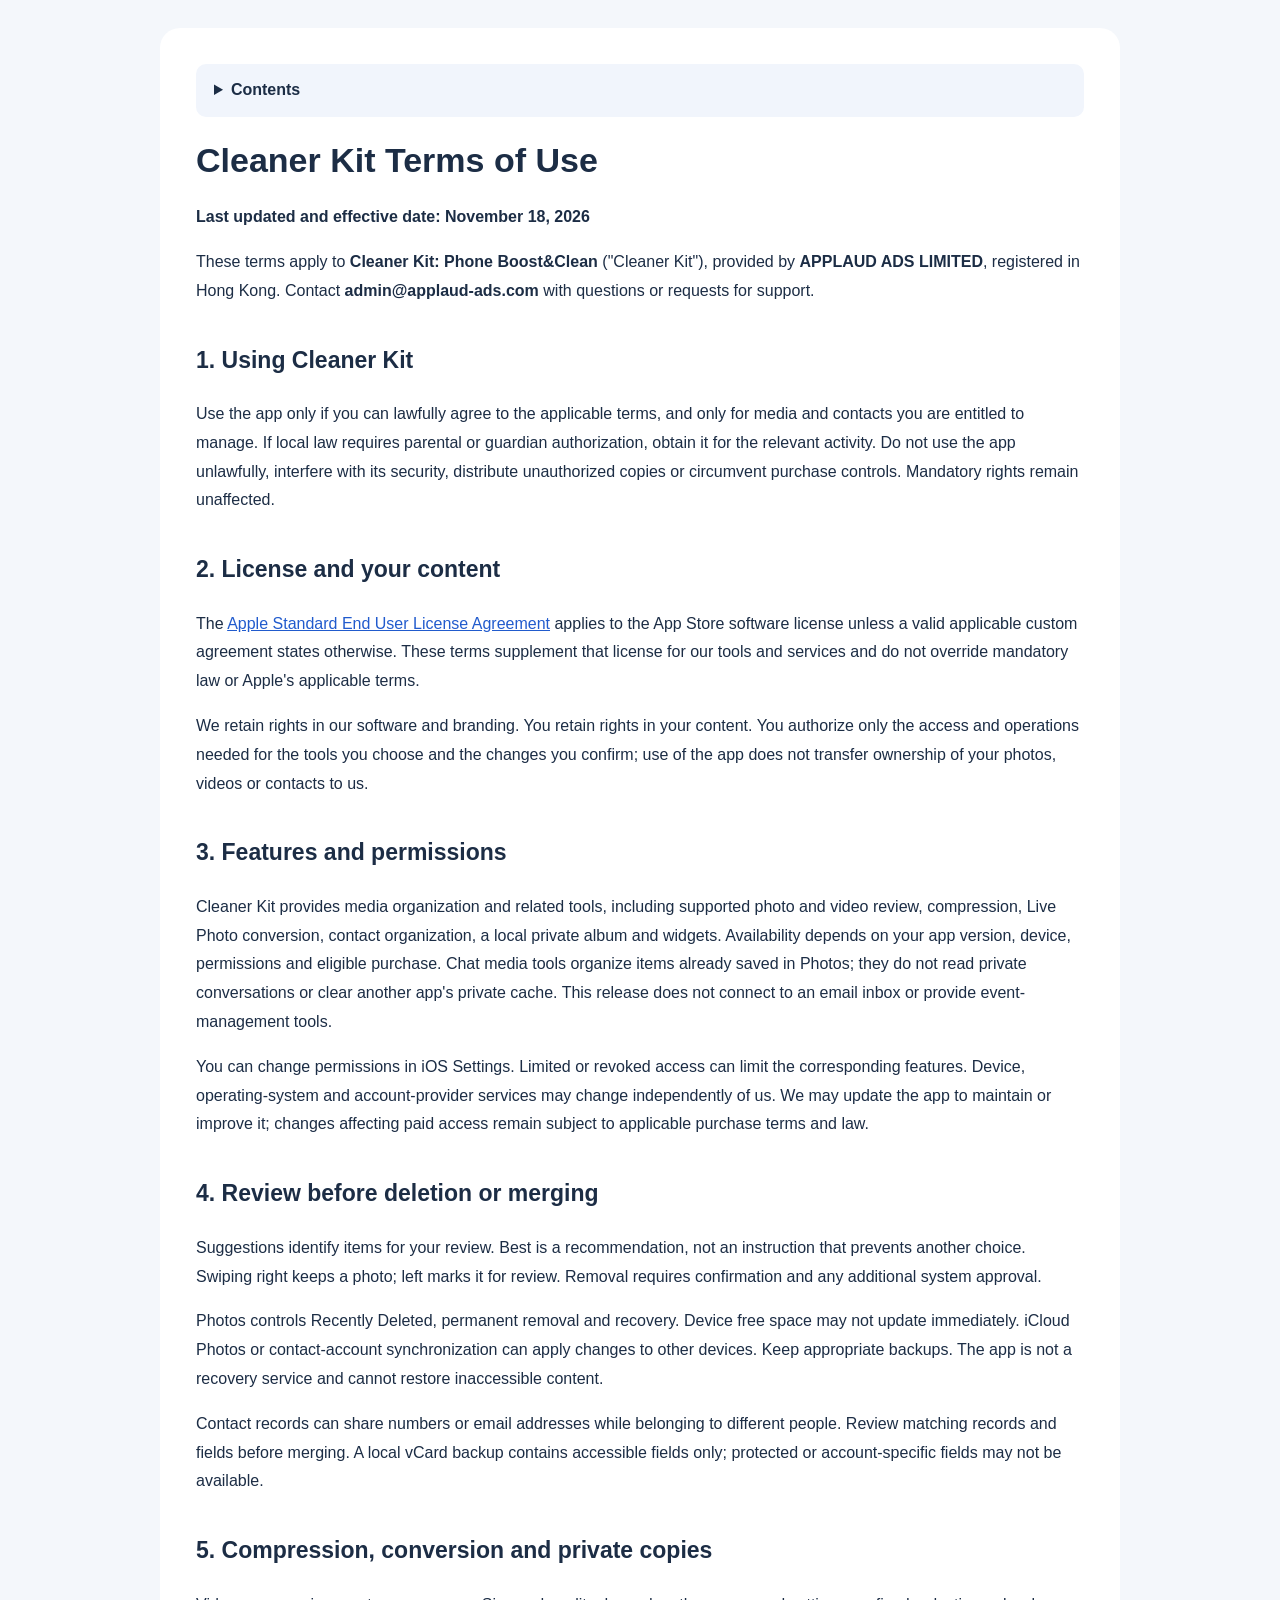
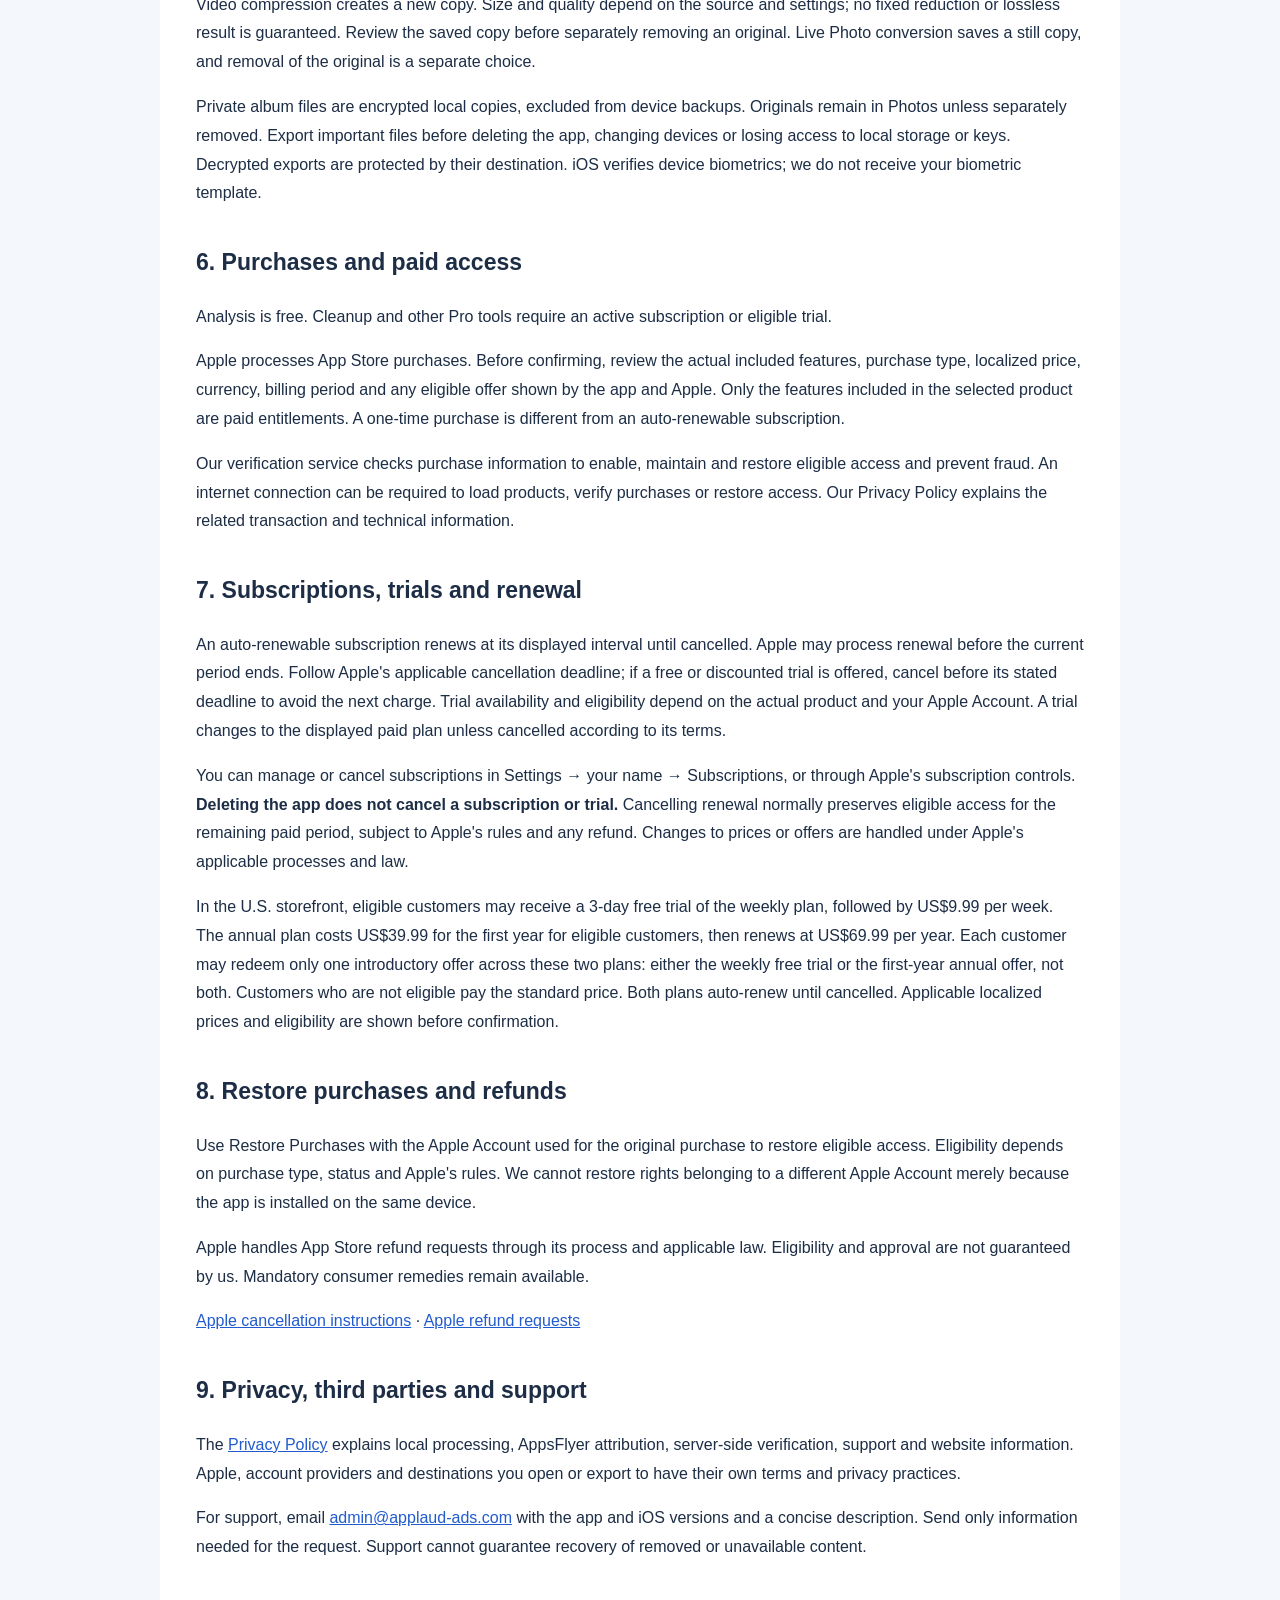
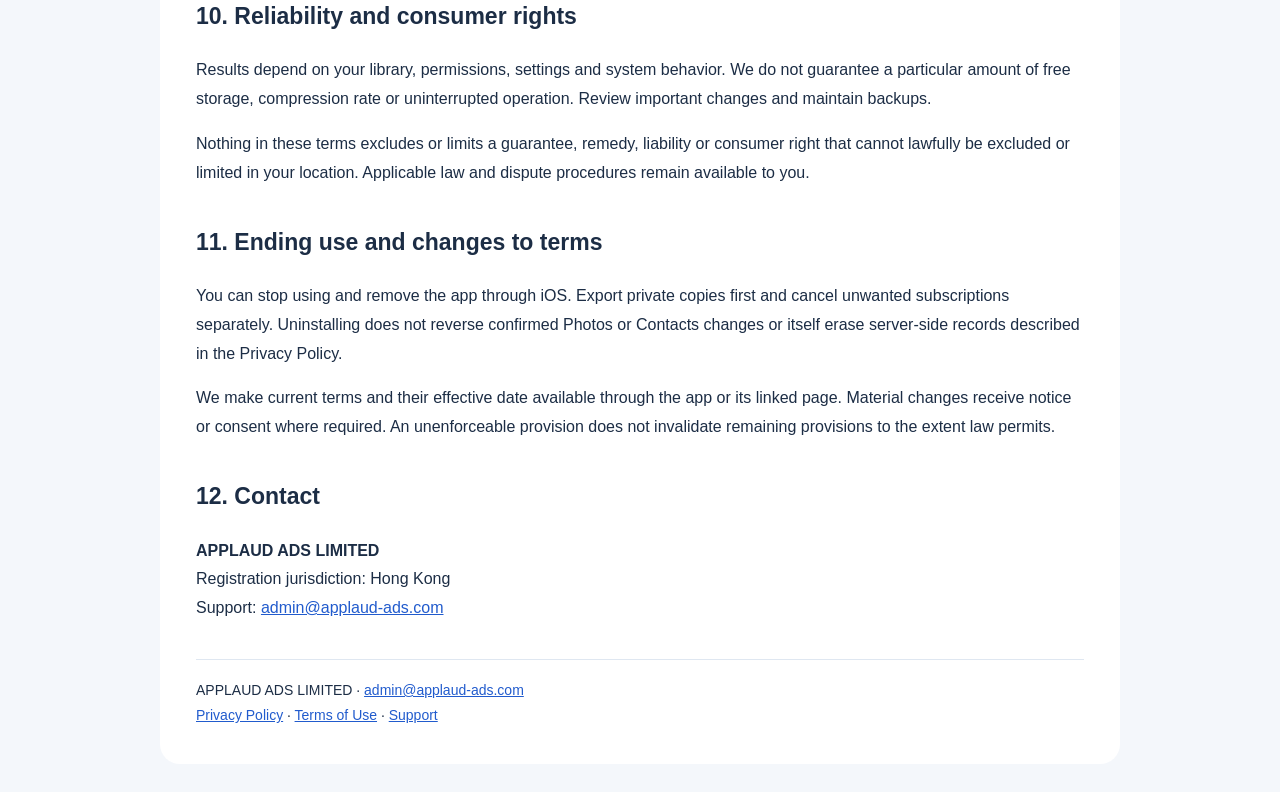
<file: terms-of-use.html>
<!doctype html><html lang="en"><head><meta charset="utf-8"><meta name="viewport" content="width=device-width,initial-scale=1"><title>使用条款 · Cleaner Kit</title><link rel="canonical" href="https://applaud-ads.com/terms-of-use.html"><style>*{box-sizing:border-box}body{margin:0;background:#f4f7fb;color:#1c2d45;font:16px/1.8 -apple-system,BlinkMacSystemFont,"Segoe UI",sans-serif}main{max-width:960px;margin:28px auto;padding:36px;background:white;border-radius:20px}h1{font-size:34px;line-height:1.2}h2{font-size:23px;margin-top:34px}h3{font-size:18px;margin-top:25px}a{color:#215bcd}p,li{overflow-wrap:anywhere}table{display:block;overflow:auto;border-collapse:collapse;margin:20px 0;font-size:14px}th,td{min-width:170px;padding:12px;text-align:left;vertical-align:top;border-bottom:1px solid #dfe7f1}th{background:#eef4ff}details{background:#f1f5fc;padding:12px 18px;border-radius:10px}summary{cursor:pointer;font-weight:650}footer{border-top:1px solid #dfe7f1;margin-top:36px;padding-top:18px;font-size:14px}strong{font-weight:650}@media(max-width:600px){main{margin:0;padding:24px 18px;border-radius:0}h1{font-size:29px}}</style></head><body><main><details><summary>Contents</summary><ul><li><a href="#1-using-cleaner-kit">1. Using Cleaner Kit</a></li><li><a href="#2-license-and-your-content">2. License and your content</a></li><li><a href="#3-features-and-permissions">3. Features and permissions</a></li><li><a href="#4-review-before-deletion-or-merging">4. Review before deletion or merging</a></li><li><a href="#5-compression-conversion-and-private-copies">5. Compression, conversion and private copies</a></li><li><a href="#6-purchases-and-paid-access">6. Purchases and paid access</a></li><li><a href="#7-subscriptions-trials-and-renewal">7. Subscriptions, trials and renewal</a></li><li><a href="#8-restore-purchases-and-refunds">8. Restore purchases and refunds</a></li><li><a href="#9-privacy-third-parties-and-support">9. Privacy, third parties and support</a></li><li><a href="#10-reliability-and-consumer-rights">10. Reliability and consumer rights</a></li><li><a href="#11-ending-use-and-changes-to-terms">11. Ending use and changes to terms</a></li><li><a href="#12-contact">12. Contact</a></li></ul></details><h1 id="cleaner-kit-terms-of-use">Cleaner Kit Terms of Use</h1>
<p><strong>Last updated and effective date: November 18, 2026</strong></p>
<p>These terms apply to <strong>Cleaner Kit: Phone Boost&amp;Clean</strong> ("Cleaner Kit"), provided by <strong>APPLAUD ADS LIMITED</strong>, registered in Hong Kong. Contact <strong>admin@applaud-ads.com</strong> with questions or requests for support.</p>
<h2 id="1-using-cleaner-kit">1. Using Cleaner Kit</h2>
<p>Use the app only if you can lawfully agree to the applicable terms, and only for media and contacts you are entitled to manage. If local law requires parental or guardian authorization, obtain it for the relevant activity. Do not use the app unlawfully, interfere with its security, distribute unauthorized copies or circumvent purchase controls. Mandatory rights remain unaffected.</p>
<h2 id="2-license-and-your-content">2. License and your content</h2>
<p>The <a href="https://www.apple.com/legal/internet-services/itunes/dev/stdeula/">Apple Standard End User License Agreement</a> applies to the App Store software license unless a valid applicable custom agreement states otherwise. These terms supplement that license for our tools and services and do not override mandatory law or Apple's applicable terms.</p>
<p>We retain rights in our software and branding. You retain rights in your content. You authorize only the access and operations needed for the tools you choose and the changes you confirm; use of the app does not transfer ownership of your photos, videos or contacts to us.</p>
<h2 id="3-features-and-permissions">3. Features and permissions</h2>
<p>Cleaner Kit provides media organization and related tools, including supported photo and video review, compression, Live Photo conversion, contact organization, a local private album and widgets. Availability depends on your app version, device, permissions and eligible purchase. Chat media tools organize items already saved in Photos; they do not read private conversations or clear another app's private cache. This release does not connect to an email inbox or provide event-management tools.</p>
<p>You can change permissions in iOS Settings. Limited or revoked access can limit the corresponding features. Device, operating-system and account-provider services may change independently of us. We may update the app to maintain or improve it; changes affecting paid access remain subject to applicable purchase terms and law.</p>
<h2 id="4-review-before-deletion-or-merging">4. Review before deletion or merging</h2>
<p>Suggestions identify items for your review. Best is a recommendation, not an instruction that prevents another choice. Swiping right keeps a photo; left marks it for review. Removal requires confirmation and any additional system approval.</p>
<p>Photos controls Recently Deleted, permanent removal and recovery. Device free space may not update immediately. iCloud Photos or contact-account synchronization can apply changes to other devices. Keep appropriate backups. The app is not a recovery service and cannot restore inaccessible content.</p>
<p>Contact records can share numbers or email addresses while belonging to different people. Review matching records and fields before merging. A local vCard backup contains accessible fields only; protected or account-specific fields may not be available.</p>
<h2 id="5-compression-conversion-and-private-copies">5. Compression, conversion and private copies</h2>
<p>Video compression creates a new copy. Size and quality depend on the source and settings; no fixed reduction or lossless result is guaranteed. Review the saved copy before separately removing an original. Live Photo conversion saves a still copy, and removal of the original is a separate choice.</p>
<p>Private album files are encrypted local copies, excluded from device backups. Originals remain in Photos unless separately removed. Export important files before deleting the app, changing devices or losing access to local storage or keys. Decrypted exports are protected by their destination. iOS verifies device biometrics; we do not receive your biometric template.</p>
<h2 id="6-purchases-and-paid-access">6. Purchases and paid access</h2>
<p>Analysis is free. Cleanup and other Pro tools require an active subscription or eligible trial.</p>
<p>Apple processes App Store purchases. Before confirming, review the actual included features, purchase type, localized price, currency, billing period and any eligible offer shown by the app and Apple. Only the features included in the selected product are paid entitlements. A one-time purchase is different from an auto-renewable subscription.</p>
<p>Our verification service checks purchase information to enable, maintain and restore eligible access and prevent fraud. An internet connection can be required to load products, verify purchases or restore access. Our Privacy Policy explains the related transaction and technical information.</p>
<h2 id="7-subscriptions-trials-and-renewal">7. Subscriptions, trials and renewal</h2>
<p>An auto-renewable subscription renews at its displayed interval until cancelled. Apple may process renewal before the current period ends. Follow Apple's applicable cancellation deadline; if a free or discounted trial is offered, cancel before its stated deadline to avoid the next charge. Trial availability and eligibility depend on the actual product and your Apple Account. A trial changes to the displayed paid plan unless cancelled according to its terms.</p>
<p>You can manage or cancel subscriptions in Settings → your name → Subscriptions, or through Apple's subscription controls. <strong>Deleting the app does not cancel a subscription or trial.</strong> Cancelling renewal normally preserves eligible access for the remaining paid period, subject to Apple's rules and any refund. Changes to prices or offers are handled under Apple's applicable processes and law.</p>
<p>In the U.S. storefront, eligible customers may receive a 3-day free trial of the weekly plan, followed by US$9.99 per week. The annual plan costs US$39.99 for the first year for eligible customers, then renews at US$69.99 per year. Each customer may redeem only one introductory offer across these two plans: either the weekly free trial or the first-year annual offer, not both. Customers who are not eligible pay the standard price. Both plans auto-renew until cancelled. Applicable localized prices and eligibility are shown before confirmation.</p>
<h2 id="8-restore-purchases-and-refunds">8. Restore purchases and refunds</h2>
<p>Use Restore Purchases with the Apple Account used for the original purchase to restore eligible access. Eligibility depends on purchase type, status and Apple's rules. We cannot restore rights belonging to a different Apple Account merely because the app is installed on the same device.</p>
<p>Apple handles App Store refund requests through its process and applicable law. Eligibility and approval are not guaranteed by us. Mandatory consumer remedies remain available.</p>
<p><a href="https://support.apple.com/118428">Apple cancellation instructions</a> · <a href="https://support.apple.com/118223">Apple refund requests</a></p>
<h2 id="9-privacy-third-parties-and-support">9. Privacy, third parties and support</h2>
<p>The <a href="privacy-policy.html">Privacy Policy</a> explains local processing, AppsFlyer attribution, server-side verification, support and website information. Apple, account providers and destinations you open or export to have their own terms and privacy practices.</p>
<p>For support, email <a href="mailto:admin@applaud-ads.com">admin@applaud-ads.com</a> with the app and iOS versions and a concise description. Send only information needed for the request. Support cannot guarantee recovery of removed or unavailable content.</p>
<h2 id="10-reliability-and-consumer-rights">10. Reliability and consumer rights</h2>
<p>Results depend on your library, permissions, settings and system behavior. We do not guarantee a particular amount of free storage, compression rate or uninterrupted operation. Review important changes and maintain backups.</p>
<p>Nothing in these terms excludes or limits a guarantee, remedy, liability or consumer right that cannot lawfully be excluded or limited in your location. Applicable law and dispute procedures remain available to you.</p>
<h2 id="11-ending-use-and-changes-to-terms">11. Ending use and changes to terms</h2>
<p>You can stop using and remove the app through iOS. Export private copies first and cancel unwanted subscriptions separately. Uninstalling does not reverse confirmed Photos or Contacts changes or itself erase server-side records described in the Privacy Policy.</p>
<p>We make current terms and their effective date available through the app or its linked page. Material changes receive notice or consent where required. An unenforceable provision does not invalidate remaining provisions to the extent law permits.</p>
<h2 id="12-contact">12. Contact</h2>
<p><strong>APPLAUD ADS LIMITED</strong><br />
Registration jurisdiction: Hong Kong<br />
Support: <a href="mailto:admin@applaud-ads.com">admin@applaud-ads.com</a></p><footer>APPLAUD ADS LIMITED · <a href="mailto:admin@applaud-ads.com">admin@applaud-ads.com</a><br><a href="privacy-policy.html">Privacy Policy</a> · <a href="terms-of-use.html">Terms of Use</a> · <a href="support.html">Support</a></footer></main></body></html>
</file>
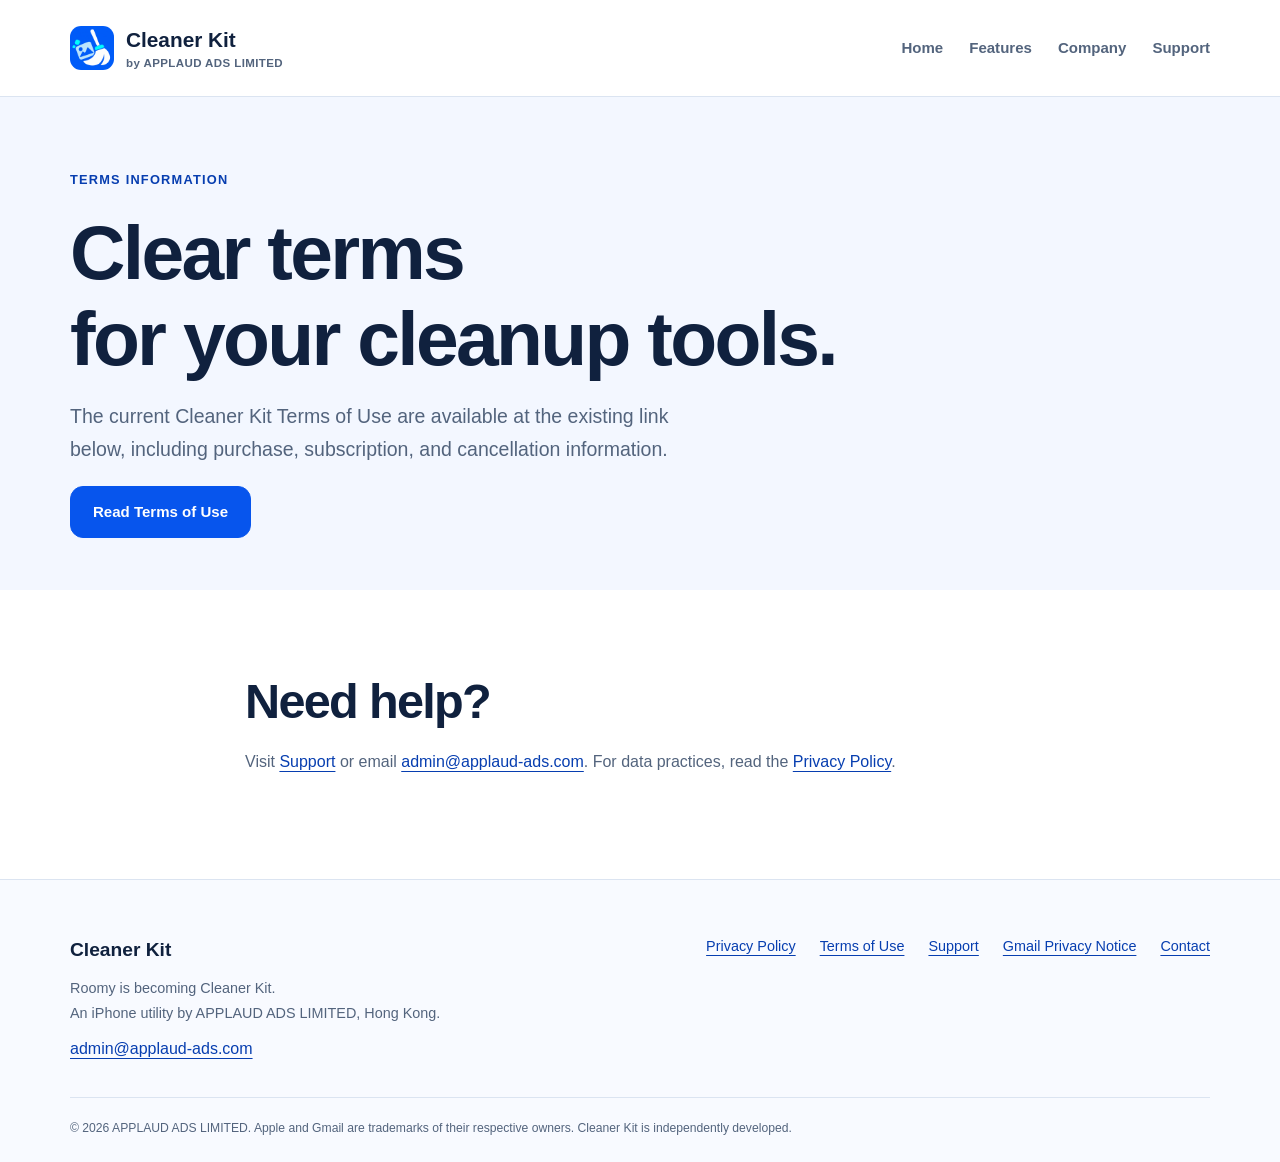
<file: terms.html>
<!doctype html>
<html lang="en">
<head>
  <meta charset="utf-8">
  <meta name="viewport" content="width=device-width, initial-scale=1">
  <title>Terms Information — Cleaner Kit &amp; Roomy</title>
  <meta name="description" content="Read the current Terms of Use for Cleaner Kit by APPLAUD ADS LIMITED.">
  <meta name="theme-color" content="#0755ed">
  <link rel="canonical" href="https://applaud-ads.com/terms.html">
  <link rel="icon" type="image/png" href="favicon.png">
  <link rel="apple-touch-icon" href="cleaner-kit-icon.png">
  <link rel="stylesheet" href="site.css?v=20261119">
  <meta property="og:type" content="website">
  <meta property="og:site_name" content="Cleaner Kit · APPLAUD ADS LIMITED">
  <meta property="og:title" content="Terms Information — Cleaner Kit &amp; Roomy">
  <meta property="og:description" content="Read the current Terms of Use for Cleaner Kit by APPLAUD ADS LIMITED.">
  <meta property="og:image" content="https://applaud-ads.com/cleaner-kit-icon.png">
</head>
<body id="top">
  <a class="skip" href="#main">Skip to content</a>
  <header class="header"><div class="wrap header-inner">
    <a class="brand" href="index.html"><img src="cleaner-kit-icon.png" alt="" width="44" height="44"><span>Cleaner Kit<small>by APPLAUD ADS LIMITED</small></span></a>
    <nav aria-label="Main navigation"><a href="index.html">Home</a><a href="products.html">Features</a><a href="about.html">Company</a><a href="support.html">Support</a></nav>
  </div></header>
  <main id="main" class=""><section class="page-hero"><div class="wrap"><p class="eyebrow">Terms information</p><h1>Clear terms<br>for your cleanup tools.</h1><p class="lead">The current Cleaner Kit Terms of Use are available at the existing link below, including purchase, subscription, and cancellation information.</p><a class="button" href="terms-of-use.html">Read Terms of Use</a></div></section><section class="section"><div class="wrap narrow"><h2>Need help?</h2><p>Visit <a href="support.html">Support</a> or email <a href="mailto:admin@applaud-ads.com">admin@applaud-ads.com</a>. For data practices, read the <a href="privacy-policy.html">Privacy Policy</a>.</p></div></section></main>
  <footer class="footer"><div class="wrap footer-grid">
    <div><strong>Cleaner Kit</strong><p>Roomy is becoming Cleaner Kit.<br>An iPhone utility by APPLAUD ADS LIMITED, Hong Kong.</p><a href="mailto:admin@applaud-ads.com">admin@applaud-ads.com</a></div>
    <nav aria-label="Legal and support"><a href="privacy-policy.html">Privacy Policy</a><a href="terms-of-use.html">Terms of Use</a><a href="support.html">Support</a><a href="gmail-privacy.html">Gmail Privacy Notice</a><a href="contact.html">Contact</a></nav>
  </div><div class="wrap copyright">© 2026 APPLAUD ADS LIMITED. Apple and Gmail are trademarks of their respective owners. Cleaner Kit is independently developed.</div></footer>
</body>
</html>
</file>
<file: site.css>
/* 统一新官网的视觉配置。 / Shared visual tokens for the updated website. */
:root {
  --blue: #0755ed;
  --blue-dark: #073eb0;
  --ink: #10213e;
  --muted: #53647d;
  --line: #dbe4f1;
  --wash: #f3f7ff;
  --surface: #ffffff;
  --radius: 24px;
  --width: 1140px;
  --font: -apple-system, BlinkMacSystemFont, "Segoe UI", Arial, sans-serif;
}
* { box-sizing: border-box; }
html { scroll-behavior: smooth; -webkit-text-size-adjust: 100%; color-scheme: light; }
body { margin: 0; font: 1rem/1.7 var(--font); color: var(--ink); background: var(--surface); }
img { display: block; max-width: 100%; height: auto; }
a { color: var(--blue-dark); text-underline-offset: 4px; }
a:hover { color: var(--blue); }
p { margin: 0 0 1.25rem; color: var(--muted); }
h1, h2, h3 { margin: 0 0 1.2rem; line-height: 1.12; letter-spacing: -.035em; }
h1 { font-size: clamp(2.9rem, 6vw, 5.4rem); font-weight: 750; }
h2 { font-size: clamp(2rem, 3.8vw, 3.35rem); font-weight: 720; }
h3 { font-size: 1.5rem; letter-spacing: -.025em; }
address { font-style: normal; margin-bottom: 1.25rem; }
strong { color: var(--ink); }
code { font-size: .95rem; overflow-wrap: anywhere; }
:focus-visible { outline: 3px solid #14afb9; outline-offset: 5px; border-radius: 4px; }
[id] { scroll-margin-top: 28px; }
.wrap { width: min(calc(100% - 64px), var(--width)); margin-inline: auto; }
.narrow { max-width: 790px; }
.skip { position: absolute; top: -100px; left: 16px; padding: 10px 18px; z-index: 10; background: white; }
.skip:focus { top: 12px; }
.header { border-bottom: 1px solid var(--line); background: white; }
.header-inner { min-height: 96px; display: flex; align-items: center; justify-content: space-between; gap: 28px; }
.brand { display: inline-flex; align-items: center; gap: 12px; text-decoration: none; color: var(--ink); font-size: 1.3rem; font-weight: 750; line-height: 1.3; }
.brand img { width: 44px; height: 44px; border-radius: 11px; }
.brand small { display: block; margin-top: 3px; font-size: .72rem; letter-spacing: .035em; font-weight: 600; color: var(--muted); }
.header nav { display: flex; flex-wrap: wrap; align-items: center; gap: 26px; }
.header nav a { text-decoration: none; font-size: .94rem; font-weight: 600; color: var(--muted); padding: 10px 0; }
.header nav a[aria-current] { color: var(--blue); }
.hero { padding: 76px 0 44px; background: linear-gradient(160deg, #fff 32%, #edf4ff 100%); }
.hero-grid { display: grid; grid-template-columns: 1.25fr .8fr; gap: 72px; align-items: center; }
.eyebrow { margin-bottom: 18px; color: var(--blue-dark); font-size: .8rem; letter-spacing: .095em; text-transform: uppercase; font-weight: 750; }
.lead { max-width: 620px; font-size: 1.22rem; line-height: 1.7; }
.actions { display: flex; gap: 12px; flex-wrap: wrap; margin: 28px 0 20px; }
.button { display: inline-flex; align-items: center; justify-content: center; min-height: 50px; padding: 12px 22px; border: 1px solid var(--blue); border-radius: 13px; color: white; background: var(--blue); text-decoration: none; text-align: center; font-size: .94rem; font-weight: 650; }
.button:hover { background: var(--blue-dark); color: white; }
.button.secondary { background: white; border-color: #c7d6ed; color: var(--ink); }
.button.secondary:hover { border-color: var(--blue); color: var(--blue); }
.fine { font-size: .84rem; max-width: 520px; }
.brand-art { text-align: center; padding: 12px; }
.brand-art img { width: 330px; margin: 0 auto 22px; border-radius: 25%; box-shadow: 0 30px 70px #0755ed24; }
.brand-art p { font-size: .86rem; color: var(--blue-dark); }
.release { margin-top: 42px; border-top: 1px solid #cedcf2; padding-top: 22px; font-size: .88rem; line-height: 1.7; color: var(--muted); }
.release strong { margin-right: 5px; }
.section { padding: 84px 0; border-bottom: 1px solid var(--line); }
.section-intro { max-width: 640px; margin-bottom: 38px; }
.section-intro p:last-child { margin-bottom: 0; }
.features { display: grid; grid-template-columns: repeat(3, minmax(0, 1fr)); gap: 22px; }
.feature { padding: 30px; border: 1px solid var(--line); border-radius: var(--radius); background: white; }
.feature h2 { font-size: 1.65rem; }
.feature h3 { max-width: 14ch; }
.feature p:last-child { margin-bottom: 0; }
.feature p { font-size: .98rem; }
.feature .eyebrow { font-size: .76rem; }
.section-end { margin: 28px 0 0; }
.text-link { display: inline-block; font-weight: 650; }
.principles { display: grid; grid-template-columns: .9fr 1.1fr; gap: 80px; }
.principles h3:not(:first-child) { margin-top: 32px; }
.mail-section { background: var(--wash); }
.mail-grid { display: grid; grid-template-columns: 1fr .9fr; gap: 90px; align-items: start; }
.badge { display: inline-block; border: 1px solid #bed2f6; padding: 6px 12px; background: #e6efff; color: var(--blue-dark); font-size: .78rem; font-weight: 700; border-radius: 99px; margin-bottom: 24px; }
.mail-points { border-top: 1px solid #cbdaf0; }
.mail-points > div { padding: 24px 0; border-bottom: 1px solid #cbdaf0; }
.mail-points strong { font-size: 1.12rem; }
.mail-points p { margin: 8px 0 0; }
.final-callout { max-width: 800px; text-align: center; }
.final-callout .actions { justify-content: center; }
.final-callout .button { margin-top: 8px; }
.page-hero { padding: 72px 0 52px; background: var(--wash); }
.page-hero h1 { max-width: 900px; }
.notice { border: 1px solid #c7d9f5; border-radius: 18px; padding: 26px; background: var(--wash); margin: 30px 0; }
.notice p { margin-top: 12px; }
.notice p:last-child { margin-bottom: 0; }
.reading { padding: 64px 0 76px; }
.reading h1 { font-size: clamp(2.6rem, 5vw, 4rem); }
.reading h2 { font-size: 1.7rem; line-height: 1.25; margin-top: 42px; }
.reading .date { font-size: .9rem; }
.reading p { overflow-wrap: anywhere; }
.footer { padding: 54px 0 24px; background: #f8faff; }
.footer-grid { display: grid; grid-template-columns: 1fr 1fr; gap: 40px; }
.footer strong { font-size: 1.2rem; }
.footer p { font-size: .9rem; margin: 10px 0; }
.footer nav { display: flex; flex-wrap: wrap; gap: 12px 24px; align-content: start; justify-content: flex-end; font-size: .9rem; }
.copyright { margin-top: 34px; padding-top: 20px; border-top: 1px solid var(--line); font-size: .76rem; color: var(--muted); }
@media (max-width: 900px) {
  .hero-grid { gap: 32px; grid-template-columns: 1.2fr .8fr; }
  .brand-art img { width: 265px; }
  .features { grid-template-columns: repeat(2, minmax(0, 1fr)); }
  .principles, .mail-grid { gap: 42px; }
  .header nav { gap: 18px; }
}
@media (max-width: 650px) {
  .wrap { width: calc(100% - 36px); }
  .header-inner { flex-direction: column; align-items: flex-start; gap: 6px; padding-block: 18px 10px; }
  .header nav { width: 100%; gap: 24px; }
  .header nav a { font-size: .88rem; }
  .hero, .page-hero { padding-top: 42px; }
  .hero-grid, .principles, .mail-grid, .features, .footer-grid { grid-template-columns: 1fr; }
  .hero-grid { gap: 28px; }
  .lead { font-size: 1.1rem; }
  .brand-art { padding: 12px 0 0; }
  .brand-art img { width: 200px; }
  .release { margin-top: 22px; }
  .section { padding: 52px 0; }
  .feature { padding: 25px; }
  .feature h3 { max-width: none; }
  .principles { gap: 24px; }
  .mail-grid { gap: 30px; }
  .footer nav { justify-content: flex-start; }
  .reading { padding-block: 42px; }
  .notice { padding: 20px; }
  .button { padding-inline: 17px; }
}
@media (prefers-reduced-motion: reduce) { html { scroll-behavior: auto; } }
</file>
